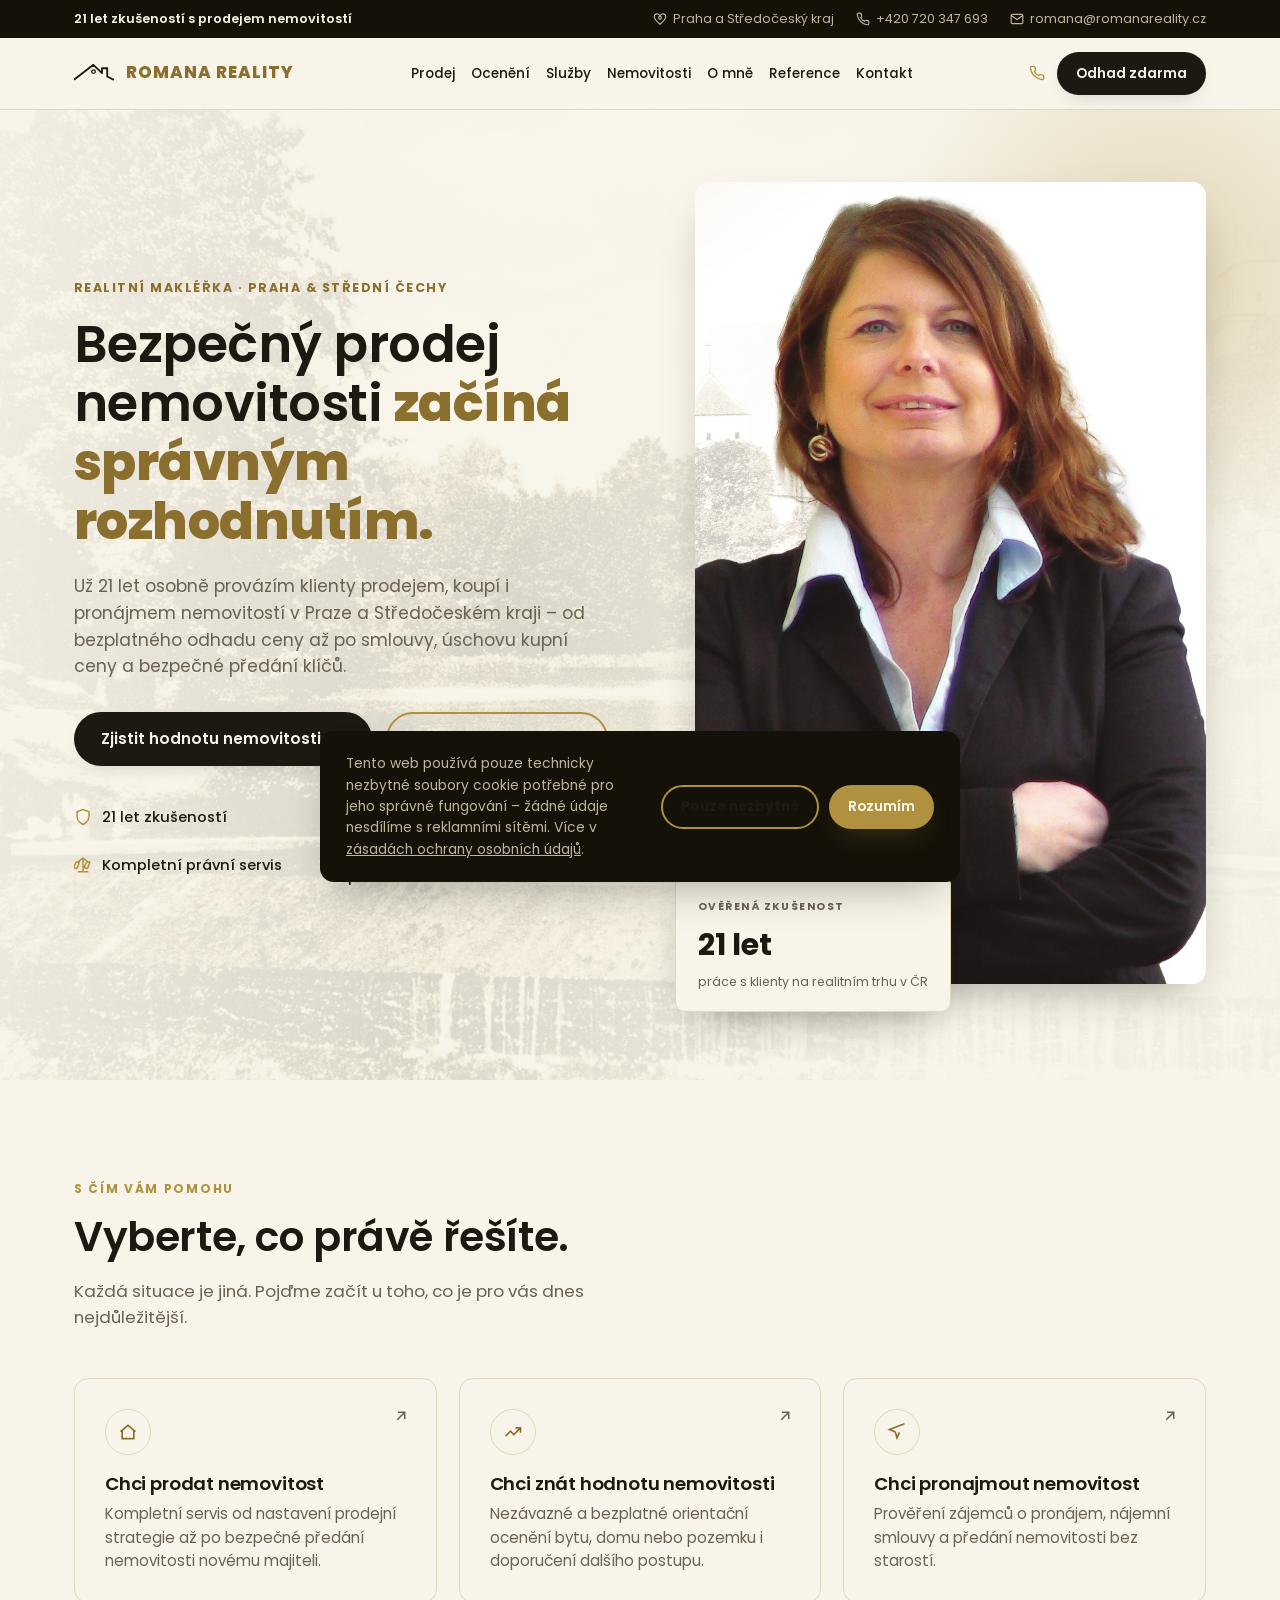
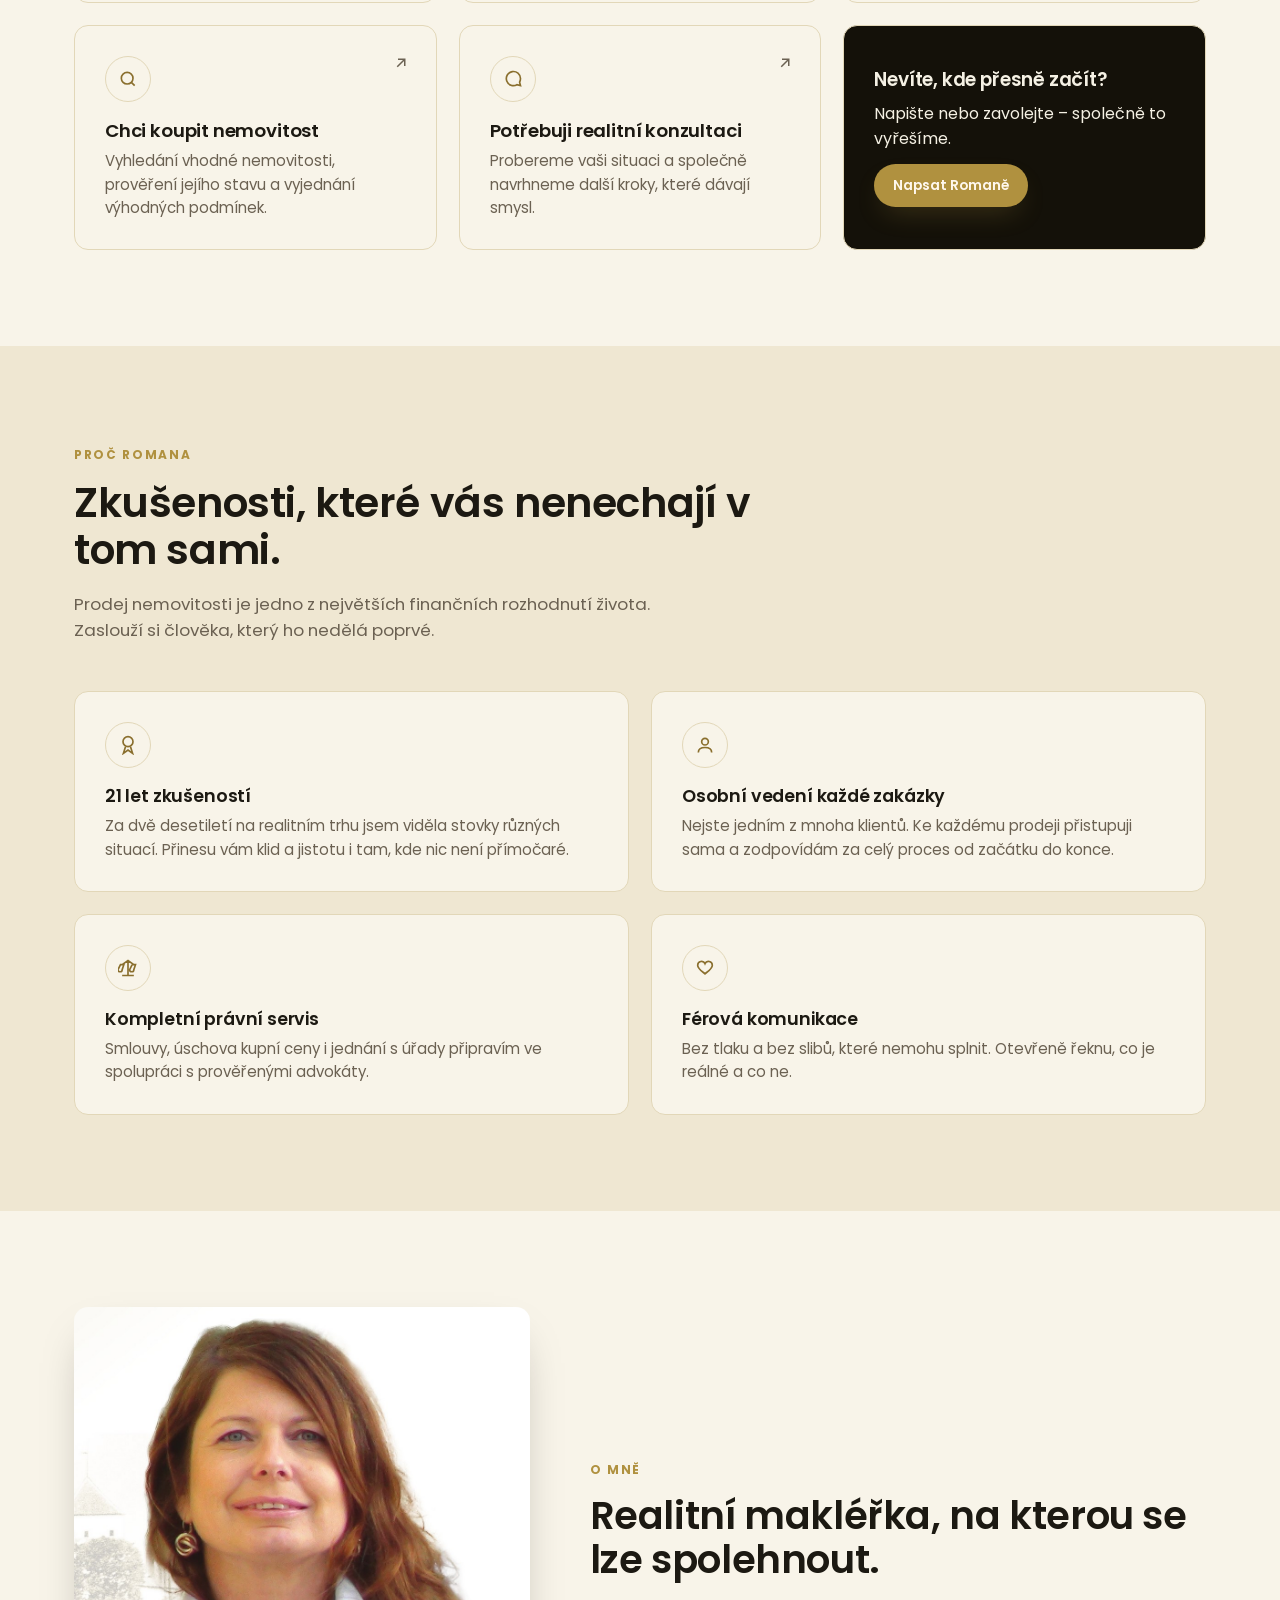
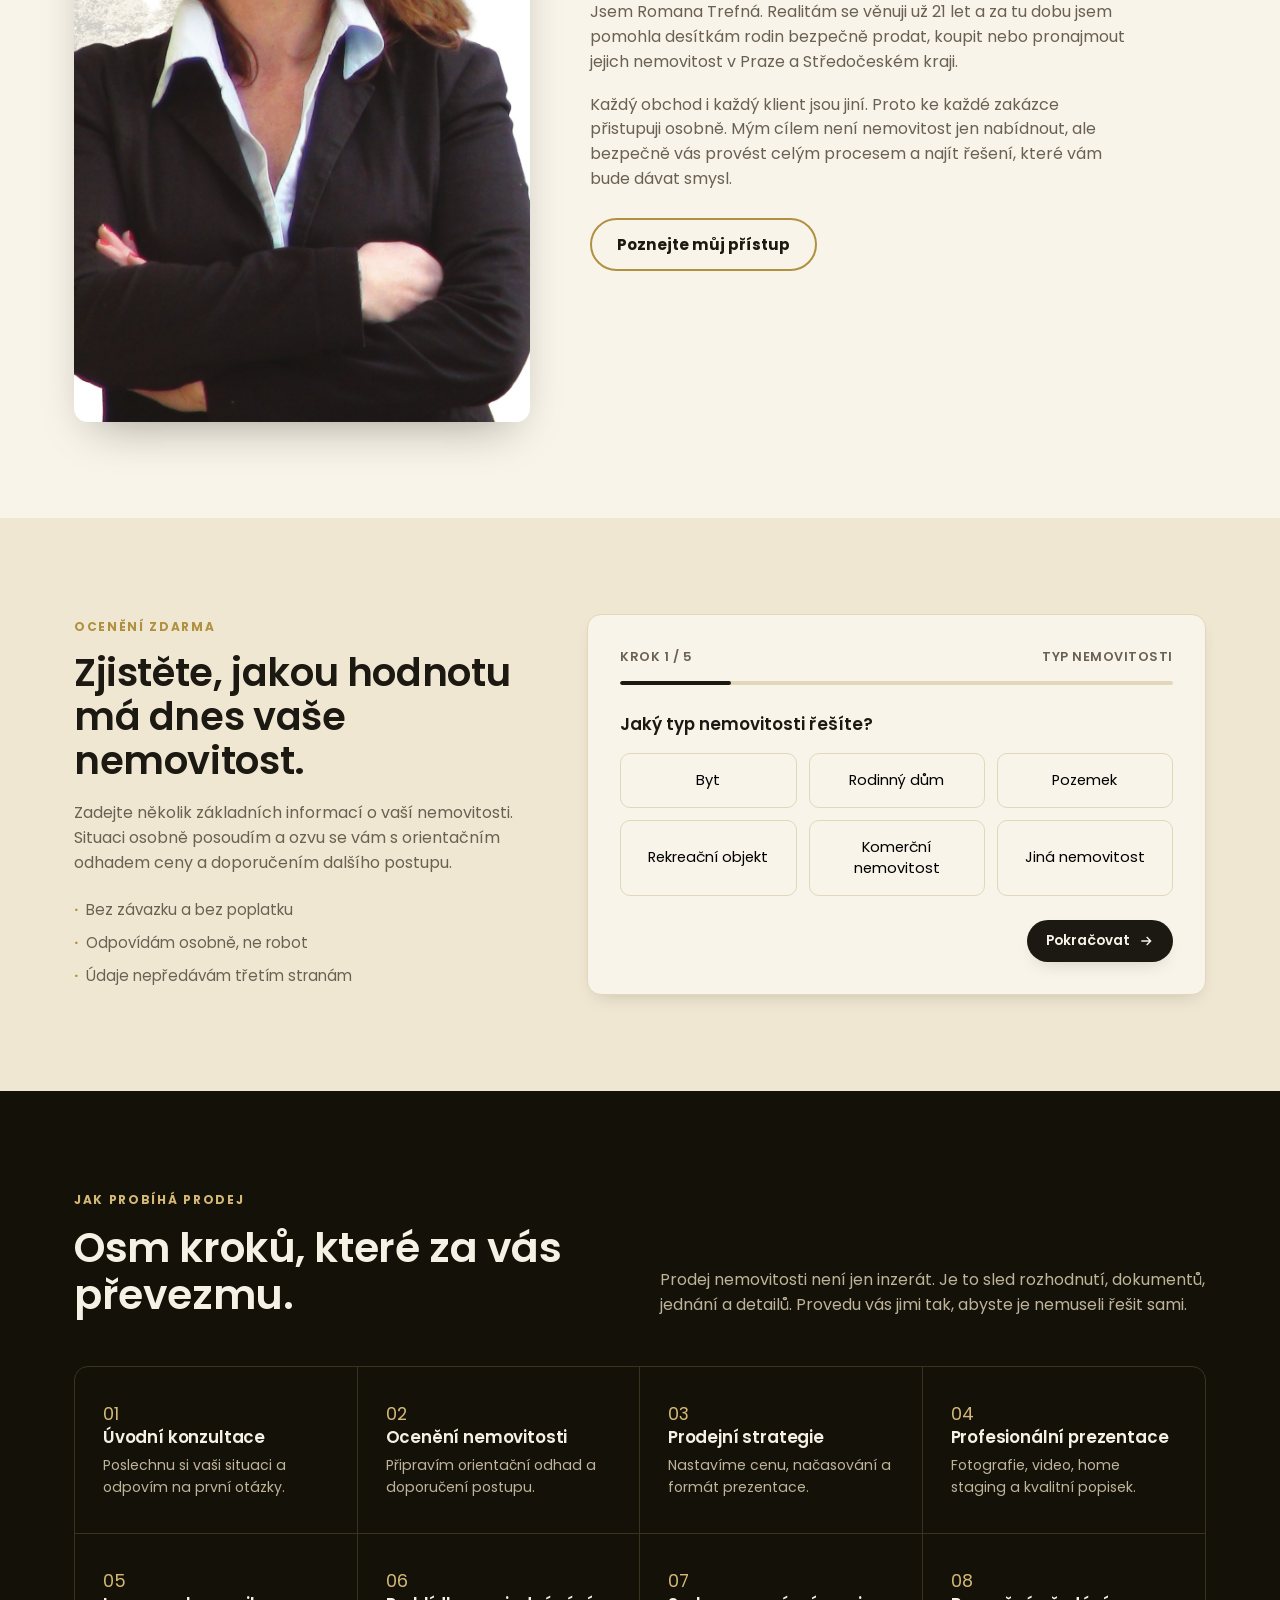
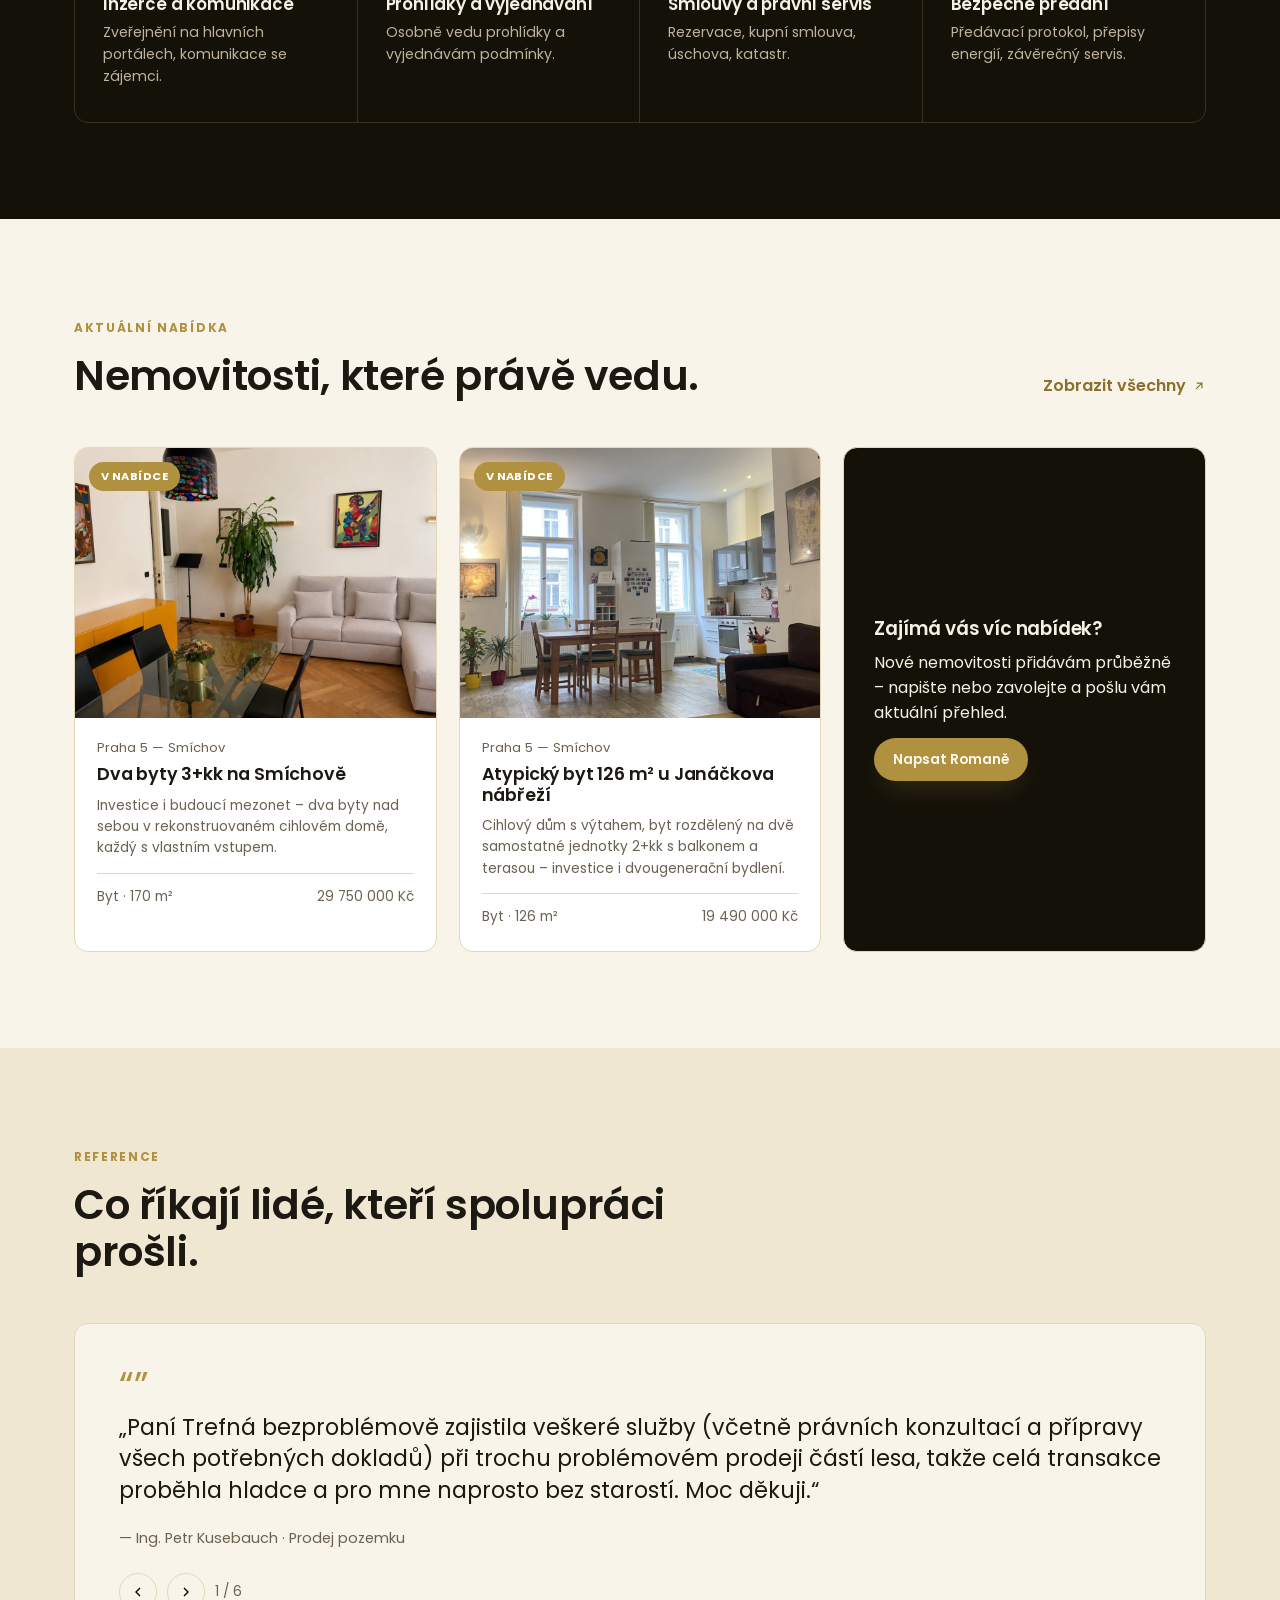
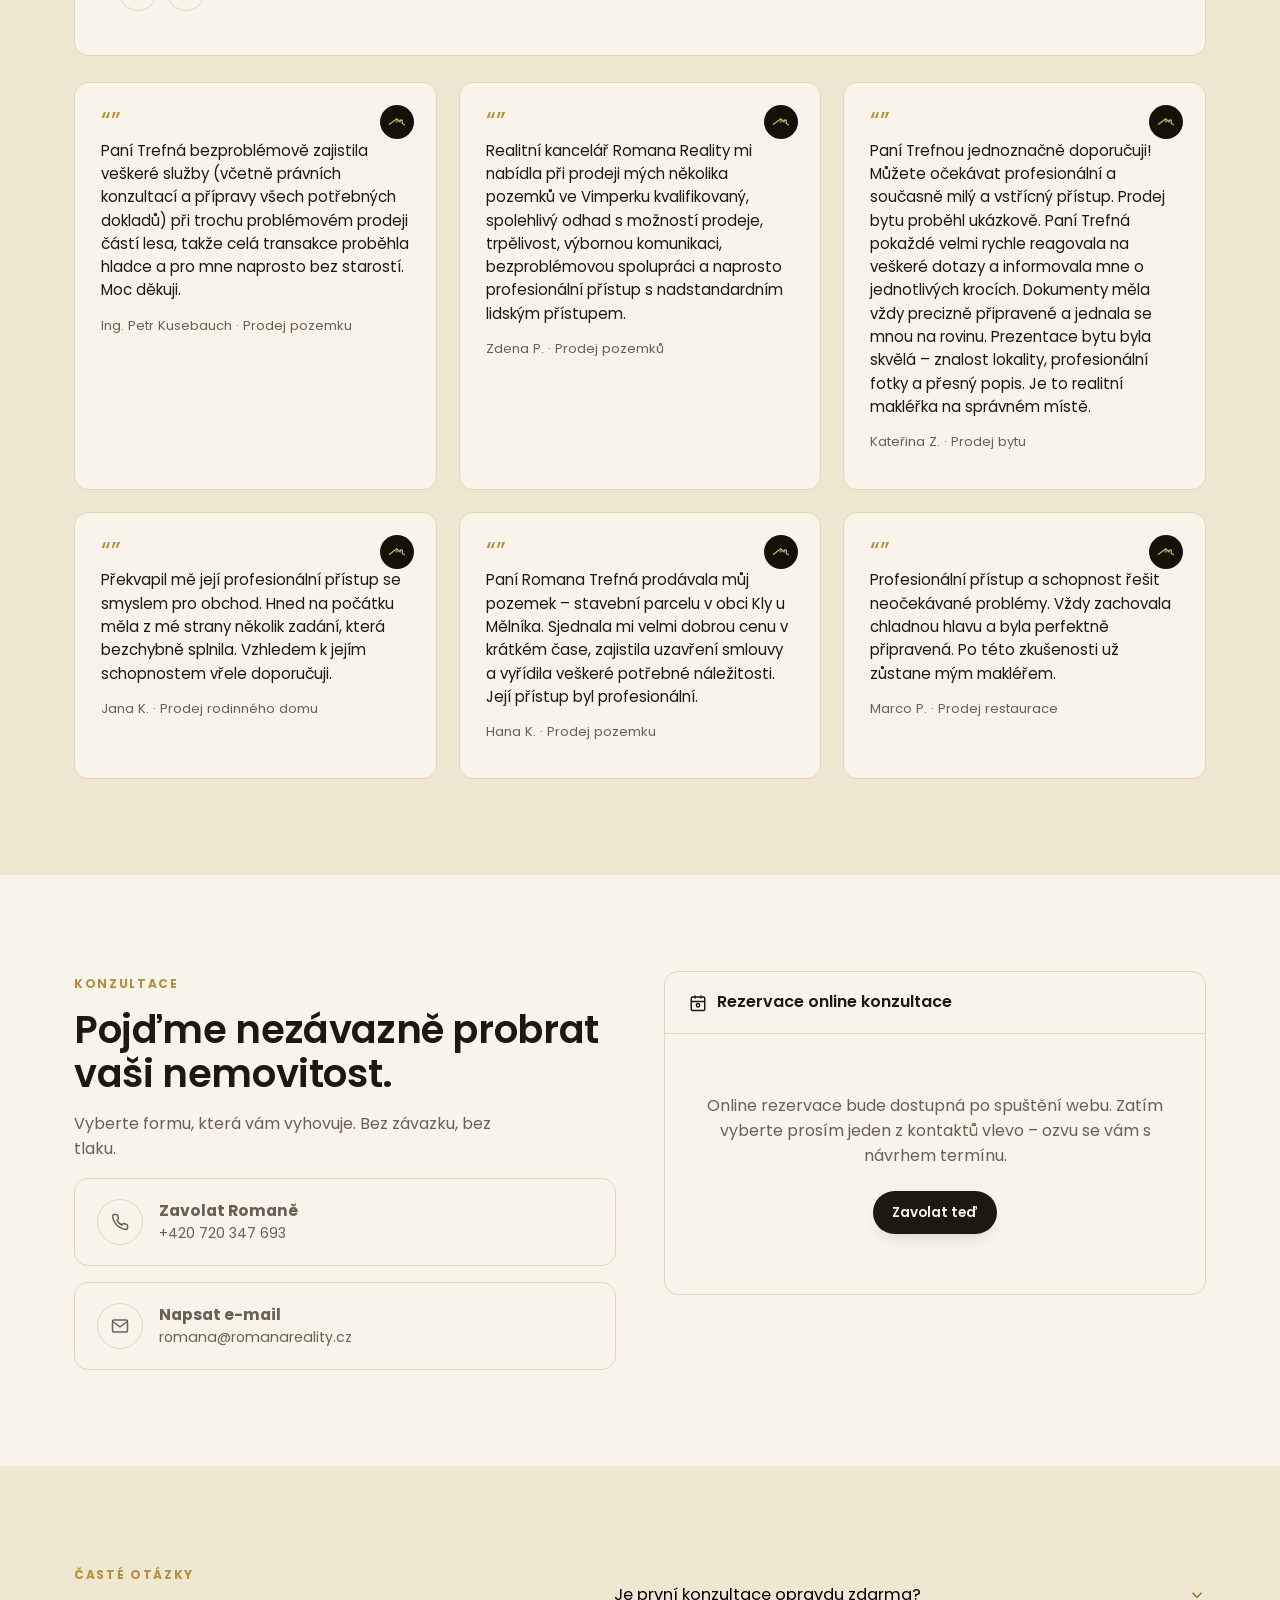
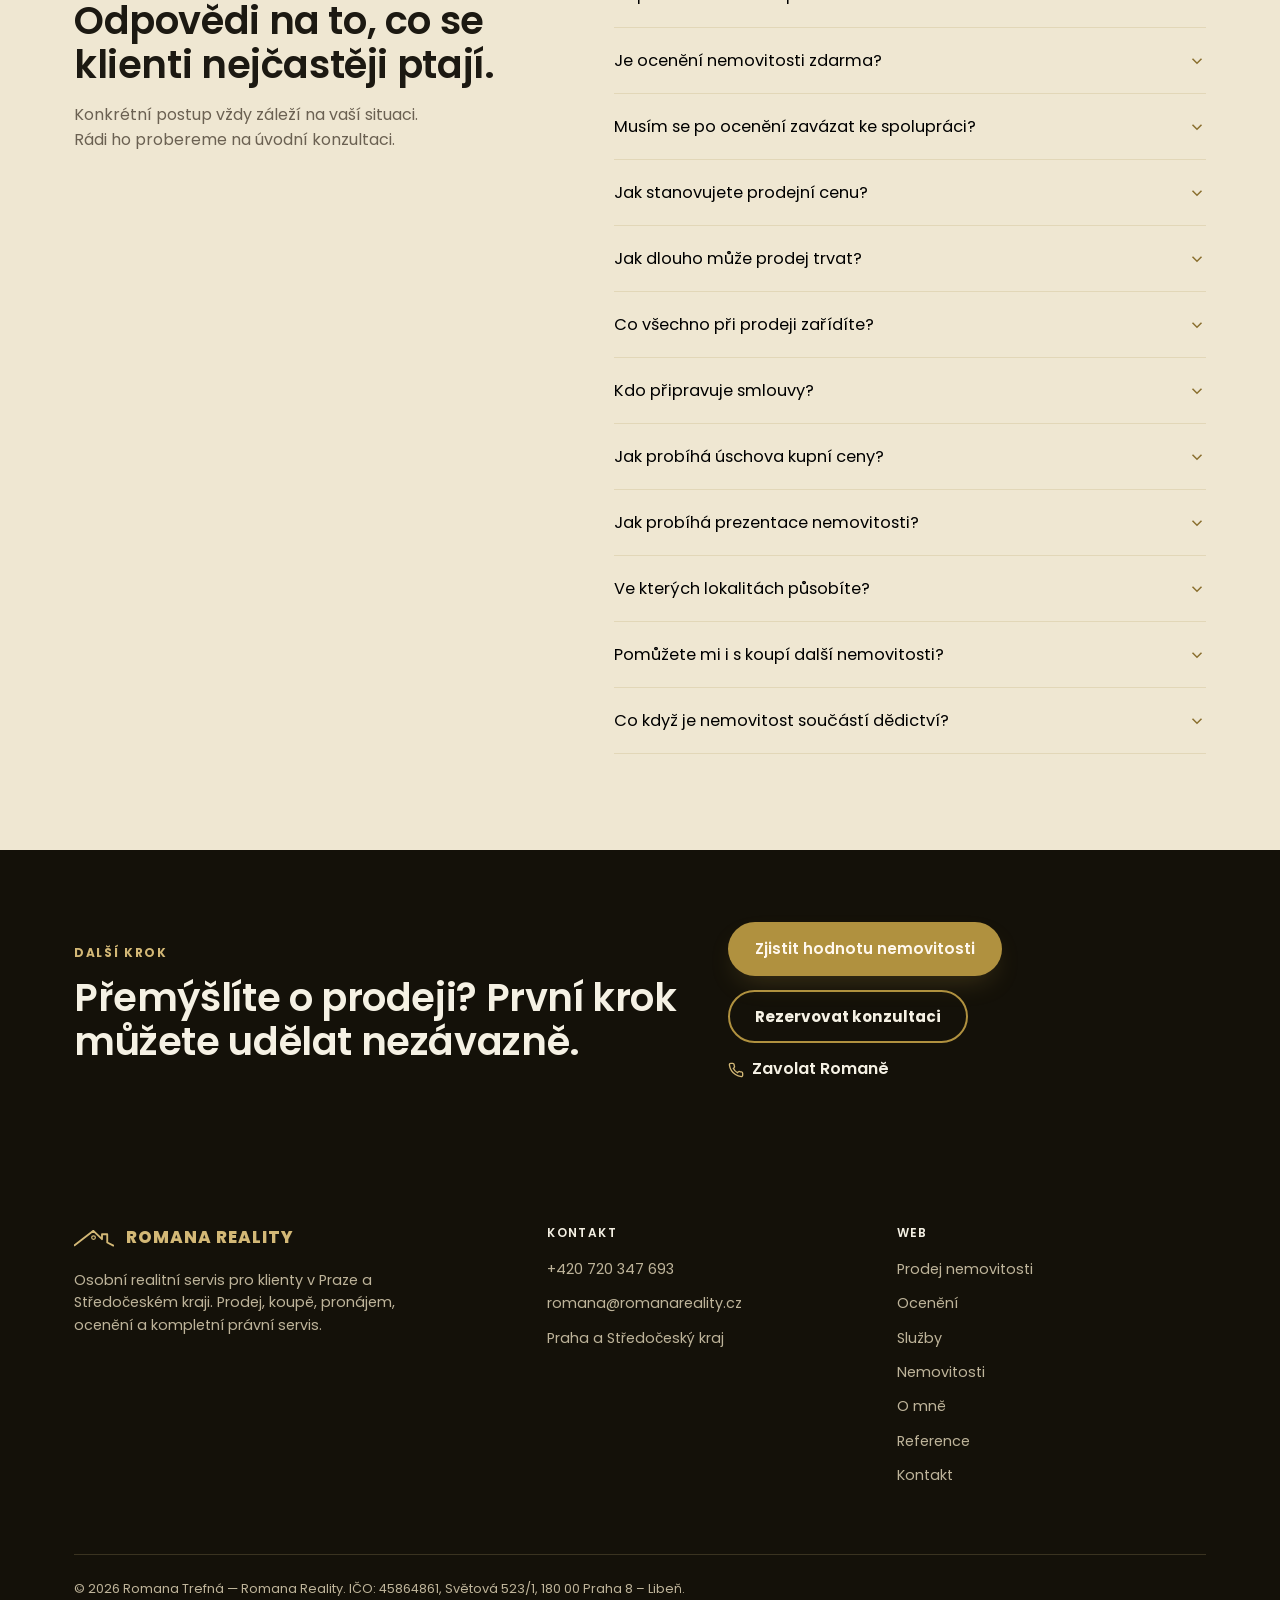
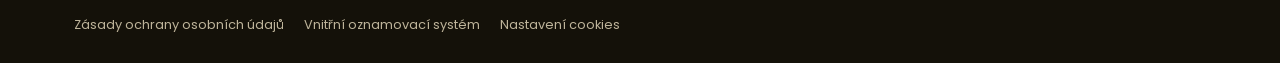
<file: index.html>
<!doctype html>
<html lang="cs">
<head>
<meta charset="UTF-8" />
<meta name="viewport" content="width=device-width, initial-scale=1" />
<title>Romana Trefná – Realitní makléřka Praha a Střední Čechy | Romana Reality</title>
<meta name="description" content="Romana Trefná, realitní makléřka s 21 lety praxe, vám bezpečně pomůže prodat, koupit nebo pronajmout nemovitost v Praze a Středočeském kraji. Odhad ceny nemovitosti zdarma, kompletní právní servis a osobní přístup ke každé zakázce." />
<link rel="canonical" href="https://www.romanareality.cz/" />
<meta name="robots" content="index, follow" />

<!-- Open Graph -->
<meta property="og:type" content="website" />
<meta property="og:locale" content="cs_CZ" />
<meta property="og:site_name" content="Romana Reality" />
<meta property="og:title" content="Romana Trefná – Realitní makléřka Praha a Střední Čechy" />
<meta property="og:description" content="21 let zkušeností s bezpečným prodejem, koupí a pronájmem nemovitostí v Praze a Středočeském kraji. Odhad ceny nemovitosti zdarma." />
<meta property="og:url" content="https://www.romanareality.cz/" />
<meta property="og:image" content="https://www.romanareality.cz/images/romana-trefna.jpg" />
<meta name="twitter:card" content="summary_large_image" />

<link rel="preconnect" href="https://fonts.googleapis.com" />
<link rel="preconnect" href="https://fonts.gstatic.com" crossorigin />
<link href="https://fonts.googleapis.com/css2?family=Poppins:ital,wght@0,300;0,400;0,500;0,600;0,700;0,800;0,900;1,500&display=swap" rel="stylesheet" />
<link rel="stylesheet" href="css/style.css" />
<link rel="icon" href="data:image/svg+xml,%3Csvg xmlns='http://www.w3.org/2000/svg' viewBox='0 0 64 64'%3E%3Crect width='64' height='64' rx='14' fill='%23f8f4e9'/%3E%3Cpath d='M8 42 L32 13 L44 27 L44 19 L52 19 L52 34 L59 41' stroke='%23b0913f' stroke-width='5' fill='none' stroke-linecap='round' stroke-linejoin='round'/%3E%3Ccircle cx='32' cy='20' r='3.5' stroke='%23b0913f' stroke-width='3' fill='none'/%3E%3C/svg%3E" />

<script type="application/ld+json">
{
  "@context": "https://schema.org",
  "@type": "RealEstateAgent",
  "name": "Romana Reality – Romana Trefná",
  "founder": { "@type": "Person", "name": "Romana Trefná" },
  "image": "https://www.romanareality.cz/images/romana-trefna.jpg",
  "url": "https://www.romanareality.cz/",
  "telephone": "+420720347693",
  "email": "romana@romanareality.cz",
  "taxID": "45864861",
  "address": {
    "@type": "PostalAddress",
    "streetAddress": "Světová 523/1",
    "postalCode": "180 00",
    "addressLocality": "Praha 8 – Libeň",
    "addressCountry": "CZ"
  },
  "areaServed": [
    { "@type": "AdministrativeArea", "name": "Praha" },
    { "@type": "AdministrativeArea", "name": "Středočeský kraj" }
  ],
  "priceRange": "Odhad nemovitosti zdarma",
  "sameAs": []
}
</script>
<script type="application/ld+json">
{
  "@context": "https://schema.org",
  "@type": "FAQPage",
  "mainEntity": [
    { "@type": "Question", "name": "Je první konzultace opravdu zdarma?", "acceptedAnswer": { "@type": "Answer", "text": "Ano. Úvodní konzultace je nezávazná a zcela bez poplatku. Probereme vaši situaci a doporučím vám další kroky." } },
    { "@type": "Question", "name": "Je ocenění nemovitosti zdarma?", "acceptedAnswer": { "@type": "Answer", "text": "Ano, orientační ocenění nemovitosti provádím zdarma a bez závazku ke spolupráci." } },
    { "@type": "Question", "name": "Musím se po ocenění zavázat ke spolupráci?", "acceptedAnswer": { "@type": "Answer", "text": "Ne. Ocenění i konzultace jsou nezávazné. Rozhodnutí, jak dál postupovat, je vždy na vás." } },
    { "@type": "Question", "name": "Jak stanovujete prodejní cenu?", "acceptedAnswer": { "@type": "Answer", "text": "Cenu stanovuji na základě porovnání s aktuálně nabízenými i skutečně prodanými nemovitostmi v okolí, stavu nemovitosti a aktuální situace na trhu." } },
    { "@type": "Question", "name": "Jak dlouho může prodej trvat?", "acceptedAnswer": { "@type": "Answer", "text": "Doba prodeje závisí na typu nemovitosti, lokalitě a nastavené ceně. Obvykle se pohybuje od několika týdnů do několika měsíců." } },
    { "@type": "Question", "name": "Co všechno při prodeji zařídíte?", "acceptedAnswer": { "@type": "Answer", "text": "Od úvodní konzultace přes ocenění, přípravu prezentace a inzerci, prohlídky až po smlouvy, úschovu kupní ceny a předání nemovitosti." } },
    { "@type": "Question", "name": "Kdo připravuje smlouvy?", "acceptedAnswer": { "@type": "Answer", "text": "Veškeré smlouvy připravuji ve spolupráci s prověřenými advokáty, kteří kontrolují právní stránku celého prodeje." } },
    { "@type": "Question", "name": "Jak probíhá úschova kupní ceny?", "acceptedAnswer": { "@type": "Answer", "text": "Kupní cena je bezpečně uschována u advokáta nebo v bance a prodávajícímu je vyplacena až po splnění dohodnutých podmínek." } },
    { "@type": "Question", "name": "Jak probíhá prezentace nemovitosti?", "acceptedAnswer": { "@type": "Answer", "text": "Nemovitost profesionálně vyfotím, případně natočím video, připravím kvalitní popisek a zveřejním ji na hlavních realitních portálech." } },
    { "@type": "Question", "name": "Ve kterých lokalitách působíte?", "acceptedAnswer": { "@type": "Answer", "text": "Působím především v Praze a Středočeském kraji, konkrétní lokalitu ale vždy raději probereme individuálně." } },
    { "@type": "Question", "name": "Pomůžete mi i s koupí další nemovitosti?", "acceptedAnswer": { "@type": "Answer", "text": "Ano, rádi vám pomohu i s vyhledáním, prověřením a koupí nové nemovitosti." } },
    { "@type": "Question", "name": "Co když je nemovitost součástí dědictví?", "acceptedAnswer": { "@type": "Answer", "text": "I s prodejem nemovitosti z dědictví mám zkušenosti. Provedu vás potřebnými kroky a v případě potřeby spolupracuji s notářem." } }
  ]
}
</script>
</head>
<body>

<div class="topbar">
  <div class="container">
    <span class="topbar__claim">21 let zkušeností s prodejem nemovitostí</span>
    <div class="topbar__meta">
      <a href="#kontakt">
        <svg width="14" height="14" viewBox="0 0 24 24" fill="none" stroke="currentColor" stroke-width="2"><path d="M12 21s-7-6.1-9-10a5 5 0 1 1 9-4 5 5 0 1 1 9 4c-2 3.9-9 10-9 10Z"/><circle cx="12" cy="10" r="2.5"/></svg>
        Praha a Středočeský kraj
      </a>
      <a href="tel:+420720347693">
        <svg width="14" height="14" viewBox="0 0 24 24" fill="none" stroke="currentColor" stroke-width="2"><path d="M22 16.9v3a2 2 0 0 1-2.2 2 19.8 19.8 0 0 1-8.6-3.1 19.5 19.5 0 0 1-6-6A19.8 19.8 0 0 1 2.1 4.2 2 2 0 0 1 4.1 2h3a2 2 0 0 1 2 1.7c.1.9.3 1.8.6 2.7a2 2 0 0 1-.5 2.1L8 9.7a16 16 0 0 0 6.3 6.3l1.2-1.2a2 2 0 0 1 2.1-.5c.9.3 1.8.5 2.7.6a2 2 0 0 1 1.7 2Z"/></svg>
        +420 720 347 693
      </a>
      <a href="mailto:romana@romanareality.cz">
        <svg width="14" height="14" viewBox="0 0 24 24" fill="none" stroke="currentColor" stroke-width="2"><rect x="2" y="4" width="20" height="16" rx="2"/><path d="m22 6-10 7L2 6"/></svg>
        romana@romanareality.cz
      </a>
    </div>
  </div>
</div>

<header class="site-header">
  <div class="container">
    <a href="#top" class="brand">
      <svg class="brand__icon" viewBox="0 0 130 55" fill="none" xmlns="http://www.w3.org/2000/svg" aria-hidden="true">
        <path d="M2 48 L63 1 L91 28 L91 12 L108 12 L108 39 L128 49" stroke="currentColor" stroke-width="6" stroke-linecap="round" stroke-linejoin="round"/>
        <circle cx="63.5" cy="23" r="6" stroke="currentColor" stroke-width="4"/>
      </svg>
      <span>
        <span class="brand__name">Romana Reality</span>
        <span class="brand__tag">20 let na realitním trhu</span>
      </span>
    </a>

    <nav class="main-nav" id="mainNav" aria-label="Hlavní navigace">
      <a href="#prodej">Prodej</a>
      <a href="#oceneni">Ocenění</a>
      <a href="#sluzby">Služby</a>
      <a href="#nemovitosti">Nemovitosti</a>
      <a href="#o-mne">O mně</a>
      <a href="#reference">Reference</a>
      <a href="#kontakt">Kontakt</a>
    </nav>

    <div class="header-actions">
      <a class="header-phone" href="tel:+420720347693">
        <svg width="16" height="16" viewBox="0 0 24 24" fill="none" stroke="currentColor" stroke-width="2"><path d="M22 16.9v3a2 2 0 0 1-2.2 2 19.8 19.8 0 0 1-8.6-3.1 19.5 19.5 0 0 1-6-6A19.8 19.8 0 0 1 2.1 4.2 2 2 0 0 1 4.1 2h3a2 2 0 0 1 2 1.7c.1.9.3 1.8.6 2.7a2 2 0 0 1-.5 2.1L8 9.7a16 16 0 0 0 6.3 6.3l1.2-1.2a2 2 0 0 1 2.1-.5c.9.3 1.8.5 2.7.6a2 2 0 0 1 1.7 2Z"/></svg>
        <span>+420 720 347 693</span>
      </a>
      <a class="btn btn--primary btn--sm" href="#oceneni">Odhad zdarma</a>
      <button class="nav-toggle" id="navToggle" aria-label="Otevřít menu" aria-expanded="false" aria-controls="mainNav">
        <span></span><span></span><span></span>
      </button>
    </div>
  </div>
</header>

<main id="top">

  <!-- HERO -->
  <section class="hero">
    <div class="container">
      <div class="hero__copy">
        <span class="hero__eyebrow">Realitní makléřka · Praha &amp; Střední Čechy</span>
        <h1>Bezpečný prodej nemovitosti <em>začíná správným rozhodnutím.</em></h1>
        <p class="hero__lede">Už 21 let osobně provázím klienty prodejem, koupí i pronájmem nemovitostí v Praze a Středočeském kraji &ndash; od bezplatného odhadu ceny až po smlouvy, úschovu kupní ceny a bezpečné předání klíčů.</p>
        <div class="hero__ctas">
          <a class="btn btn--primary" href="#oceneni">Zjistit hodnotu nemovitosti
            <svg width="16" height="16" viewBox="0 0 24 24" fill="none" stroke="currentColor" stroke-width="2"><path d="M5 12h14M13 6l6 6-6 6"/></svg>
          </a>
          <a class="btn btn--outline" href="#kontakt">Domluvit konzultaci</a>
        </div>
        <ul class="hero__facts">
          <li><svg width="18" height="18" viewBox="0 0 24 24" fill="none" stroke="currentColor" stroke-width="2"><path d="M12 22s8-4 8-11V5l-8-3-8 3v6c0 7 8 11 8 11Z"/></svg> 21 let zkušeností</li>
          <li><svg width="18" height="18" viewBox="0 0 24 24" fill="none" stroke="currentColor" stroke-width="2"><path d="M17 2.1 21 6l-4 4M3 12v-1a4 4 0 0 1 4-4h14M7 21.9 3 18l4-4M21 12v1a4 4 0 0 1-4 4H3"/></svg> Odhad ceny zdarma</li>
          <li><svg width="18" height="18" viewBox="0 0 24 24" fill="none" stroke="currentColor" stroke-width="2"><path d="M12 3v18M5 8l7-5 7 5M3 8h4l-2 6a2.5 2.5 0 0 1-5 0Zm14 0h4l-2 6a2.5 2.5 0 0 1-5 0ZM5 21h14"/></svg> Kompletní právní servis</li>
          <li><svg width="18" height="18" viewBox="0 0 24 24" fill="none" stroke="currentColor" stroke-width="2"><path d="m8.5 14.5-3-3a2 2 0 0 1 0-3l1-1a2 2 0 0 1 3 0m4 7 3 3a2 2 0 0 0 3 0l1-1a2 2 0 0 0 0-3m-11-3 5.5 5.5m-2-9L14 8m-5 5 6-6"/></svg> Osobní vedení celého procesu</li>
        </ul>
      </div>

      <div class="hero__media">
        <div class="media-placeholder">
          <img src="images/romana-trefna.jpg" alt="Romana Trefná, realitní makléřka Romana Reality" width="1000" height="1570" loading="eager" />
        </div>
        <div class="hero__badge">
          <span class="eyebrow">Ověřená zkušenost</span>
          <strong>21 let</strong>
          <span>práce s klienty na realitním trhu v ČR</span>
        </div>
      </div>
    </div>
  </section>

  <!-- SLUŽBY -->
  <section class="section" id="sluzby">
    <div class="container">
      <div class="section-head">
        <span class="eyebrow">S čím vám pomohu</span>
        <h2 class="section-title">Vyberte, co právě řešíte.</h2>
        <p class="section-lede">Každá situace je jiná. Pojďme začít u toho, co je pro vás dnes nejdůležitější.</p>
      </div>

      <div class="grid grid--3">
        <a class="card service-card" href="#prodej">
          <span class="service-card__arrow"><svg width="18" height="18" viewBox="0 0 24 24" fill="none" stroke="currentColor" stroke-width="2"><path d="M7 17 17 7M8 7h9v9"/></svg></span>
          <span class="icon-badge"><svg width="20" height="20" viewBox="0 0 24 24" fill="none" stroke="currentColor" stroke-width="2"><path d="M3 11.5 12 4l9 7.5M5 10v10h14V10"/></svg></span>
          <h3>Chci prodat nemovitost</h3>
          <p>Kompletní servis od nastavení prodejní strategie až po bezpečné předání nemovitosti novému majiteli.</p>
        </a>
        <a class="card service-card" href="#oceneni">
          <span class="service-card__arrow"><svg width="18" height="18" viewBox="0 0 24 24" fill="none" stroke="currentColor" stroke-width="2"><path d="M7 17 17 7M8 7h9v9"/></svg></span>
          <span class="icon-badge"><svg width="20" height="20" viewBox="0 0 24 24" fill="none" stroke="currentColor" stroke-width="2"><path d="M3 17 9 11l4 4 8-8M21 13V7h-6"/></svg></span>
          <h3>Chci znát hodnotu nemovitosti</h3>
          <p>Nezávazné a bezplatné orientační ocenění bytu, domu nebo pozemku i doporučení dalšího postupu.</p>
        </a>
        <a class="card service-card" href="#kontakt">
          <span class="service-card__arrow"><svg width="18" height="18" viewBox="0 0 24 24" fill="none" stroke="currentColor" stroke-width="2"><path d="M7 17 17 7M8 7h9v9"/></svg></span>
          <span class="icon-badge"><svg width="20" height="20" viewBox="0 0 24 24" fill="none" stroke="currentColor" stroke-width="2"><path d="M21 2 3 9l7 3 2 7 3-6.5"/></svg></span>
          <h3>Chci pronajmout nemovitost</h3>
          <p>Prověření zájemců o pronájem, nájemní smlouvy a předání nemovitosti bez starostí.</p>
        </a>
        <a class="card service-card" href="#kontakt">
          <span class="service-card__arrow"><svg width="18" height="18" viewBox="0 0 24 24" fill="none" stroke="currentColor" stroke-width="2"><path d="M7 17 17 7M8 7h9v9"/></svg></span>
          <span class="icon-badge"><svg width="20" height="20" viewBox="0 0 24 24" fill="none" stroke="currentColor" stroke-width="2"><circle cx="11" cy="11" r="7"/><path d="m20 20-4-4"/></svg></span>
          <h3>Chci koupit nemovitost</h3>
          <p>Vyhledání vhodné nemovitosti, prověření jejího stavu a vyjednání výhodných podmínek.</p>
        </a>
        <a class="card service-card" href="#kontakt">
          <span class="service-card__arrow"><svg width="18" height="18" viewBox="0 0 24 24" fill="none" stroke="currentColor" stroke-width="2"><path d="M7 17 17 7M8 7h9v9"/></svg></span>
          <span class="icon-badge"><svg width="20" height="20" viewBox="0 0 24 24" fill="none" stroke="currentColor" stroke-width="2"><path d="M21 11.5a8.4 8.4 0 0 1-1.1 4.2L21 20l-4.3-1.1a8.5 8.5 0 1 1 4.3-7.4Z"/></svg></span>
          <h3>Potřebuji realitní konzultaci</h3>
          <p>Probereme vaši situaci a společně navrhneme další kroky, které dávají smysl.</p>
        </a>
        <a class="card card--cta" href="#kontakt">
          <h3>Nevíte, kde přesně začít?</h3>
          <p>Napište nebo zavolejte &ndash; společně to vyřešíme.</p>
          <span class="btn btn--accent btn--sm">Napsat Romaně</span>
        </a>
      </div>
    </div>
  </section>

  <!-- PROČ ROMANA -->
  <section class="section section--alt">
    <div class="container">
      <div class="section-head">
        <span class="eyebrow">Proč Romana</span>
        <h2 class="section-title">Zkušenosti, které vás nenechají v tom sami.</h2>
        <p class="section-lede">Prodej nemovitosti je jedno z největších finančních rozhodnutí života. Zaslouží si člověka, který ho nedělá poprvé.</p>
      </div>
      <div class="grid grid--2">
        <div class="card why-card">
          <span class="icon-badge"><svg width="20" height="20" viewBox="0 0 24 24" fill="none" stroke="currentColor" stroke-width="2"><circle cx="12" cy="8" r="6"/><path d="M9 14 6.5 22 12 18l5.5 4L15 14"/></svg></span>
          <h3>21 let zkušeností</h3>
          <p>Za dvě desetiletí na realitním trhu jsem viděla stovky různých situací. Přinesu vám klid a jistotu i tam, kde nic není přímočaré.</p>
        </div>
        <div class="card why-card">
          <span class="icon-badge"><svg width="20" height="20" viewBox="0 0 24 24" fill="none" stroke="currentColor" stroke-width="2"><circle cx="12" cy="8" r="4"/><path d="M4 21c0-4 3.6-6 8-6s8 2 8 6"/></svg></span>
          <h3>Osobní vedení každé zakázky</h3>
          <p>Nejste jedním z mnoha klientů. Ke každému prodeji přistupuji sama a zodpovídám za celý proces od začátku do konce.</p>
        </div>
        <div class="card why-card">
          <span class="icon-badge"><svg width="20" height="20" viewBox="0 0 24 24" fill="none" stroke="currentColor" stroke-width="2"><path d="M12 3v18M5 8l7-5 7 5M3 8h4l-2 6a2.5 2.5 0 0 1-5 0Zm14 0h4l-2 6a2.5 2.5 0 0 1-5 0ZM5 21h14"/></svg></span>
          <h3>Kompletní právní servis</h3>
          <p>Smlouvy, úschova kupní ceny i jednání s úřady připravím ve spolupráci s prověřenými advokáty.</p>
        </div>
        <div class="card why-card">
          <span class="icon-badge"><svg width="20" height="20" viewBox="0 0 24 24" fill="none" stroke="currentColor" stroke-width="2"><path d="M20.8 8.6c0 4-4.7 7-8.8 10.4C7.9 15.6 3.2 12.6 3.2 8.6a4.6 4.6 0 0 1 8.8-1.8 4.6 4.6 0 0 1 8.8 1.8Z"/></svg></span>
          <h3>Férová komunikace</h3>
          <p>Bez tlaku a bez slibů, které nemohu splnit. Otevřeně řeknu, co je reálné a co ne.</p>
        </div>
      </div>
    </div>
  </section>

  <!-- O MNĚ -->
  <section class="section" id="o-mne">
    <div class="container about">
      <div class="about__media">
        <div class="media-placeholder">
          <img src="images/romana-trefna.jpg" alt="Romana Trefná, realitní makléřka s 21 lety praxe" width="1000" height="1570" loading="lazy" />
        </div>
      </div>
      <div>
        <span class="eyebrow">O mně</span>
        <h2>Realitní makléřka, na kterou se lze spolehnout.</h2>
        <p>Jsem Romana Trefná. Realitám se věnuji už 21 let a za tu dobu jsem pomohla desítkám rodin bezpečně prodat, koupit nebo pronajmout jejich nemovitost v Praze a Středočeském kraji.</p>
        <p>Každý obchod i každý klient jsou jiní. Proto ke každé zakázce přistupuji osobně. Mým cílem není nemovitost jen nabídnout, ale bezpečně vás provést celým procesem a najít řešení, které vám bude dávat smysl.</p>
        <a class="btn btn--outline" href="#reference">Poznejte můj přístup</a>
      </div>
    </div>
  </section>

  <!-- OCENĚNÍ -->
  <section class="section section--alt" id="oceneni">
    <div class="container valuation">
      <div>
        <span class="eyebrow">Ocenění zdarma</span>
        <h2>Zjistěte, jakou hodnotu má dnes vaše nemovitost.</h2>
        <p class="lede">Zadejte několik základních informací o vaší nemovitosti. Situaci osobně posoudím a ozvu se vám s orientačním odhadem ceny a doporučením dalšího postupu.</p>
        <ul class="valuation__points">
          <li>Bez závazku a bez poplatku</li>
          <li>Odpovídám osobně, ne robot</li>
          <li>Údaje nepředávám třetím stranám</li>
        </ul>
      </div>

      <form class="wizard" id="valuationWizard" novalidate>
        <div class="wizard__head">
          <span id="wizardStepLabel">Krok 1 / 5</span>
          <span id="wizardStepName">Typ nemovitosti</span>
        </div>
        <div class="wizard__progress"><div class="wizard__progress-bar" id="wizardProgressBar"></div></div>

        <div class="wizard__step is-active" data-step="1">
          <p class="wizard__question">Jaký typ nemovitosti řešíte?</p>
          <div class="wizard__options" data-group="typ">
            <button type="button" class="option-btn">Byt</button>
            <button type="button" class="option-btn">Rodinný dům</button>
            <button type="button" class="option-btn">Pozemek</button>
            <button type="button" class="option-btn">Rekreační objekt</button>
            <button type="button" class="option-btn">Komerční nemovitost</button>
            <button type="button" class="option-btn">Jiná nemovitost</button>
          </div>
        </div>

        <div class="wizard__step" data-step="2">
          <p class="wizard__question">Kde se nemovitost nachází?</p>
          <div class="wizard__field">
            <label for="wLocation">Město / obec a lokalita</label>
            <input type="text" id="wLocation" name="location" placeholder="např. Praha 5 – Smíchov" />
          </div>
        </div>

        <div class="wizard__step" data-step="3">
          <p class="wizard__question" id="wizardParamsQuestion">Jaké jsou parametry nemovitosti?</p>

          <div class="wizard__params" data-params="byt">
            <div class="wizard__field">
              <label for="wBytDispozice">Dispozice</label>
              <select id="wBytDispozice" name="byt_dispozice">
                <option value="">Vyberte dispozici</option>
                <option>1+kk</option>
                <option>1+1</option>
                <option>2+kk</option>
                <option>2+1</option>
                <option>3+kk</option>
                <option>3+1</option>
                <option>4+kk</option>
                <option>4+1</option>
                <option>5+kk a větší</option>
              </select>
            </div>
            <div class="wizard__field">
              <label for="wBytPlocha">Užitná plocha (m²)</label>
              <input type="number" id="wBytPlocha" name="byt_plocha" min="1" placeholder="např. 68" />
            </div>
            <div class="wizard__field">
              <label for="wBytVlastnictvi">Vlastnictví</label>
              <select id="wBytVlastnictvi" name="byt_vlastnictvi">
                <option value="">Vyberte typ vlastnictví</option>
                <option>Osobní</option>
                <option>Družstevní</option>
                <option>Jiné</option>
              </select>
            </div>
            <div class="wizard__field">
              <label for="wBytStavba">Stavba</label>
              <select id="wBytStavba" name="byt_stavba">
                <option value="">Vyberte typ stavby</option>
                <option>Panel</option>
                <option>Cihla</option>
                <option>Ostatní</option>
              </select>
            </div>
            <div class="wizard__field">
              <label for="wBytPatro">Patro</label>
              <input type="text" id="wBytPatro" name="byt_patro" placeholder="např. 3. z 8" />
            </div>
          </div>

          <div class="wizard__params" data-params="dum">
            <div class="wizard__field">
              <label for="wDumVelikost">Velikost</label>
              <input type="text" id="wDumVelikost" name="dum_velikost" placeholder="např. 3+1" />
            </div>
            <div class="wizard__field">
              <label for="wDumPlocha">Užitná plocha (m²)</label>
              <input type="number" id="wDumPlocha" name="dum_plocha" min="1" placeholder="např. 120" />
            </div>
            <div class="wizard__field">
              <label for="wDumPozemek">Plocha pozemku (m²)</label>
              <input type="number" id="wDumPozemek" name="dum_pozemek" min="1" placeholder="např. 500" />
            </div>
          </div>

          <div class="wizard__params" data-params="pozemek">
            <div class="wizard__field">
              <label for="wPozemekDruh">Druh pozemku</label>
              <select id="wPozemekDruh" name="pozemek_druh">
                <option value="">Vyberte druh pozemku</option>
                <option>Komerční</option>
                <option>Bydlení</option>
                <option>Zahrada</option>
                <option>Pole</option>
                <option>Les</option>
                <option>Rybník</option>
              </select>
            </div>
            <div class="wizard__field">
              <label for="wPozemekPlocha">Plocha pozemku (m²)</label>
              <input type="number" id="wPozemekPlocha" name="pozemek_plocha" min="1" placeholder="např. 800" />
            </div>
          </div>

          <div class="wizard__params" data-params="ostatni">
            <div class="wizard__field">
              <label for="wOstatniPlocha">Užitná plocha (m²)</label>
              <input type="number" id="wOstatniPlocha" name="ostatni_plocha" min="1" placeholder="např. 150" />
            </div>
            <div class="wizard__field">
              <label for="wOstatniPozemek">Plocha pozemku (m², nepovinné)</label>
              <input type="number" id="wOstatniPozemek" name="ostatni_pozemek" min="1" placeholder="např. 300" />
            </div>
          </div>
        </div>

        <div class="wizard__step" data-step="4">
          <p class="wizard__question">Co je vaším cílem?</p>
          <div class="wizard__options wizard__options--2" data-group="cil">
            <button type="button" class="option-btn">Prodej</button>
            <button type="button" class="option-btn">Pronájem</button>
            <button type="button" class="option-btn">Jen orientační ocenění</button>
            <button type="button" class="option-btn">Ještě nevím</button>
          </div>
        </div>

        <div class="wizard__step" data-step="5">
          <p class="wizard__question">Kam vám mám poslat odhad?</p>
          <div class="wizard__field">
            <label for="wName">Jméno a příjmení</label>
            <input type="text" id="wName" name="name" placeholder="Vaše jméno" />
          </div>
          <div class="wizard__field">
            <label for="wPhone">Telefon</label>
            <input type="tel" id="wPhone" name="phone" placeholder="+420 …" />
          </div>
          <div class="wizard__field">
            <label for="wEmail">E-mail (nepovinné)</label>
            <input type="email" id="wEmail" name="email" placeholder="vas@email.cz" />
          </div>
        </div>

        <div class="wizard__step wizard__success" data-step="success">
          <h3>Děkujeme za poptávku.</h3>
          <p>Otevřel se vám e-mailový klient s vyplněným shrnutím &ndash; jen ho odešlete a já se vám ozvu s orientačním odhadem. Pokud se e-mail neotevřel, napište mi přímo na <a href="mailto:romana@romanareality.cz">romana@romanareality.cz</a>.</p>
        </div>

        <div class="wizard__nav">
          <button type="button" class="btn--link" id="wizardBack">
            <svg width="16" height="16" viewBox="0 0 24 24" fill="none" stroke="currentColor" stroke-width="2"><path d="M19 12H5M11 18l-6-6 6-6"/></svg> Zpět
          </button>
          <button type="button" class="btn btn--primary btn--sm" id="wizardNext">
            Pokračovat
            <svg width="16" height="16" viewBox="0 0 24 24" fill="none" stroke="currentColor" stroke-width="2"><path d="M5 12h14M13 6l6 6-6 6"/></svg>
          </button>
        </div>
      </form>
    </div>
  </section>

  <!-- PRODEJ (dark) -->
  <section class="section section--navy" id="prodej">
    <div class="container">
      <div class="process-head">
        <div>
          <span class="eyebrow">Jak probíhá prodej</span>
          <h2>Osm kroků, které za vás převezmu.</h2>
        </div>
        <p>Prodej nemovitosti není jen inzerát. Je to sled rozhodnutí, dokumentů, jednání a detailů. Provedu vás jimi tak, abyste je nemuseli řešit sami.</p>
      </div>

      <div class="steps">
        <div class="step"><span class="step__num">01</span><h3>Úvodní konzultace</h3><p>Poslechnu si vaši situaci a odpovím na první otázky.</p></div>
        <div class="step"><span class="step__num">02</span><h3>Ocenění nemovitosti</h3><p>Připravím orientační odhad a doporučení postupu.</p></div>
        <div class="step"><span class="step__num">03</span><h3>Prodejní strategie</h3><p>Nastavíme cenu, načasování a formát prezentace.</p></div>
        <div class="step"><span class="step__num">04</span><h3>Profesionální prezentace</h3><p>Fotografie, video, home staging a kvalitní popisek.</p></div>
        <div class="step"><span class="step__num">05</span><h3>Inzerce a komunikace</h3><p>Zveřejnění na hlavních portálech, komunikace se zájemci.</p></div>
        <div class="step"><span class="step__num">06</span><h3>Prohlídky a vyjednávání</h3><p>Osobně vedu prohlídky a vyjednávám podmínky.</p></div>
        <div class="step"><span class="step__num">07</span><h3>Smlouvy a právní servis</h3><p>Rezervace, kupní smlouva, úschova, katastr.</p></div>
        <div class="step"><span class="step__num">08</span><h3>Bezpečné předání</h3><p>Předávací protokol, přepisy energií, závěrečný servis.</p></div>
      </div>
    </div>
  </section>

  <!-- NEMOVITOSTI -->
  <section class="section" id="nemovitosti">
    <div class="container">
      <div class="section-head section-head--split">
        <div>
          <span class="eyebrow">Aktuální nabídka</span>
          <h2 class="section-title">Nemovitosti, které právě vedu.</h2>
        </div>
        <a class="btn--link" href="#kontakt">Zobrazit všechny
          <svg width="14" height="14" viewBox="0 0 24 24" fill="none" stroke="currentColor" stroke-width="2"><path d="M7 17 17 7M8 7h9v9"/></svg>
        </a>
      </div>

      <div class="grid grid--3">
        <a class="listing-card" href="nemovitost-smichov-dva-byty.html">
          <div class="listing-card__media">
            <img src="images/nemovitost-smichov-dva-byty.jpg" alt="Obývací pokoj v bytě 3+kk na Smíchově" width="1024" height="768" loading="lazy" />
            <span class="listing-tag">V nabídce</span>
          </div>
          <div class="listing-card__body">
            <p class="listing-card__loc">Praha 5 &mdash; Smíchov</p>
            <h3 class="listing-card__title">Dva byty 3+kk na Smíchově</h3>
            <p class="listing-card__desc">Investice i budoucí mezonet &ndash; dva byty nad sebou v rekonstruovaném cihlovém domě, každý s vlastním vstupem.</p>
            <div class="listing-card__meta"><span>Byt · 170 m²</span><span>29 750 000 Kč</span></div>
          </div>
        </a>

        <a class="listing-card" href="nemovitost-smichov-atypicky-byt.html">
          <div class="listing-card__media">
            <img src="images/nemovitost-smichov-atypicky-byt.jpg" alt="Kuchyň s jídelnou v atypickém bytě u Janáčkova nábřeží" width="1024" height="768" loading="lazy" />
            <span class="listing-tag">V nabídce</span>
          </div>
          <div class="listing-card__body">
            <p class="listing-card__loc">Praha 5 &mdash; Smíchov</p>
            <h3 class="listing-card__title">Atypický byt 126&nbsp;m² u Janáčkova nábřeží</h3>
            <p class="listing-card__desc">Cihlový dům s výtahem, byt rozdělený na dvě samostatné jednotky 2+kk s balkonem a terasou &ndash; investice i dvougenerační bydlení.</p>
            <div class="listing-card__meta"><span>Byt · 126 m²</span><span>19 490 000 Kč</span></div>
          </div>
        </a>

        <a class="card card--cta" href="#kontakt">
          <h3>Zajímá vás víc nabídek?</h3>
          <p>Nové nemovitosti přidávám průběžně &ndash; napište nebo zavolejte a pošlu vám aktuální přehled.</p>
          <span class="btn btn--accent btn--sm">Napsat Romaně</span>
        </a>
      </div>
    </div>
  </section>

  <!-- REFERENCE -->
  <section class="section section--alt" id="reference">
    <div class="container">
      <div class="section-head">
        <span class="eyebrow">Reference</span>
        <h2 class="section-title">Co říkají lidé, kteří spolupráci prošli.</h2>
      </div>

      <div class="testimonial-feature" id="testimonialFeature">
        <span class="testimonial-feature__quote-mark">&ldquo;&rdquo;</span>
        <blockquote id="testimonialQuote">&bdquo;Paní Trefná bezproblémově zajistila veškeré služby (včetně právních konzultací a přípravy všech potřebných dokladů) při trochu problémovém prodeji částí lesa, takže celá transakce proběhla hladce a pro mne naprosto bez starostí. Moc děkuji.&ldquo;</blockquote>
        <cite id="testimonialCite">&mdash; Ing. Petr Kusebauch · Prodej pozemku</cite>
        <div class="testimonial-controls">
          <button class="carousel-btn" id="testimonialPrev" aria-label="Předchozí reference">
            <svg width="16" height="16" viewBox="0 0 24 24" fill="none" stroke="currentColor" stroke-width="2"><path d="M15 18l-6-6 6-6"/></svg>
          </button>
          <button class="carousel-btn" id="testimonialNext" aria-label="Další reference">
            <svg width="16" height="16" viewBox="0 0 24 24" fill="none" stroke="currentColor" stroke-width="2"><path d="M9 18l6-6-6-6"/></svg>
          </button>
          <span class="testimonial-counter" id="testimonialCounter">1 / 6</span>
        </div>
      </div>

      <div class="grid grid--3" id="testimonialGrid">
        <div class="testimonial-card">
          <span class="testimonial-card__avatar" aria-hidden="true">
            <svg width="16" height="14" viewBox="0 0 130 55" fill="none" xmlns="http://www.w3.org/2000/svg"><path d="M2 48 L63 1 L91 28 L91 12 L108 12 L108 39 L128 49" stroke="currentColor" stroke-width="9" stroke-linecap="round" stroke-linejoin="round"/><circle cx="63.5" cy="23" r="7" stroke="currentColor" stroke-width="6"/></svg>
          </span>
          <span class="testimonial-feature__quote-mark">&ldquo;&rdquo;</span>
          <p>Paní Trefná bezproblémově zajistila veškeré služby (včetně právních konzultací a přípravy všech potřebných dokladů) při trochu problémovém prodeji částí lesa, takže celá transakce proběhla hladce a pro mne naprosto bez starostí. Moc děkuji.</p>
          <cite>Ing. Petr Kusebauch · Prodej pozemku</cite>
        </div>
        <div class="testimonial-card">
          <span class="testimonial-card__avatar" aria-hidden="true">
            <svg width="16" height="14" viewBox="0 0 130 55" fill="none" xmlns="http://www.w3.org/2000/svg"><path d="M2 48 L63 1 L91 28 L91 12 L108 12 L108 39 L128 49" stroke="currentColor" stroke-width="9" stroke-linecap="round" stroke-linejoin="round"/><circle cx="63.5" cy="23" r="7" stroke="currentColor" stroke-width="6"/></svg>
          </span>
          <span class="testimonial-feature__quote-mark">&ldquo;&rdquo;</span>
          <p>Realitní kancelář Romana Reality mi nabídla při prodeji mých několika pozemků ve Vimperku kvalifikovaný, spolehlivý odhad s možností prodeje, trpělivost, výbornou komunikaci, bezproblémovou spolupráci a naprosto profesionální přístup s nadstandardním lidským přístupem.</p>
          <cite>Zdena P. · Prodej pozemků</cite>
        </div>
        <div class="testimonial-card">
          <span class="testimonial-card__avatar" aria-hidden="true">
            <svg width="16" height="14" viewBox="0 0 130 55" fill="none" xmlns="http://www.w3.org/2000/svg"><path d="M2 48 L63 1 L91 28 L91 12 L108 12 L108 39 L128 49" stroke="currentColor" stroke-width="9" stroke-linecap="round" stroke-linejoin="round"/><circle cx="63.5" cy="23" r="7" stroke="currentColor" stroke-width="6"/></svg>
          </span>
          <span class="testimonial-feature__quote-mark">&ldquo;&rdquo;</span>
          <p>Paní Trefnou jednoznačně doporučuji! Můžete očekávat profesionální a současně milý a vstřícný přístup. Prodej bytu proběhl ukázkově. Paní Trefná pokaždé velmi rychle reagovala na veškeré dotazy a informovala mne o jednotlivých krocích. Dokumenty měla vždy precizně připravené a jednala se mnou na rovinu. Prezentace bytu byla skvělá &ndash; znalost lokality, profesionální fotky a přesný popis. Je to realitní makléřka na správném místě.</p>
          <cite>Kateřina Z. · Prodej bytu</cite>
        </div>
        <div class="testimonial-card">
          <span class="testimonial-card__avatar" aria-hidden="true">
            <svg width="16" height="14" viewBox="0 0 130 55" fill="none" xmlns="http://www.w3.org/2000/svg"><path d="M2 48 L63 1 L91 28 L91 12 L108 12 L108 39 L128 49" stroke="currentColor" stroke-width="9" stroke-linecap="round" stroke-linejoin="round"/><circle cx="63.5" cy="23" r="7" stroke="currentColor" stroke-width="6"/></svg>
          </span>
          <span class="testimonial-feature__quote-mark">&ldquo;&rdquo;</span>
          <p>Překvapil mě její profesionální přístup se smyslem pro obchod. Hned na počátku měla z mé strany několik zadání, která bezchybně splnila. Vzhledem k jejím schopnostem vřele doporučuji.</p>
          <cite>Jana K. · Prodej rodinného domu</cite>
        </div>
        <div class="testimonial-card">
          <span class="testimonial-card__avatar" aria-hidden="true">
            <svg width="16" height="14" viewBox="0 0 130 55" fill="none" xmlns="http://www.w3.org/2000/svg"><path d="M2 48 L63 1 L91 28 L91 12 L108 12 L108 39 L128 49" stroke="currentColor" stroke-width="9" stroke-linecap="round" stroke-linejoin="round"/><circle cx="63.5" cy="23" r="7" stroke="currentColor" stroke-width="6"/></svg>
          </span>
          <span class="testimonial-feature__quote-mark">&ldquo;&rdquo;</span>
          <p>Paní Romana Trefná prodávala můj pozemek &ndash; stavební parcelu v obci Kly u Mělníka. Sjednala mi velmi dobrou cenu v krátkém čase, zajistila uzavření smlouvy a vyřídila veškeré potřebné náležitosti. Její přístup byl profesionální.</p>
          <cite>Hana K. · Prodej pozemku</cite>
        </div>
        <div class="testimonial-card">
          <span class="testimonial-card__avatar" aria-hidden="true">
            <svg width="16" height="14" viewBox="0 0 130 55" fill="none" xmlns="http://www.w3.org/2000/svg"><path d="M2 48 L63 1 L91 28 L91 12 L108 12 L108 39 L128 49" stroke="currentColor" stroke-width="9" stroke-linecap="round" stroke-linejoin="round"/><circle cx="63.5" cy="23" r="7" stroke="currentColor" stroke-width="6"/></svg>
          </span>
          <span class="testimonial-feature__quote-mark">&ldquo;&rdquo;</span>
          <p>Profesionální přístup a schopnost řešit neočekávané problémy. Vždy zachovala chladnou hlavu a byla perfektně připravená. Po této zkušenosti už zůstane mým makléřem.</p>
          <cite>Marco P. · Prodej restaurace</cite>
        </div>
      </div>
    </div>
  </section>

  <!-- KONTAKT / KONZULTACE -->
  <section class="section" id="kontakt">
    <div class="container consult">
      <div>
        <span class="eyebrow">Konzultace</span>
        <h2>Pojďme nezávazně probrat vaši nemovitost.</h2>
        <p class="lede">Vyberte formu, která vám vyhovuje. Bez závazku, bez tlaku.</p>

        <a class="contact-option" href="tel:+420720347693">
          <span class="icon-badge"><svg width="18" height="18" viewBox="0 0 24 24" fill="none" stroke="currentColor" stroke-width="2"><path d="M22 16.9v3a2 2 0 0 1-2.2 2 19.8 19.8 0 0 1-8.6-3.1 19.5 19.5 0 0 1-6-6A19.8 19.8 0 0 1 2.1 4.2 2 2 0 0 1 4.1 2h3a2 2 0 0 1 2 1.7c.1.9.3 1.8.6 2.7a2 2 0 0 1-.5 2.1L8 9.7a16 16 0 0 0 6.3 6.3l1.2-1.2a2 2 0 0 1 2.1-.5c.9.3 1.8.5 2.7.6a2 2 0 0 1 1.7 2Z"/></svg></span>
          <span><strong>Zavolat Romaně</strong><span>+420 720 347 693</span></span>
        </a>
        <a class="contact-option" href="mailto:romana@romanareality.cz">
          <span class="icon-badge"><svg width="18" height="18" viewBox="0 0 24 24" fill="none" stroke="currentColor" stroke-width="2"><rect x="2" y="4" width="20" height="16" rx="2"/><path d="m22 6-10 7L2 6"/></svg></span>
          <span><strong>Napsat e-mail</strong><span>romana@romanareality.cz</span></span>
        </a>
      </div>

      <div class="booking-card">
        <div class="booking-card__head">
          <svg width="18" height="18" viewBox="0 0 24 24" fill="none" stroke="currentColor" stroke-width="2"><rect x="3" y="4" width="18" height="18" rx="2"/><path d="M16 2v4M8 2v4M3 10h18"/><circle cx="12" cy="15" r="2.2"/></svg>
          Rezervace online konzultace
        </div>
        <div class="booking-card__body">
          <p>Online rezervace bude dostupná po spuštění webu. Zatím vyberte prosím jeden z kontaktů vlevo &ndash; ozvu se vám s návrhem termínu.</p>
          <a class="btn btn--primary btn--sm" href="tel:+420720347693">Zavolat teď</a>
        </div>
      </div>
    </div>
  </section>

  <!-- FAQ -->
  <section class="section section--alt">
    <div class="container faq">
      <div>
        <span class="eyebrow">Časté otázky</span>
        <h2>Odpovědi na to, co se klienti nejčastěji ptají.</h2>
        <p class="lede">Konkrétní postup vždy záleží na vaší situaci. Rádi ho probereme na úvodní konzultaci.</p>
      </div>

      <div id="faqList">
        <div class="faq-item">
          <button class="faq-item__q" aria-expanded="false">Je první konzultace opravdu zdarma?
            <svg width="18" height="18" viewBox="0 0 24 24" fill="none" stroke="currentColor" stroke-width="2"><path d="m6 9 6 6 6-6"/></svg>
          </button>
          <div class="faq-item__a"><p>Ano. Úvodní konzultace je nezávazná a zcela bez poplatku. Probereme vaši situaci a doporučím vám další kroky.</p></div>
        </div>
        <div class="faq-item">
          <button class="faq-item__q" aria-expanded="false">Je ocenění nemovitosti zdarma?
            <svg width="18" height="18" viewBox="0 0 24 24" fill="none" stroke="currentColor" stroke-width="2"><path d="m6 9 6 6 6-6"/></svg>
          </button>
          <div class="faq-item__a"><p>Ano, orientační ocenění nemovitosti provádím zdarma a bez závazku ke spolupráci.</p></div>
        </div>
        <div class="faq-item">
          <button class="faq-item__q" aria-expanded="false">Musím se po ocenění zavázat ke spolupráci?
            <svg width="18" height="18" viewBox="0 0 24 24" fill="none" stroke="currentColor" stroke-width="2"><path d="m6 9 6 6 6-6"/></svg>
          </button>
          <div class="faq-item__a"><p>Ne. Ocenění i konzultace jsou nezávazné. Rozhodnutí, jak dál postupovat, je vždy na vás.</p></div>
        </div>
        <div class="faq-item">
          <button class="faq-item__q" aria-expanded="false">Jak stanovujete prodejní cenu?
            <svg width="18" height="18" viewBox="0 0 24 24" fill="none" stroke="currentColor" stroke-width="2"><path d="m6 9 6 6 6-6"/></svg>
          </button>
          <div class="faq-item__a"><p>Cenu stanovuji na základě porovnání s aktuálně nabízenými i skutečně prodanými nemovitostmi v okolí, stavu nemovitosti a aktuální situace na trhu.</p></div>
        </div>
        <div class="faq-item">
          <button class="faq-item__q" aria-expanded="false">Jak dlouho může prodej trvat?
            <svg width="18" height="18" viewBox="0 0 24 24" fill="none" stroke="currentColor" stroke-width="2"><path d="m6 9 6 6 6-6"/></svg>
          </button>
          <div class="faq-item__a"><p>Doba prodeje závisí na typu nemovitosti, lokalitě a nastavené ceně. Obvykle se pohybuje od několika týdnů do několika měsíců.</p></div>
        </div>
        <div class="faq-item">
          <button class="faq-item__q" aria-expanded="false">Co všechno při prodeji zařídíte?
            <svg width="18" height="18" viewBox="0 0 24 24" fill="none" stroke="currentColor" stroke-width="2"><path d="m6 9 6 6 6-6"/></svg>
          </button>
          <div class="faq-item__a"><p>Od úvodní konzultace přes ocenění, přípravu prezentace a inzerci, prohlídky až po smlouvy, úschovu kupní ceny a předání nemovitosti.</p></div>
        </div>
        <div class="faq-item">
          <button class="faq-item__q" aria-expanded="false">Kdo připravuje smlouvy?
            <svg width="18" height="18" viewBox="0 0 24 24" fill="none" stroke="currentColor" stroke-width="2"><path d="m6 9 6 6 6-6"/></svg>
          </button>
          <div class="faq-item__a"><p>Veškeré smlouvy připravuji ve spolupráci s prověřenými advokáty, kteří kontrolují právní stránku celého prodeje.</p></div>
        </div>
        <div class="faq-item">
          <button class="faq-item__q" aria-expanded="false">Jak probíhá úschova kupní ceny?
            <svg width="18" height="18" viewBox="0 0 24 24" fill="none" stroke="currentColor" stroke-width="2"><path d="m6 9 6 6 6-6"/></svg>
          </button>
          <div class="faq-item__a"><p>Kupní cena je bezpečně uschována u advokáta nebo v bance a prodávajícímu je vyplacena až po splnění dohodnutých podmínek.</p></div>
        </div>
        <div class="faq-item">
          <button class="faq-item__q" aria-expanded="false">Jak probíhá prezentace nemovitosti?
            <svg width="18" height="18" viewBox="0 0 24 24" fill="none" stroke="currentColor" stroke-width="2"><path d="m6 9 6 6 6-6"/></svg>
          </button>
          <div class="faq-item__a"><p>Nemovitost profesionálně vyfotím, případně natočím video, připravím kvalitní popisek a zveřejním ji na hlavních realitních portálech.</p></div>
        </div>
        <div class="faq-item">
          <button class="faq-item__q" aria-expanded="false">Ve kterých lokalitách působíte?
            <svg width="18" height="18" viewBox="0 0 24 24" fill="none" stroke="currentColor" stroke-width="2"><path d="m6 9 6 6 6-6"/></svg>
          </button>
          <div class="faq-item__a"><p>Působím především v Praze a Středočeském kraji, konkrétní lokalitu ale vždy raději probereme individuálně.</p></div>
        </div>
        <div class="faq-item">
          <button class="faq-item__q" aria-expanded="false">Pomůžete mi i s koupí další nemovitosti?
            <svg width="18" height="18" viewBox="0 0 24 24" fill="none" stroke="currentColor" stroke-width="2"><path d="m6 9 6 6 6-6"/></svg>
          </button>
          <div class="faq-item__a"><p>Ano, rádi vám pomohu i s vyhledáním, prověřením a koupí nové nemovitosti.</p></div>
        </div>
        <div class="faq-item">
          <button class="faq-item__q" aria-expanded="false">Co když je nemovitost součástí dědictví?
            <svg width="18" height="18" viewBox="0 0 24 24" fill="none" stroke="currentColor" stroke-width="2"><path d="m6 9 6 6 6-6"/></svg>
          </button>
          <div class="faq-item__a"><p>I s prodejem nemovitosti z dědictví mám zkušenosti. Provedu vás potřebnými kroky a v případě potřeby spolupracuji s notářem.</p></div>
        </div>
      </div>
    </div>
  </section>

  <!-- FINAL CTA (dark) -->
  <section class="section section--tight section--navy final-cta">
    <div class="container">
      <div>
        <span class="eyebrow">Další krok</span>
        <h2>Přemýšlíte o prodeji? První krok můžete udělat nezávazně.</h2>
      </div>
      <div class="final-cta__actions">
        <a class="btn btn--accent" href="#oceneni">Zjistit hodnotu nemovitosti</a>
        <a class="btn btn--outline" href="#kontakt">Rezervovat konzultaci</a>
        <a class="final-cta__call" href="tel:+420720347693">
          <svg width="16" height="16" viewBox="0 0 24 24" fill="none" stroke="currentColor" stroke-width="2"><path d="M22 16.9v3a2 2 0 0 1-2.2 2 19.8 19.8 0 0 1-8.6-3.1 19.5 19.5 0 0 1-6-6A19.8 19.8 0 0 1 2.1 4.2 2 2 0 0 1 4.1 2h3a2 2 0 0 1 2 1.7c.1.9.3 1.8.6 2.7a2 2 0 0 1-.5 2.1L8 9.7a16 16 0 0 0 6.3 6.3l1.2-1.2a2 2 0 0 1 2.1-.5c.9.3 1.8.5 2.7.6a2 2 0 0 1 1.7 2Z"/></svg>
          Zavolat Romaně
        </a>
      </div>
    </div>
  </section>

</main>

<footer class="site-footer">
  <div class="container">
    <div class="footer-grid">
      <div>
        <a href="#top" class="brand">
          <svg class="brand__icon" viewBox="0 0 130 55" fill="none" xmlns="http://www.w3.org/2000/svg" aria-hidden="true">
        <path d="M2 48 L63 1 L91 28 L91 12 L108 12 L108 39 L128 49" stroke="currentColor" stroke-width="6" stroke-linecap="round" stroke-linejoin="round"/>
        <circle cx="63.5" cy="23" r="6" stroke="currentColor" stroke-width="4"/>
      </svg>
          <span>
            <span class="brand__name">Romana Reality</span>
            <span class="brand__tag">20 let na realitním trhu</span>
          </span>
        </a>
        <p class="footer-about">Osobní realitní servis pro klienty v Praze a Středočeském kraji. Prodej, koupě, pronájem, ocenění a kompletní právní servis.</p>
      </div>

      <div class="footer-col">
        <h4>Kontakt</h4>
        <ul>
          <li><a href="tel:+420720347693">+420 720 347 693</a></li>
          <li><a href="mailto:romana@romanareality.cz">romana@romanareality.cz</a></li>
          <li>Praha a Středočeský kraj</li>
        </ul>
      </div>

      <div class="footer-col">
        <h4>Web</h4>
        <ul>
          <li><a href="#prodej">Prodej nemovitosti</a></li>
          <li><a href="#oceneni">Ocenění</a></li>
          <li><a href="#sluzby">Služby</a></li>
          <li><a href="#nemovitosti">Nemovitosti</a></li>
          <li><a href="#o-mne">O mně</a></li>
          <li><a href="#reference">Reference</a></li>
          <li><a href="#kontakt">Kontakt</a></li>
        </ul>
      </div>
    </div>

    <div class="footer-bottom">
      <span class="footer-bottom__legal">© <span id="year"></span> Romana Trefná — Romana Reality. IČO: 45864861, Světová 523/1, 180 00 Praha 8 – Libeň.</span>
      <div class="footer-bottom__links">
        <a href="privacy.html">Zásady ochrany osobních údajů</a>
        <a href="whistleblowing.html">Vnitřní oznamovací systém</a>
        <button type="button" id="cookieSettingsBtn">Nastavení cookies</button>
      </div>
    </div>
  </div>
</footer>

<div class="cookie-banner" id="cookieBanner" hidden>
  <p>Tento web používá pouze technicky nezbytné soubory cookie potřebné pro jeho správné fungování &ndash; žádné údaje nesdílíme s reklamními sítěmi. Více v <a href="privacy.html" style="color:inherit;text-decoration:underline;">zásadách ochrany osobních údajů</a>.</p>
  <div class="cookie-banner__actions">
    <button type="button" class="btn btn--outline btn--sm" id="cookieDecline">Pouze nezbytné</button>
    <button type="button" class="btn btn--accent btn--sm" id="cookieAccept">Rozumím</button>
  </div>
</div>

<script src="js/main.js"></script>
</body>
</html>
</file>
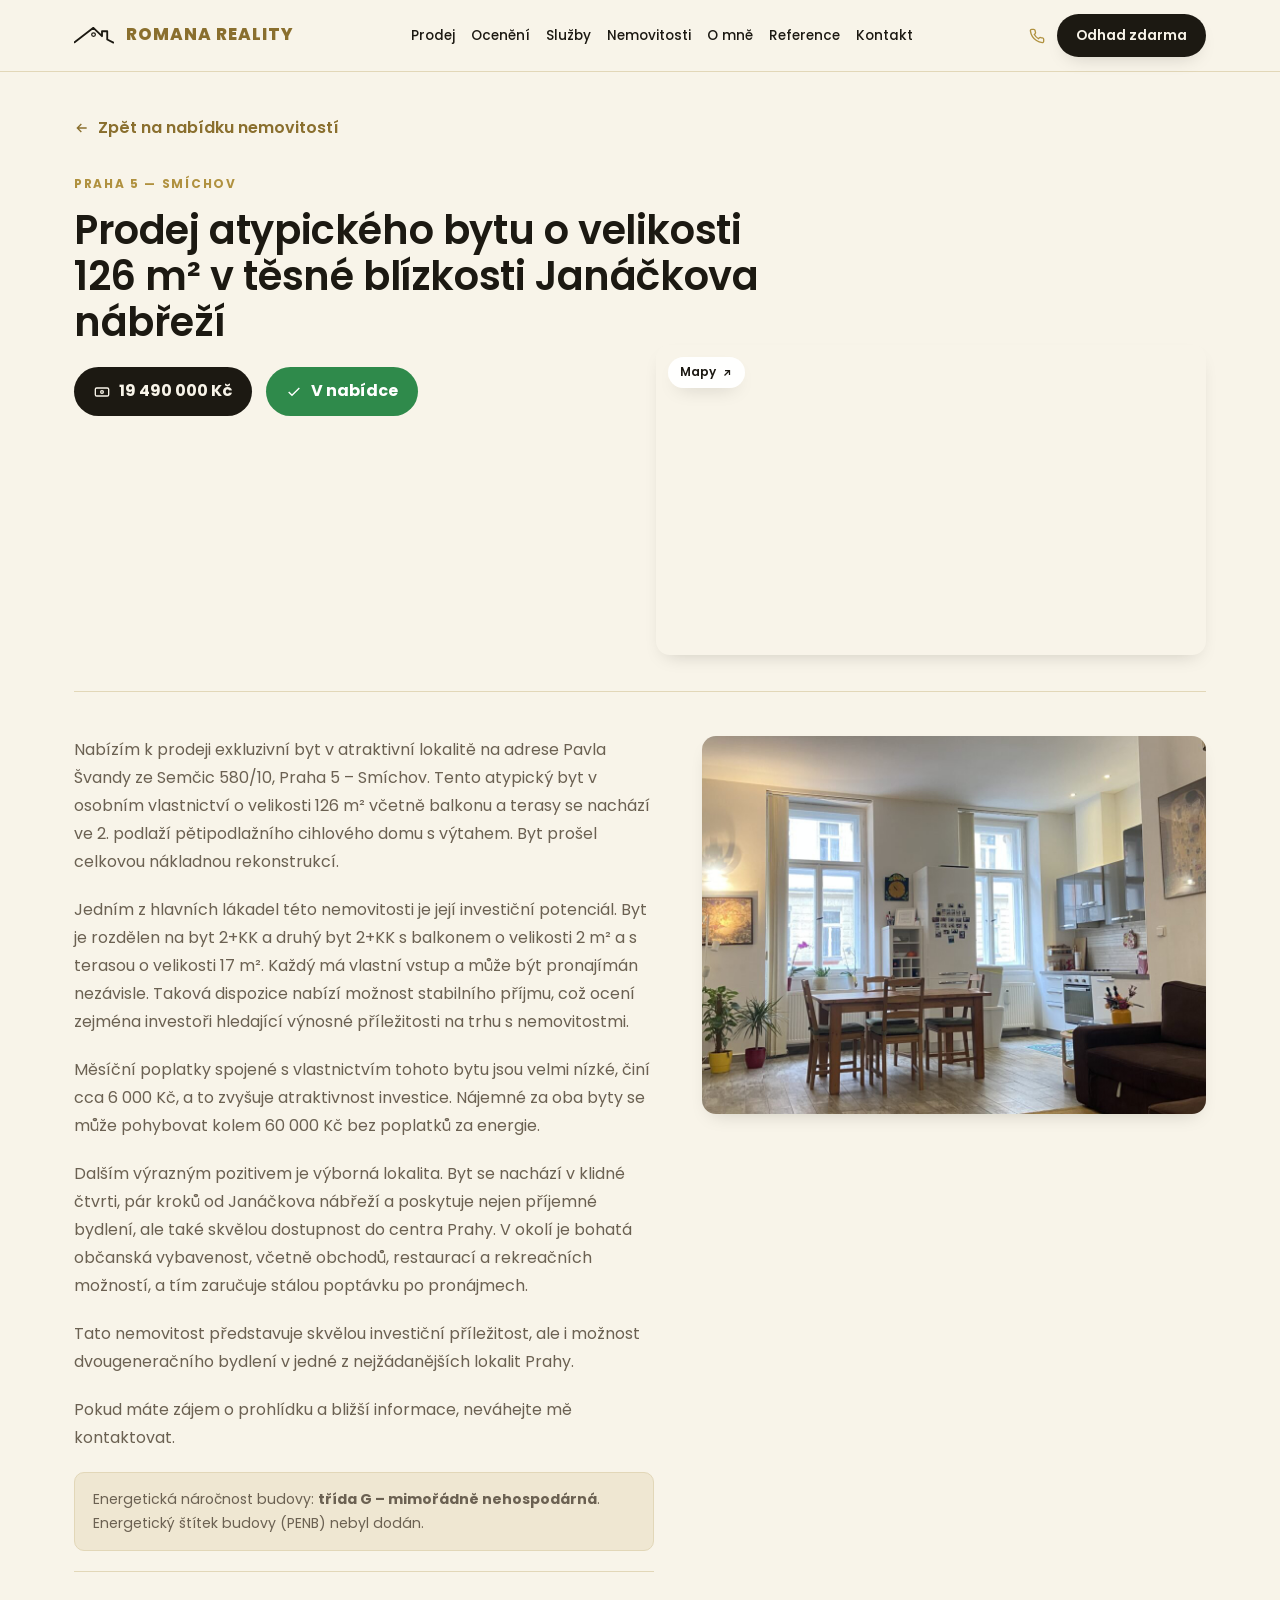
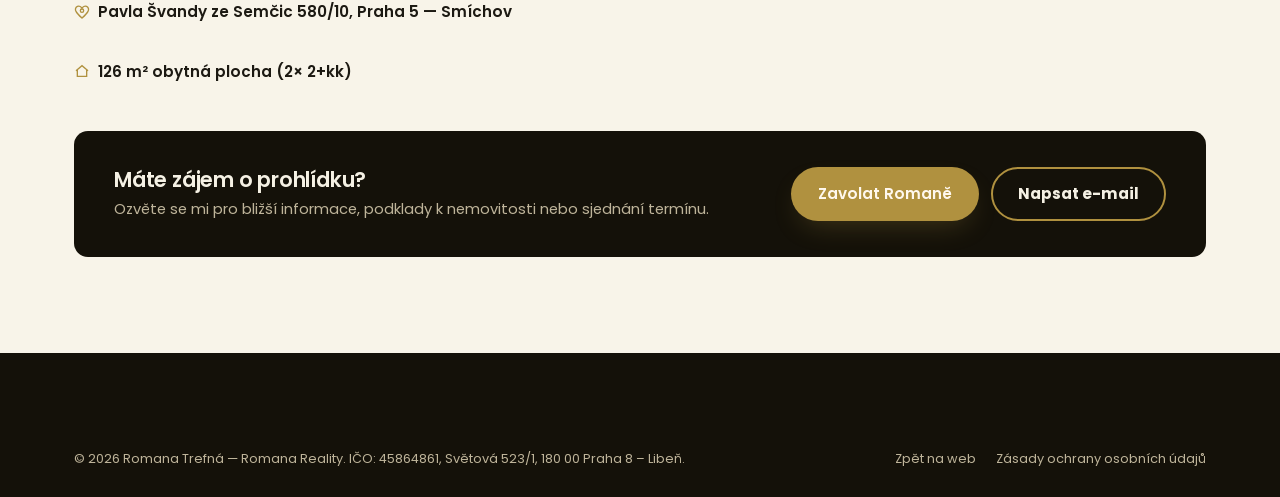
<file: nemovitost-smichov-atypicky-byt.html>
<!doctype html>
<html lang="cs">
<head>
<meta charset="UTF-8" />
<meta name="viewport" content="width=device-width, initial-scale=1" />
<title>Prodej atypického bytu 126 m² u Janáčkova nábřeží | Romana Reality</title>
<meta name="description" content="Atypický byt 126 m² v osobním vlastnictví na adrese Pavla Švandy ze Semčic 580/10, Praha 5 – Smíchov. Rozdělen na dvě jednotky 2+kk s balkonem a terasou, pár kroků od Janáčkova nábřeží. Cena 19 490 000 Kč." />
<meta name="robots" content="index, follow" />
<link rel="canonical" href="https://www.romanareality.cz/nemovitost-smichov-atypicky-byt.html" />
<meta property="og:type" content="website" />
<meta property="og:title" content="Prodej atypického bytu 126 m² u Janáčkova nábřeží" />
<meta property="og:description" content="Atypický byt 126 m² v cihlovém domě s výtahem, Pavla Švandy ze Semčic 580/10, Praha 5 – Smíchov. Rozdělen na dvě jednotky 2+kk s balkonem a terasou." />
<meta property="og:url" content="https://www.romanareality.cz/nemovitost-smichov-atypicky-byt.html" />
<meta property="og:image" content="https://www.romanareality.cz/images/nemovitost-smichov-atypicky-byt.jpg" />
<link rel="preconnect" href="https://fonts.googleapis.com" />
<link rel="preconnect" href="https://fonts.gstatic.com" crossorigin />
<link href="https://fonts.googleapis.com/css2?family=Poppins:ital,wght@0,300;0,400;0,500;0,600;0,700;0,800;0,900;1,500&display=swap" rel="stylesheet" />
<link rel="stylesheet" href="css/style.css" />
<link rel="stylesheet" href="css/property.css" />
<link rel="icon" href="data:image/svg+xml,%3Csvg xmlns='http://www.w3.org/2000/svg' viewBox='0 0 64 64'%3E%3Crect width='64' height='64' rx='14' fill='%23f8f4e9'/%3E%3Cpath d='M8 42 L32 13 L44 27 L44 19 L52 19 L52 34 L59 41' stroke='%23b0913f' stroke-width='5' fill='none' stroke-linecap='round' stroke-linejoin='round'/%3E%3Ccircle cx='32' cy='20' r='3.5' stroke='%23b0913f' stroke-width='3' fill='none'/%3E%3C/svg%3E" />

<script type="application/ld+json">
{
  "@context": "https://schema.org",
  "@type": "Apartment",
  "name": "Atypický byt 126 m² u Janáčkova nábřeží",
  "image": "https://www.romanareality.cz/images/nemovitost-smichov-atypicky-byt.jpg",
  "description": "Atypický byt 126 m² v osobním vlastnictví, rozdělen na dvě jednotky 2+kk s balkonem a terasou. Cihlový dům s výtahem, Pavla Švandy ze Semčic 580/10, Praha 5 – Smíchov.",
  "floorSize": { "@type": "QuantitativeValue", "value": "126", "unitCode": "MTK" },
  "address": {
    "@type": "PostalAddress",
    "streetAddress": "Pavla Švandy ze Semčic 580/10",
    "addressLocality": "Praha 5 – Smíchov",
    "addressCountry": "CZ"
  },
  "offers": {
    "@type": "Offer",
    "price": "19490000",
    "priceCurrency": "CZK",
    "availability": "https://schema.org/InStock",
    "url": "https://www.romanareality.cz/nemovitost-smichov-atypicky-byt.html"
  }
}
</script>
</head>
<body>

<header class="site-header">
  <div class="container">
    <a href="index.html" class="brand">
      <svg class="brand__icon" viewBox="0 0 130 55" fill="none" xmlns="http://www.w3.org/2000/svg" aria-hidden="true">
        <path d="M2 48 L63 1 L91 28 L91 12 L108 12 L108 39 L128 49" stroke="currentColor" stroke-width="6" stroke-linecap="round" stroke-linejoin="round"/>
        <circle cx="63.5" cy="23" r="6" stroke="currentColor" stroke-width="4"/>
      </svg>
      <span>
        <span class="brand__name">Romana Reality</span>
        <span class="brand__tag">20 let na realitním trhu</span>
      </span>
    </a>
    <nav class="main-nav" id="mainNav" aria-label="Hlavní navigace">
      <a href="index.html#prodej">Prodej</a>
      <a href="index.html#oceneni">Ocenění</a>
      <a href="index.html#sluzby">Služby</a>
      <a href="index.html#nemovitosti">Nemovitosti</a>
      <a href="index.html#o-mne">O mně</a>
      <a href="index.html#reference">Reference</a>
      <a href="index.html#kontakt">Kontakt</a>
    </nav>
    <div class="header-actions">
      <a class="header-phone" href="tel:+420720347693">
        <svg width="16" height="16" viewBox="0 0 24 24" fill="none" stroke="currentColor" stroke-width="2"><path d="M22 16.9v3a2 2 0 0 1-2.2 2 19.8 19.8 0 0 1-8.6-3.1 19.5 19.5 0 0 1-6-6A19.8 19.8 0 0 1 2.1 4.2 2 2 0 0 1 4.1 2h3a2 2 0 0 1 2 1.7c.1.9.3 1.8.6 2.7a2 2 0 0 1-.5 2.1L8 9.7a16 16 0 0 0 6.3 6.3l1.2-1.2a2 2 0 0 1 2.1-.5c.9.3 1.8.5 2.7.6a2 2 0 0 1 1.7 2Z"/></svg>
        <span>+420 720 347 693</span>
      </a>
      <a class="btn btn--primary btn--sm" href="index.html#oceneni">Odhad zdarma</a>
      <button class="nav-toggle" id="navToggle" aria-label="Otevřít menu" aria-expanded="false" aria-controls="mainNav">
        <span></span><span></span><span></span>
      </button>
    </div>
  </div>
</header>

<main class="property-main">
  <div class="container">
    <a class="back-link" href="index.html#nemovitosti">
      <svg width="16" height="16" viewBox="0 0 24 24" fill="none" stroke="currentColor" stroke-width="2"><path d="M19 12H5M11 18l-6-6 6-6"/></svg>
      Zpět na nabídku nemovitostí
    </a>

    <span class="eyebrow">Praha 5 &mdash; Smíchov</span>
    <h1 class="property-title">Prodej atypického bytu o velikosti 126&nbsp;m² v těsné blízkosti Janáčkova nábřeží</h1>

    <div class="property-top">
      <div>
        <div class="property-badges">
          <span class="property-badge property-badge--price">
            <svg width="16" height="16" viewBox="0 0 24 24" fill="none" stroke="currentColor" stroke-width="2"><rect x="2" y="6" width="20" height="12" rx="2"/><circle cx="12" cy="12" r="2"/></svg>
            19 490 000 Kč
          </span>
          <span class="property-badge property-badge--status">
            <svg width="16" height="16" viewBox="0 0 24 24" fill="none" stroke="currentColor" stroke-width="2"><path d="M20 6 9 17l-5-5"/></svg>
            V nabídce
          </span>
        </div>
      </div>
      <div class="property-map">
        <iframe src="https://www.google.com/maps?q=Pavla%20%C5%A0vandy%20ze%20Sem%C4%8Dic%20580/10%2C%20Praha%205%20-%20Sm%C3%ADchov&output=embed" title="Mapa: Pavla Švandy ze Semčic 580/10, Praha 5 – Smíchov" loading="lazy" referrerpolicy="no-referrer-when-downgrade"></iframe>
        <a class="listing-card__maplink" href="https://www.google.com/maps/search/?api=1&query=Pavla%20%C5%A0vandy%20ze%20Sem%C4%8Dic%20580/10%2C%20Praha%205%20-%20Sm%C3%ADchov" target="_blank" rel="noopener">
          Mapy
          <svg width="12" height="12" viewBox="0 0 24 24" fill="none" stroke="currentColor" stroke-width="2.5"><path d="M7 17 17 7M8 7h9v9"/></svg>
        </a>
      </div>
    </div>

    <hr class="property-divider" />

    <div class="property-content">
      <div class="property-text">
        <p>Nabízím k prodeji exkluzivní byt v atraktivní lokalitě na adrese Pavla Švandy ze Semčic 580/10, Praha 5 &ndash; Smíchov. Tento atypický byt v osobním vlastnictví o velikosti 126 m² včetně balkonu a terasy se nachází ve 2. podlaží pětipodlažního cihlového domu s výtahem. Byt prošel celkovou nákladnou rekonstrukcí.</p>

        <p>Jedním z hlavních lákadel této nemovitosti je její investiční potenciál. Byt je rozdělen na byt 2+KK a druhý byt 2+KK s balkonem o velikosti 2 m² a s terasou o velikosti 17 m². Každý má vlastní vstup a může být pronajímán nezávisle. Taková dispozice nabízí možnost stabilního příjmu, což ocení zejména investoři hledající výnosné příležitosti na trhu s nemovitostmi.</p>

        <p>Měsíční poplatky spojené s vlastnictvím tohoto bytu jsou velmi nízké, činí cca 6 000 Kč, a to zvyšuje atraktivnost investice. Nájemné za oba byty se může pohybovat kolem 60 000 Kč bez poplatků za energie.</p>

        <p>Dalším výrazným pozitivem je výborná lokalita. Byt se nachází v klidné čtvrti, pár kroků od Janáčkova nábřeží a poskytuje nejen příjemné bydlení, ale také skvělou dostupnost do centra Prahy. V okolí je bohatá občanská vybavenost, včetně obchodů, restaurací a rekreačních možností, a tím zaručuje stálou poptávku po pronájmech.</p>

        <p>Tato nemovitost představuje skvělou investiční příležitost, ale i možnost dvougeneračního bydlení v jedné z nejžádanějších lokalit Prahy.</p>

        <p>Pokud máte zájem o prohlídku a bližší informace, neváhejte mě kontaktovat.</p>

        <p class="property-energy">Energetická náročnost budovy: <strong>třída G &ndash; mimořádně nehospodárná</strong>. Energetický štítek budovy (PENB) nebyl dodán.</p>

        <div class="property-meta">
          <span>
            <svg width="16" height="16" viewBox="0 0 24 24" fill="none" stroke="currentColor" stroke-width="2"><path d="M12 21s-7-6.1-9-10a5 5 0 1 1 9-4 5 5 0 1 1 9 4c-2 3.9-9 10-9 10Z"/><circle cx="12" cy="10" r="2.5"/></svg>
            Pavla Švandy ze Semčic 580/10, Praha 5 &mdash; Smíchov
          </span>
          <span>
            <svg width="16" height="16" viewBox="0 0 24 24" fill="none" stroke="currentColor" stroke-width="2"><path d="M3 11.5 12 4l9 7.5M5 10v10h14V10"/></svg>
            126 m² obytná plocha (2× 2+kk)
          </span>
        </div>
      </div>

      <div class="property-photo">
        <img src="images/nemovitost-smichov-atypicky-byt.jpg" alt="Kuchyň s jídelnou v atypickém bytě u Janáčkova nábřeží" width="1024" height="768" loading="lazy" />
      </div>
    </div>

    <div class="property-cta">
      <div>
        <h3>Máte zájem o prohlídku?</h3>
        <p>Ozvěte se mi pro bližší informace, podklady k nemovitosti nebo sjednání termínu.</p>
      </div>
      <div class="property-cta__actions">
        <a class="btn btn--accent" href="tel:+420720347693">Zavolat Romaně</a>
        <a class="btn btn--outline" href="mailto:romana@romanareality.cz?subject=Atypick%C3%BD%20byt%20126%20m%C2%B2%20u%20Jan%C3%A1%C4%8Dkova%20n%C3%A1b%C5%99e%C5%BE%C3%AD">Napsat e-mail</a>
      </div>
    </div>
  </div>
</main>

<footer class="site-footer">
  <div class="container">
    <div class="footer-bottom" style="border-top:none;margin-top:0;">
      <span class="footer-bottom__legal">© <span id="year"></span> Romana Trefná — Romana Reality. IČO: 45864861, Světová 523/1, 180 00 Praha 8 – Libeň.</span>
      <div class="footer-bottom__links">
        <a href="index.html">Zpět na web</a>
        <a href="privacy.html">Zásady ochrany osobních údajů</a>
      </div>
    </div>
  </div>
</footer>

<script>document.getElementById("year").textContent = new Date().getFullYear();
document.getElementById("navToggle")?.addEventListener("click", function () {
  var nav = document.getElementById("mainNav");
  var open = nav.classList.toggle("is-open");
  this.setAttribute("aria-expanded", open ? "true" : "false");
});</script>
</body>
</html>
</file>
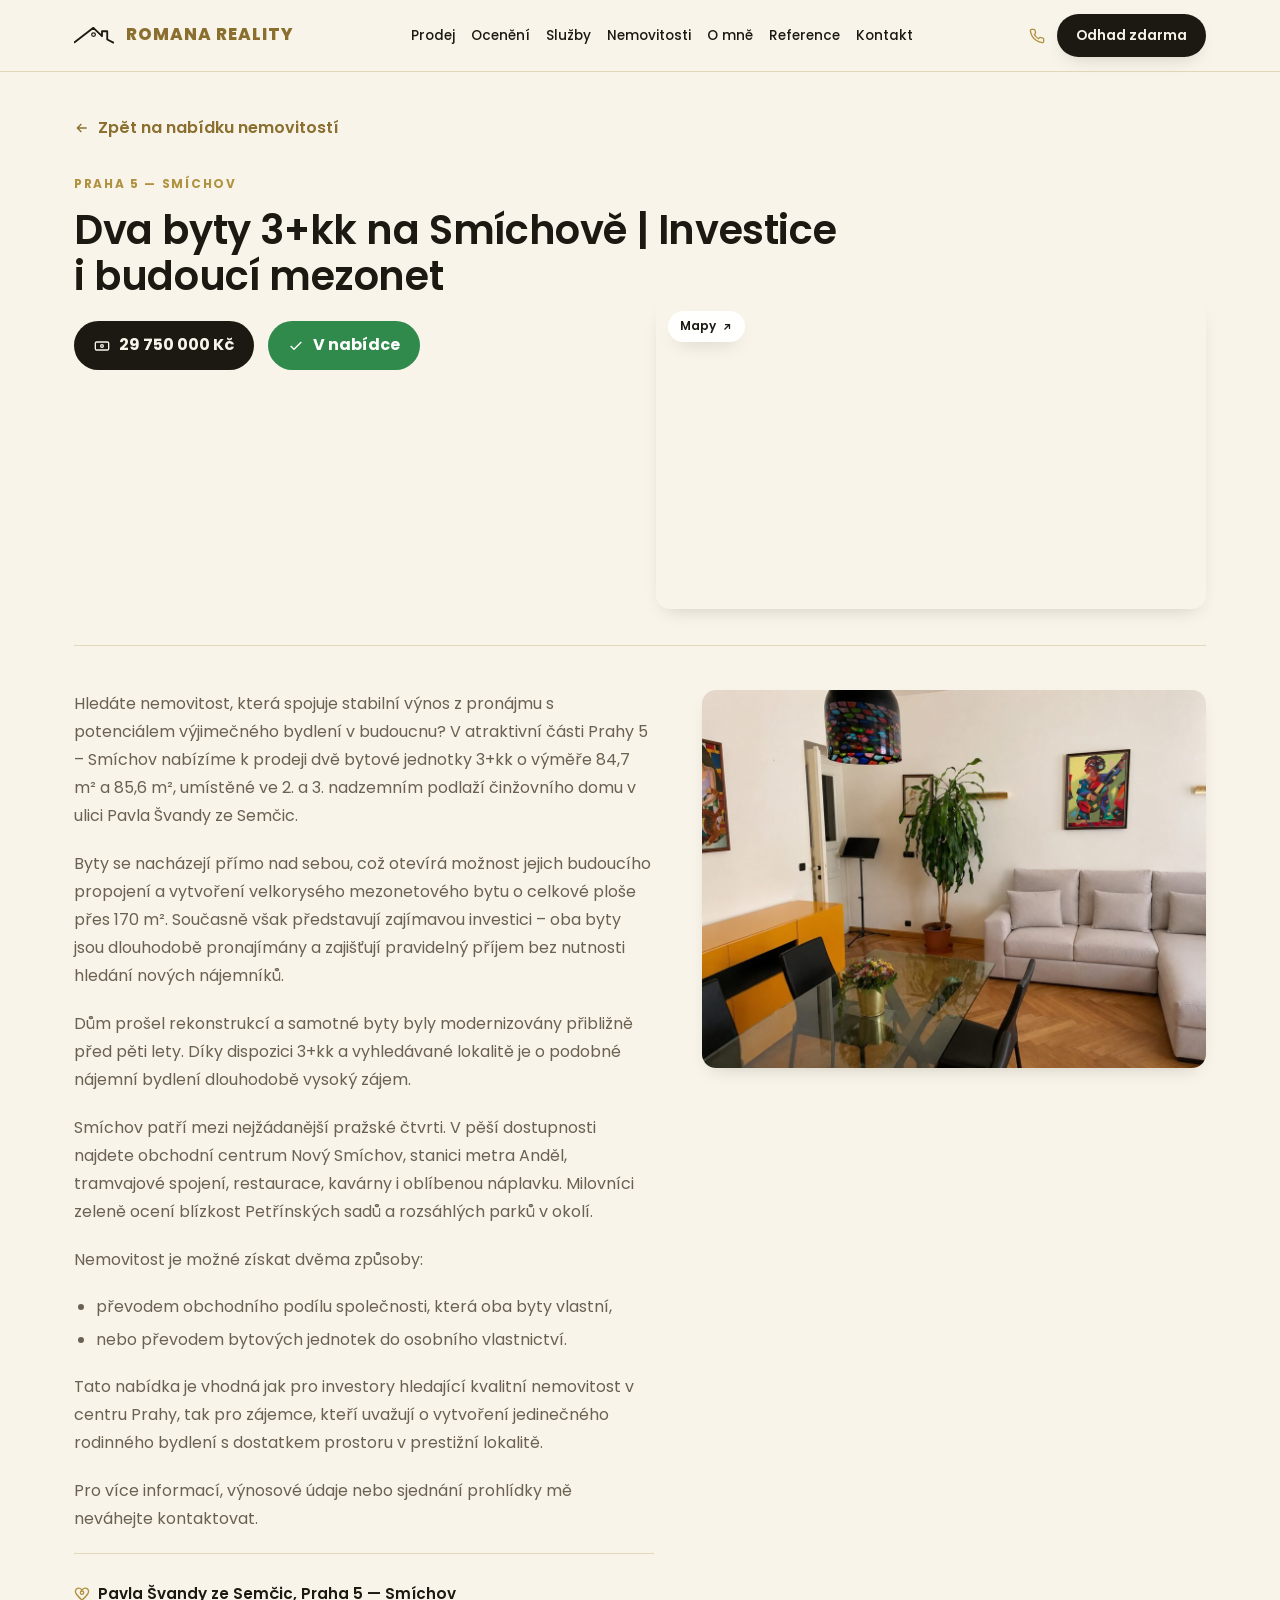
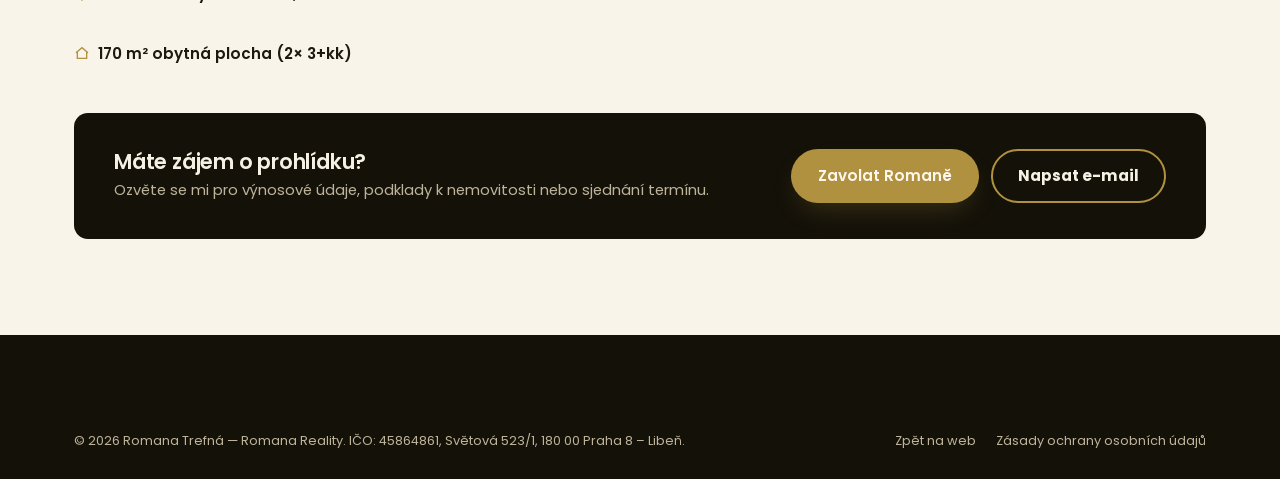
<file: nemovitost-smichov-dva-byty.html>
<!doctype html>
<html lang="cs">
<head>
<meta charset="UTF-8" />
<meta name="viewport" content="width=device-width, initial-scale=1" />
<title>Dva byty 3+kk na Smíchově – investice i budoucí mezonet | Romana Reality</title>
<meta name="description" content="Prodej dvou bytových jednotek 3+kk (84,7 m² a 85,6 m²) nad sebou v ulici Pavla Švandy ze Semčic na Praze 5 – Smíchově. Dlouhodobě pronajato, možnost budoucího mezonetu. Cena 29 750 000 Kč." />
<meta name="robots" content="index, follow" />
<link rel="canonical" href="https://www.romanareality.cz/nemovitost-smichov-dva-byty.html" />
<meta property="og:type" content="website" />
<meta property="og:title" content="Dva byty 3+kk na Smíchově – investice i budoucí mezonet" />
<meta property="og:description" content="Dvě bytové jednotky 3+kk nad sebou v ulici Pavla Švandy ze Semčic, Praha 5 – Smíchov. Dlouhodobě pronajato, možnost budoucího mezonetu přes 170 m²." />
<meta property="og:url" content="https://www.romanareality.cz/nemovitost-smichov-dva-byty.html" />
<meta property="og:image" content="https://www.romanareality.cz/images/nemovitost-smichov-dva-byty.jpg" />
<link rel="preconnect" href="https://fonts.googleapis.com" />
<link rel="preconnect" href="https://fonts.gstatic.com" crossorigin />
<link href="https://fonts.googleapis.com/css2?family=Poppins:ital,wght@0,300;0,400;0,500;0,600;0,700;0,800;0,900;1,500&display=swap" rel="stylesheet" />
<link rel="stylesheet" href="css/style.css" />
<link rel="stylesheet" href="css/property.css" />
<link rel="icon" href="data:image/svg+xml,%3Csvg xmlns='http://www.w3.org/2000/svg' viewBox='0 0 64 64'%3E%3Crect width='64' height='64' rx='14' fill='%23f8f4e9'/%3E%3Cpath d='M8 42 L32 13 L44 27 L44 19 L52 19 L52 34 L59 41' stroke='%23b0913f' stroke-width='5' fill='none' stroke-linecap='round' stroke-linejoin='round'/%3E%3Ccircle cx='32' cy='20' r='3.5' stroke='%23b0913f' stroke-width='3' fill='none'/%3E%3C/svg%3E" />

<script type="application/ld+json">
{
  "@context": "https://schema.org",
  "@type": "Apartment",
  "name": "Dva byty 3+kk na Smíchově",
  "image": "https://www.romanareality.cz/images/nemovitost-smichov-dva-byty.jpg",
  "description": "Dvě bytové jednotky 3+kk (84,7 m² a 85,6 m²) nad sebou v ulici Pavla Švandy ze Semčic, Praha 5 – Smíchov. Dlouhodobě pronajato, možnost budoucího mezonetu.",
  "numberOfRooms": "3+kk",
  "floorSize": { "@type": "QuantitativeValue", "value": "170", "unitCode": "MTK" },
  "address": {
    "@type": "PostalAddress",
    "streetAddress": "Pavla Švandy ze Semčic",
    "addressLocality": "Praha 5 – Smíchov",
    "addressCountry": "CZ"
  },
  "offers": {
    "@type": "Offer",
    "price": "29750000",
    "priceCurrency": "CZK",
    "availability": "https://schema.org/InStock",
    "url": "https://www.romanareality.cz/nemovitost-smichov-dva-byty.html"
  }
}
</script>
</head>
<body>

<header class="site-header">
  <div class="container">
    <a href="index.html" class="brand">
      <svg class="brand__icon" viewBox="0 0 130 55" fill="none" xmlns="http://www.w3.org/2000/svg" aria-hidden="true">
        <path d="M2 48 L63 1 L91 28 L91 12 L108 12 L108 39 L128 49" stroke="currentColor" stroke-width="6" stroke-linecap="round" stroke-linejoin="round"/>
        <circle cx="63.5" cy="23" r="6" stroke="currentColor" stroke-width="4"/>
      </svg>
      <span>
        <span class="brand__name">Romana Reality</span>
        <span class="brand__tag">20 let na realitním trhu</span>
      </span>
    </a>
    <nav class="main-nav" id="mainNav" aria-label="Hlavní navigace">
      <a href="index.html#prodej">Prodej</a>
      <a href="index.html#oceneni">Ocenění</a>
      <a href="index.html#sluzby">Služby</a>
      <a href="index.html#nemovitosti">Nemovitosti</a>
      <a href="index.html#o-mne">O mně</a>
      <a href="index.html#reference">Reference</a>
      <a href="index.html#kontakt">Kontakt</a>
    </nav>
    <div class="header-actions">
      <a class="header-phone" href="tel:+420720347693">
        <svg width="16" height="16" viewBox="0 0 24 24" fill="none" stroke="currentColor" stroke-width="2"><path d="M22 16.9v3a2 2 0 0 1-2.2 2 19.8 19.8 0 0 1-8.6-3.1 19.5 19.5 0 0 1-6-6A19.8 19.8 0 0 1 2.1 4.2 2 2 0 0 1 4.1 2h3a2 2 0 0 1 2 1.7c.1.9.3 1.8.6 2.7a2 2 0 0 1-.5 2.1L8 9.7a16 16 0 0 0 6.3 6.3l1.2-1.2a2 2 0 0 1 2.1-.5c.9.3 1.8.5 2.7.6a2 2 0 0 1 1.7 2Z"/></svg>
        <span>+420 720 347 693</span>
      </a>
      <a class="btn btn--primary btn--sm" href="index.html#oceneni">Odhad zdarma</a>
      <button class="nav-toggle" id="navToggle" aria-label="Otevřít menu" aria-expanded="false" aria-controls="mainNav">
        <span></span><span></span><span></span>
      </button>
    </div>
  </div>
</header>

<main class="property-main">
  <div class="container">
    <a class="back-link" href="index.html#nemovitosti">
      <svg width="16" height="16" viewBox="0 0 24 24" fill="none" stroke="currentColor" stroke-width="2"><path d="M19 12H5M11 18l-6-6 6-6"/></svg>
      Zpět na nabídku nemovitostí
    </a>

    <span class="eyebrow">Praha 5 &mdash; Smíchov</span>
    <h1 class="property-title">Dva byty 3+kk na Smíchově | Investice i budoucí mezonet</h1>

    <div class="property-top">
      <div>
        <div class="property-badges">
          <span class="property-badge property-badge--price">
            <svg width="16" height="16" viewBox="0 0 24 24" fill="none" stroke="currentColor" stroke-width="2"><rect x="2" y="6" width="20" height="12" rx="2"/><circle cx="12" cy="12" r="2"/></svg>
            29 750 000 Kč
          </span>
          <span class="property-badge property-badge--status">
            <svg width="16" height="16" viewBox="0 0 24 24" fill="none" stroke="currentColor" stroke-width="2"><path d="M20 6 9 17l-5-5"/></svg>
            V nabídce
          </span>
        </div>
      </div>
      <div class="property-map">
        <iframe src="https://www.google.com/maps?q=Pavla%20%C5%A0vandy%20ze%20Sem%C4%8Dic%2C%20Praha%205%20-%20Sm%C3%ADchov&output=embed" title="Mapa: Pavla Švandy ze Semčic, Praha 5 – Smíchov" loading="lazy" referrerpolicy="no-referrer-when-downgrade"></iframe>
        <a class="listing-card__maplink" href="https://www.google.com/maps/search/?api=1&query=Pavla%20%C5%A0vandy%20ze%20Sem%C4%8Dic%2C%20Praha%205%20-%20Sm%C3%ADchov" target="_blank" rel="noopener">
          Mapy
          <svg width="12" height="12" viewBox="0 0 24 24" fill="none" stroke="currentColor" stroke-width="2.5"><path d="M7 17 17 7M8 7h9v9"/></svg>
        </a>
      </div>
    </div>

    <hr class="property-divider" />

    <div class="property-content">
      <div class="property-text">
        <p>Hledáte nemovitost, která spojuje stabilní výnos z pronájmu s potenciálem výjimečného bydlení v budoucnu? V atraktivní části Prahy 5 &ndash; Smíchov nabízíme k prodeji dvě bytové jednotky 3+kk o výměře 84,7 m² a 85,6 m², umístěné ve 2. a 3. nadzemním podlaží činžovního domu v ulici Pavla Švandy ze Semčic.</p>

        <p>Byty se nacházejí přímo nad sebou, což otevírá možnost jejich budoucího propojení a vytvoření velkorysého mezonetového bytu o celkové ploše přes 170 m². Současně však představují zajímavou investici &ndash; oba byty jsou dlouhodobě pronajímány a zajišťují pravidelný příjem bez nutnosti hledání nových nájemníků.</p>

        <p>Dům prošel rekonstrukcí a samotné byty byly modernizovány přibližně před pěti lety. Díky dispozici 3+kk a vyhledávané lokalitě je o podobné nájemní bydlení dlouhodobě vysoký zájem.</p>

        <p>Smíchov patří mezi nejžádanější pražské čtvrti. V pěší dostupnosti najdete obchodní centrum Nový Smíchov, stanici metra Anděl, tramvajové spojení, restaurace, kavárny i oblíbenou náplavku. Milovníci zeleně ocení blízkost Petřínských sadů a rozsáhlých parků v okolí.</p>

        <p>Nemovitost je možné získat dvěma způsoby:</p>
        <ul>
          <li>převodem obchodního podílu společnosti, která oba byty vlastní,</li>
          <li>nebo převodem bytových jednotek do osobního vlastnictví.</li>
        </ul>

        <p>Tato nabídka je vhodná jak pro investory hledající kvalitní nemovitost v centru Prahy, tak pro zájemce, kteří uvažují o vytvoření jedinečného rodinného bydlení s dostatkem prostoru v prestižní lokalitě.</p>

        <p>Pro více informací, výnosové údaje nebo sjednání prohlídky mě neváhejte kontaktovat.</p>

        <div class="property-meta">
          <span>
            <svg width="16" height="16" viewBox="0 0 24 24" fill="none" stroke="currentColor" stroke-width="2"><path d="M12 21s-7-6.1-9-10a5 5 0 1 1 9-4 5 5 0 1 1 9 4c-2 3.9-9 10-9 10Z"/><circle cx="12" cy="10" r="2.5"/></svg>
            Pavla Švandy ze Semčic, Praha 5 &mdash; Smíchov
          </span>
          <span>
            <svg width="16" height="16" viewBox="0 0 24 24" fill="none" stroke="currentColor" stroke-width="2"><path d="M3 11.5 12 4l9 7.5M5 10v10h14V10"/></svg>
            170 m² obytná plocha (2× 3+kk)
          </span>
        </div>
      </div>

      <div class="property-photo">
        <img src="images/nemovitost-smichov-dva-byty.jpg" alt="Obývací pokoj v bytě 3+kk na Smíchově" width="1024" height="768" loading="lazy" />
      </div>
    </div>

    <div class="property-cta">
      <div>
        <h3>Máte zájem o prohlídku?</h3>
        <p>Ozvěte se mi pro výnosové údaje, podklady k nemovitosti nebo sjednání termínu.</p>
      </div>
      <div class="property-cta__actions">
        <a class="btn btn--accent" href="tel:+420720347693">Zavolat Romaně</a>
        <a class="btn btn--outline" href="mailto:romana@romanareality.cz?subject=Dva%20byty%203%2Bkk%20na%20Sm%C3%ADchov%C4%9B">Napsat e-mail</a>
      </div>
    </div>
  </div>
</main>

<footer class="site-footer">
  <div class="container">
    <div class="footer-bottom" style="border-top:none;margin-top:0;">
      <span class="footer-bottom__legal">© <span id="year"></span> Romana Trefná — Romana Reality. IČO: 45864861, Světová 523/1, 180 00 Praha 8 – Libeň.</span>
      <div class="footer-bottom__links">
        <a href="index.html">Zpět na web</a>
        <a href="privacy.html">Zásady ochrany osobních údajů</a>
      </div>
    </div>
  </div>
</footer>

<script>document.getElementById("year").textContent = new Date().getFullYear();
document.getElementById("navToggle")?.addEventListener("click", function () {
  var nav = document.getElementById("mainNav");
  var open = nav.classList.toggle("is-open");
  this.setAttribute("aria-expanded", open ? "true" : "false");
});</script>
</body>
</html>
</file>
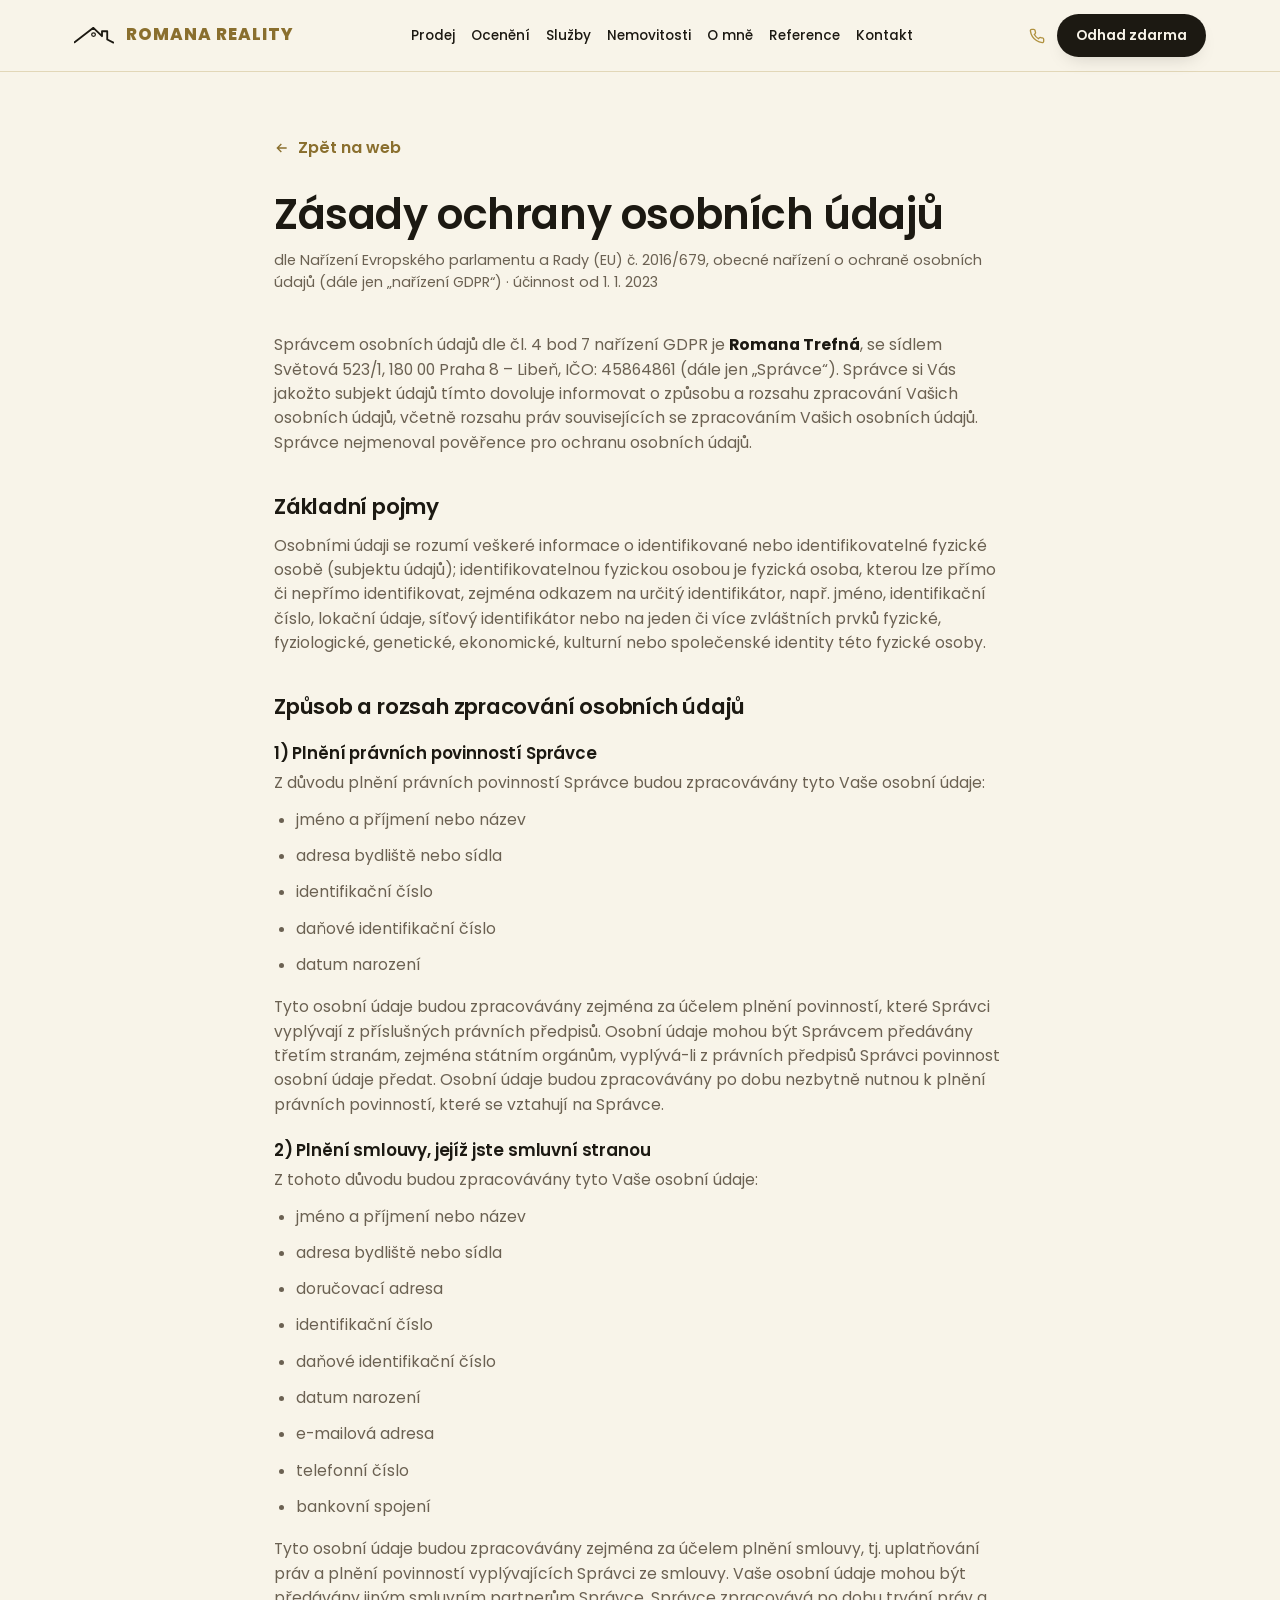
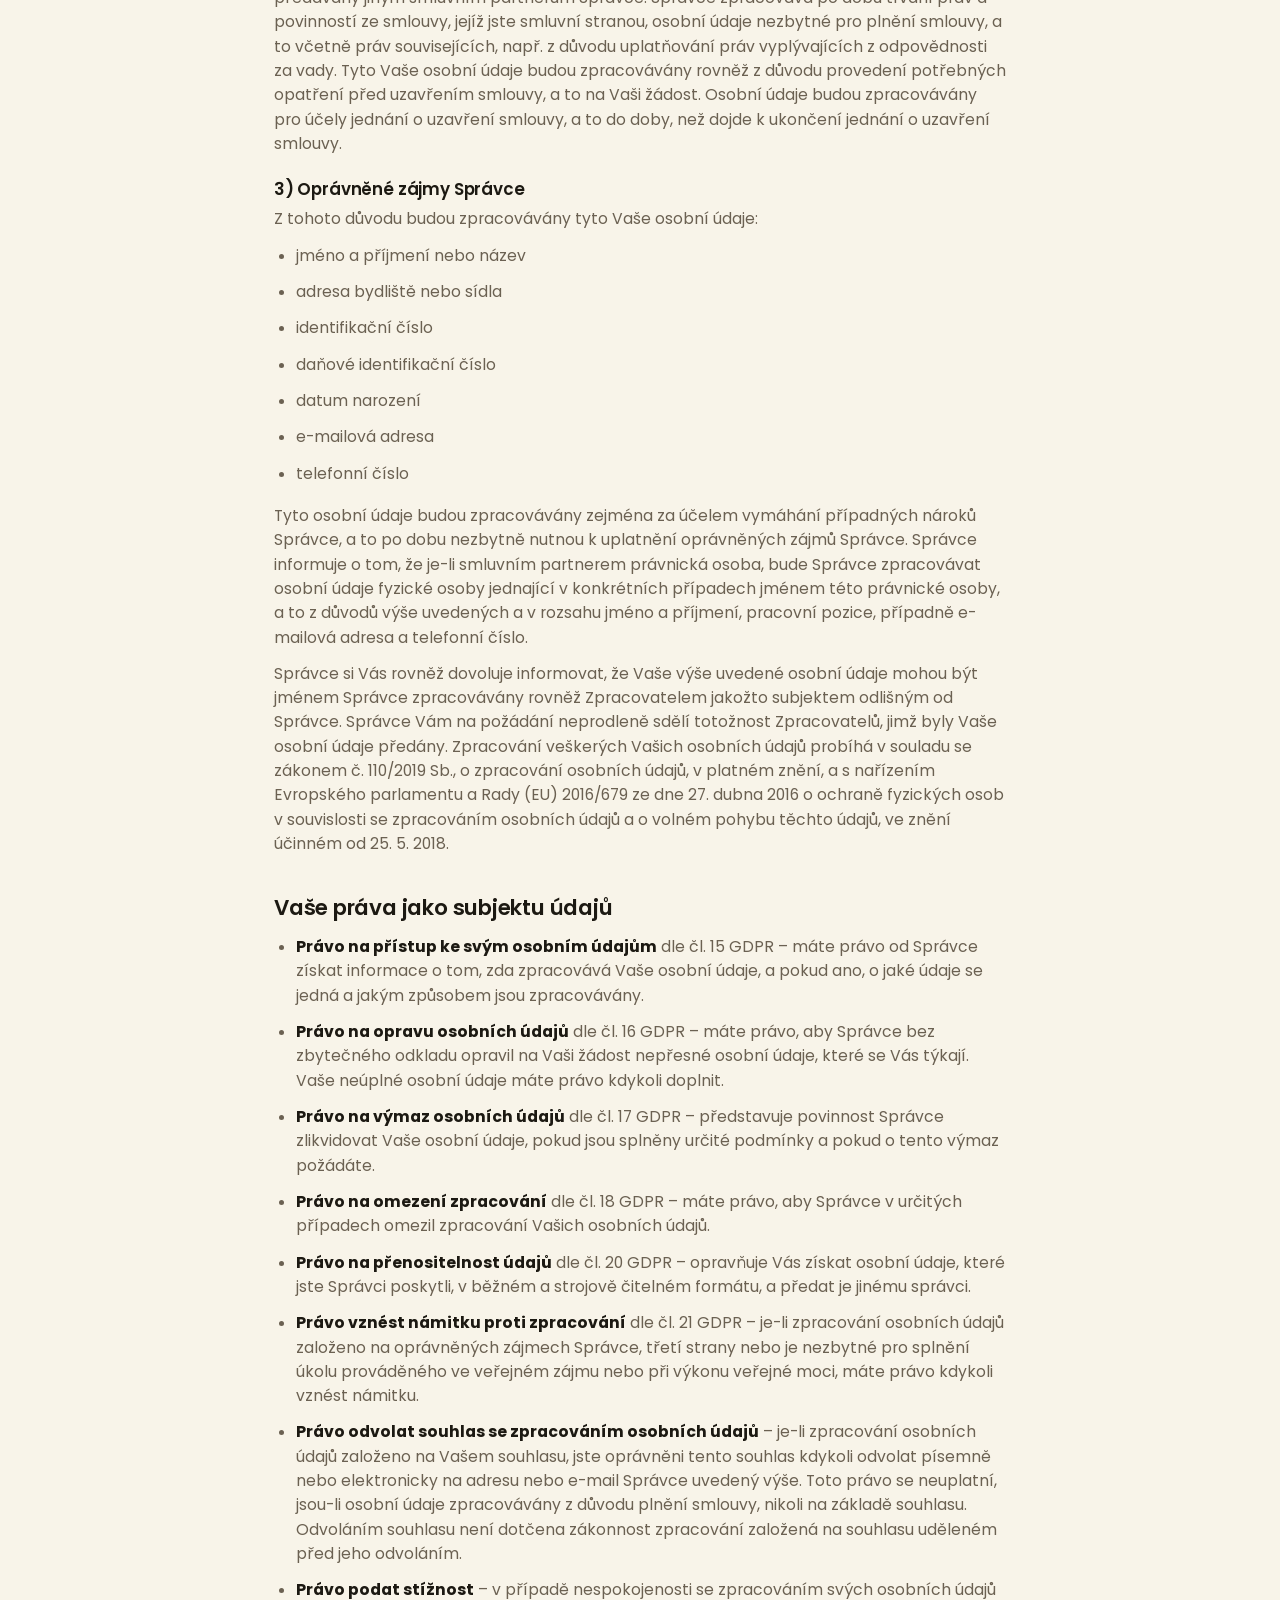
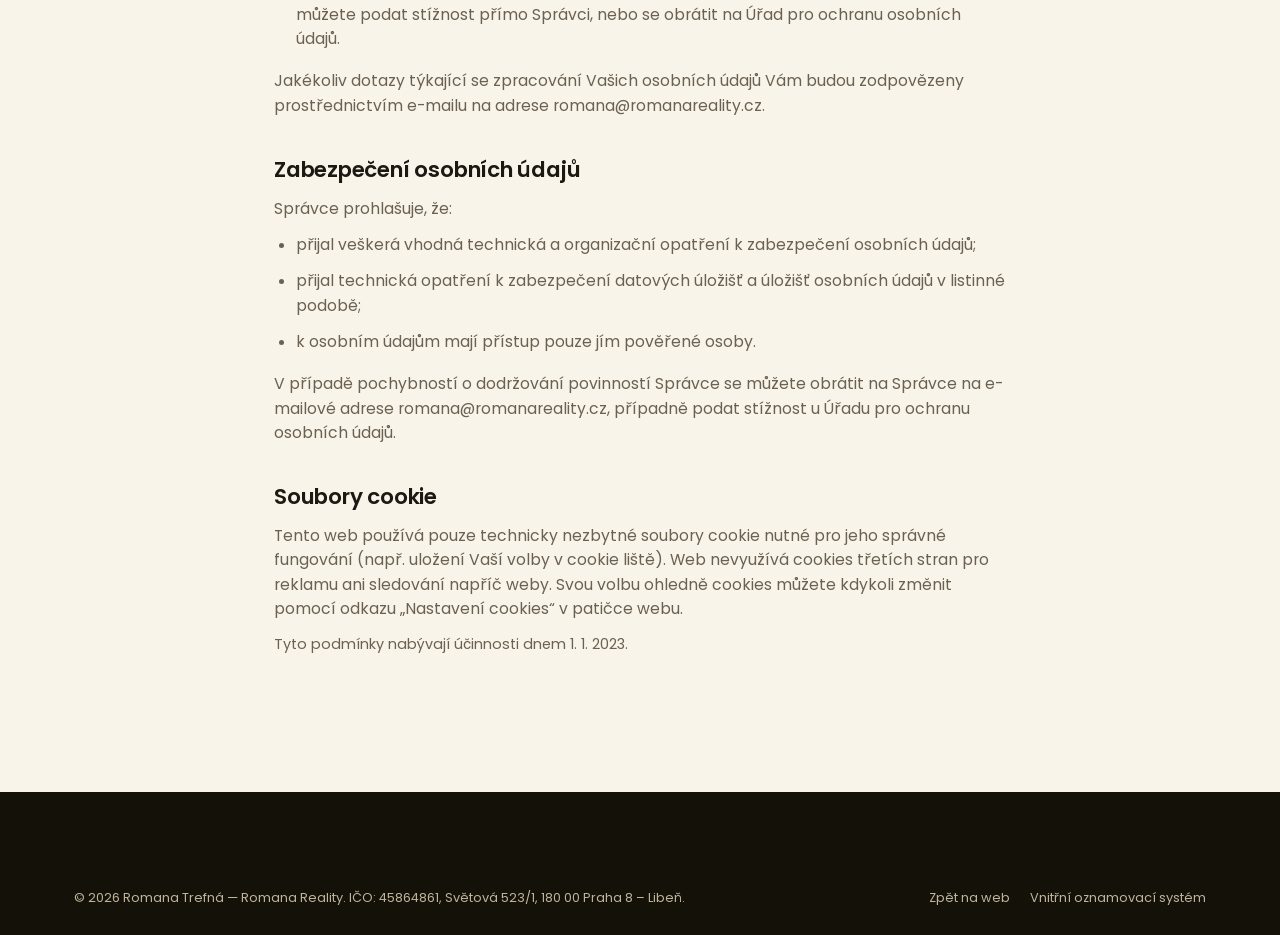
<file: privacy.html>
<!doctype html>
<html lang="cs">
<head>
<meta charset="UTF-8" />
<meta name="viewport" content="width=device-width, initial-scale=1" />
<title>Zásady ochrany osobních údajů | Romana Reality</title>
<meta name="description" content="Zásady ochrany osobních údajů (GDPR) společnosti Romana Trefná – Romana Reality: jaké osobní údaje zpracováváme, za jakým účelem a jaká máte jako subjekt údajů práva." />
<meta name="robots" content="index, follow" />
<link rel="canonical" href="https://www.romanareality.cz/privacy.html" />
<link rel="preconnect" href="https://fonts.googleapis.com" />
<link rel="preconnect" href="https://fonts.gstatic.com" crossorigin />
<link href="https://fonts.googleapis.com/css2?family=Poppins:ital,wght@0,300;0,400;0,500;0,600;0,700;0,800;0,900;1,500&display=swap" rel="stylesheet" />
<link rel="stylesheet" href="css/style.css" />
<link rel="icon" href="data:image/svg+xml,%3Csvg xmlns='http://www.w3.org/2000/svg' viewBox='0 0 64 64'%3E%3Crect width='64' height='64' rx='14' fill='%23f8f4e9'/%3E%3Cpath d='M8 42 L32 13 L44 27 L44 19 L52 19 L52 34 L59 41' stroke='%23b0913f' stroke-width='5' fill='none' stroke-linecap='round' stroke-linejoin='round'/%3E%3Ccircle cx='32' cy='20' r='3.5' stroke='%23b0913f' stroke-width='3' fill='none'/%3E%3C/svg%3E" />
</head>
<body>

<header class="site-header">
  <div class="container">
    <a href="index.html" class="brand">
      <svg class="brand__icon" viewBox="0 0 130 55" fill="none" xmlns="http://www.w3.org/2000/svg" aria-hidden="true">
        <path d="M2 48 L63 1 L91 28 L91 12 L108 12 L108 39 L128 49" stroke="currentColor" stroke-width="6" stroke-linecap="round" stroke-linejoin="round"/>
        <circle cx="63.5" cy="23" r="6" stroke="currentColor" stroke-width="4"/>
      </svg>
      <span>
        <span class="brand__name">Romana Reality</span>
        <span class="brand__tag">20 let na realitním trhu</span>
      </span>
    </a>
    <nav class="main-nav" id="mainNav" aria-label="Hlavní navigace">
      <a href="index.html#prodej">Prodej</a>
      <a href="index.html#oceneni">Ocenění</a>
      <a href="index.html#sluzby">Služby</a>
      <a href="index.html#nemovitosti">Nemovitosti</a>
      <a href="index.html#o-mne">O mně</a>
      <a href="index.html#reference">Reference</a>
      <a href="index.html#kontakt">Kontakt</a>
    </nav>
    <div class="header-actions">
      <a class="header-phone" href="tel:+420720347693">
        <svg width="16" height="16" viewBox="0 0 24 24" fill="none" stroke="currentColor" stroke-width="2"><path d="M22 16.9v3a2 2 0 0 1-2.2 2 19.8 19.8 0 0 1-8.6-3.1 19.5 19.5 0 0 1-6-6A19.8 19.8 0 0 1 2.1 4.2 2 2 0 0 1 4.1 2h3a2 2 0 0 1 2 1.7c.1.9.3 1.8.6 2.7a2 2 0 0 1-.5 2.1L8 9.7a16 16 0 0 0 6.3 6.3l1.2-1.2a2 2 0 0 1 2.1-.5c.9.3 1.8.5 2.7.6a2 2 0 0 1 1.7 2Z"/></svg>
        <span>+420 720 347 693</span>
      </a>
      <a class="btn btn--primary btn--sm" href="index.html#oceneni">Odhad zdarma</a>
      <button class="nav-toggle" id="navToggle" aria-label="Otevřít menu" aria-expanded="false" aria-controls="mainNav">
        <span></span><span></span><span></span>
      </button>
    </div>
  </div>
</header>

<main class="legal-page">
  <div class="container">
    <a class="back-link" href="index.html">
      <svg width="16" height="16" viewBox="0 0 24 24" fill="none" stroke="currentColor" stroke-width="2"><path d="M19 12H5M11 18l-6-6 6-6"/></svg>
      Zpět na web
    </a>

    <h1>Zásady ochrany osobních údajů</h1>
    <span class="updated">dle Nařízení Evropského parlamentu a Rady (EU) č. 2016/679, obecné nařízení o ochraně osobních údajů (dále jen „nařízení GDPR“) &middot; účinnost od 1.&nbsp;1.&nbsp;2023</span>

    <p>Správcem osobních údajů dle čl. 4 bod 7 nařízení GDPR je <strong>Romana Trefná</strong>, se sídlem Světová 523/1, 180 00 Praha 8 &ndash; Libeň, IČO: 45864861 (dále jen &bdquo;Správce&ldquo;). Správce si Vás jakožto subjekt údajů tímto dovoluje informovat o způsobu a rozsahu zpracování Vašich osobních údajů, včetně rozsahu práv souvisejících se zpracováním Vašich osobních údajů. Správce nejmenoval pověřence pro ochranu osobních údajů.</p>

    <h2>Základní pojmy</h2>
    <p>Osobními údaji se rozumí veškeré informace o identifikované nebo identifikovatelné fyzické osobě (subjektu údajů); identifikovatelnou fyzickou osobou je fyzická osoba, kterou lze přímo či nepřímo identifikovat, zejména odkazem na určitý identifikátor, např. jméno, identifikační číslo, lokační údaje, síťový identifikátor nebo na jeden či více zvláštních prvků fyzické, fyziologické, genetické, ekonomické, kulturní nebo společenské identity této fyzické osoby.</p>

    <h2>Způsob a rozsah zpracování osobních údajů</h2>

    <h3>1) Plnění právních povinností Správce</h3>
    <p>Z důvodu plnění právních povinností Správce budou zpracovávány tyto Vaše osobní údaje:</p>
    <ul>
      <li>jméno a příjmení nebo název</li>
      <li>adresa bydliště nebo sídla</li>
      <li>identifikační číslo</li>
      <li>daňové identifikační číslo</li>
      <li>datum narození</li>
    </ul>
    <p>Tyto osobní údaje budou zpracovávány zejména za účelem plnění povinností, které Správci vyplývají z příslušných právních předpisů. Osobní údaje mohou být Správcem předávány třetím stranám, zejména státním orgánům, vyplývá-li z právních předpisů Správci povinnost osobní údaje předat. Osobní údaje budou zpracovávány po dobu nezbytně nutnou k plnění právních povinností, které se vztahují na Správce.</p>

    <h3>2) Plnění smlouvy, jejíž jste smluvní stranou</h3>
    <p>Z tohoto důvodu budou zpracovávány tyto Vaše osobní údaje:</p>
    <ul>
      <li>jméno a příjmení nebo název</li>
      <li>adresa bydliště nebo sídla</li>
      <li>doručovací adresa</li>
      <li>identifikační číslo</li>
      <li>daňové identifikační číslo</li>
      <li>datum narození</li>
      <li>e-mailová adresa</li>
      <li>telefonní číslo</li>
      <li>bankovní spojení</li>
    </ul>
    <p>Tyto osobní údaje budou zpracovávány zejména za účelem plnění smlouvy, tj. uplatňování práv a plnění povinností vyplývajících Správci ze smlouvy. Vaše osobní údaje mohou být předávány jiným smluvním partnerům Správce. Správce zpracovává po dobu trvání práv a povinností ze smlouvy, jejíž jste smluvní stranou, osobní údaje nezbytné pro plnění smlouvy, a to včetně práv souvisejících, např. z důvodu uplatňování práv vyplývajících z odpovědnosti za vady. Tyto Vaše osobní údaje budou zpracovávány rovněž z důvodu provedení potřebných opatření před uzavřením smlouvy, a to na Vaši žádost. Osobní údaje budou zpracovávány pro účely jednání o uzavření smlouvy, a to do doby, než dojde k ukončení jednání o uzavření smlouvy.</p>

    <h3>3) Oprávněné zájmy Správce</h3>
    <p>Z tohoto důvodu budou zpracovávány tyto Vaše osobní údaje:</p>
    <ul>
      <li>jméno a příjmení nebo název</li>
      <li>adresa bydliště nebo sídla</li>
      <li>identifikační číslo</li>
      <li>daňové identifikační číslo</li>
      <li>datum narození</li>
      <li>e-mailová adresa</li>
      <li>telefonní číslo</li>
    </ul>
    <p>Tyto osobní údaje budou zpracovávány zejména za účelem vymáhání případných nároků Správce, a to po dobu nezbytně nutnou k uplatnění oprávněných zájmů Správce. Správce informuje o tom, že je-li smluvním partnerem právnická osoba, bude Správce zpracovávat osobní údaje fyzické osoby jednající v konkrétních případech jménem této právnické osoby, a to z důvodů výše uvedených a v rozsahu jméno a příjmení, pracovní pozice, případně e-mailová adresa a telefonní číslo.</p>

    <p>Správce si Vás rovněž dovoluje informovat, že Vaše výše uvedené osobní údaje mohou být jménem Správce zpracovávány rovněž Zpracovatelem jakožto subjektem odlišným od Správce. Správce Vám na požádání neprodleně sdělí totožnost Zpracovatelů, jimž byly Vaše osobní údaje předány. Zpracování veškerých Vašich osobních údajů probíhá v souladu se zákonem č. 110/2019 Sb., o zpracování osobních údajů, v platném znění, a s nařízením Evropského parlamentu a Rady (EU) 2016/679 ze dne 27. dubna 2016 o ochraně fyzických osob v souvislosti se zpracováním osobních údajů a o volném pohybu těchto údajů, ve znění účinném od 25. 5. 2018.</p>

    <h2>Vaše práva jako subjektu údajů</h2>
    <ul>
      <li><strong>Právo na přístup ke svým osobním údajům</strong> dle čl. 15 GDPR &ndash; máte právo od Správce získat informace o tom, zda zpracovává Vaše osobní údaje, a pokud ano, o jaké údaje se jedná a jakým způsobem jsou zpracovávány.</li>
      <li><strong>Právo na opravu osobních údajů</strong> dle čl. 16 GDPR &ndash; máte právo, aby Správce bez zbytečného odkladu opravil na Vaši žádost nepřesné osobní údaje, které se Vás týkají. Vaše neúplné osobní údaje máte právo kdykoli doplnit.</li>
      <li><strong>Právo na výmaz osobních údajů</strong> dle čl. 17 GDPR &ndash; představuje povinnost Správce zlikvidovat Vaše osobní údaje, pokud jsou splněny určité podmínky a pokud o tento výmaz požádáte.</li>
      <li><strong>Právo na omezení zpracování</strong> dle čl. 18 GDPR &ndash; máte právo, aby Správce v určitých případech omezil zpracování Vašich osobních údajů.</li>
      <li><strong>Právo na přenositelnost údajů</strong> dle čl. 20 GDPR &ndash; opravňuje Vás získat osobní údaje, které jste Správci poskytli, v běžném a strojově čitelném formátu, a předat je jinému správci.</li>
      <li><strong>Právo vznést námitku proti zpracování</strong> dle čl. 21 GDPR &ndash; je-li zpracování osobních údajů založeno na oprávněných zájmech Správce, třetí strany nebo je nezbytné pro splnění úkolu prováděného ve veřejném zájmu nebo při výkonu veřejné moci, máte právo kdykoli vznést námitku.</li>
      <li><strong>Právo odvolat souhlas se zpracováním osobních údajů</strong> &ndash; je-li zpracování osobních údajů založeno na Vašem souhlasu, jste oprávněni tento souhlas kdykoli odvolat písemně nebo elektronicky na adresu nebo e-mail Správce uvedený výše. Toto právo se neuplatní, jsou-li osobní údaje zpracovávány z důvodu plnění smlouvy, nikoli na základě souhlasu. Odvoláním souhlasu není dotčena zákonnost zpracování založená na souhlasu uděleném před jeho odvoláním.</li>
      <li><strong>Právo podat stížnost</strong> &ndash; v případě nespokojenosti se zpracováním svých osobních údajů můžete podat stížnost přímo Správci, nebo se obrátit na Úřad pro ochranu osobních údajů.</li>
    </ul>

    <p>Jakékoliv dotazy týkající se zpracování Vašich osobních údajů Vám budou zodpovězeny prostřednictvím e-mailu na adrese <a href="mailto:romana@romanareality.cz">romana@romanareality.cz</a>.</p>

    <h2>Zabezpečení osobních údajů</h2>
    <p>Správce prohlašuje, že:</p>
    <ul>
      <li>přijal veškerá vhodná technická a organizační opatření k zabezpečení osobních údajů;</li>
      <li>přijal technická opatření k zabezpečení datových úložišť a úložišť osobních údajů v listinné podobě;</li>
      <li>k osobním údajům mají přístup pouze jím pověřené osoby.</li>
    </ul>

    <p>V případě pochybností o dodržování povinností Správce se můžete obrátit na Správce na e-mailové adrese <a href="mailto:romana@romanareality.cz">romana@romanareality.cz</a>, případně podat stížnost u Úřadu pro ochranu osobních údajů.</p>

    <h2>Soubory cookie</h2>
    <p>Tento web používá pouze technicky nezbytné soubory cookie nutné pro jeho správné fungování (např. uložení Vaší volby v cookie liště). Web nevyužívá cookies třetích stran pro reklamu ani sledování napříč weby. Svou volbu ohledně cookies můžete kdykoli změnit pomocí odkazu &bdquo;Nastavení cookies&ldquo; v patičce webu.</p>

    <p class="updated">Tyto podmínky nabývají účinnosti dnem 1. 1. 2023.</p>
  </div>
</main>

<footer class="site-footer">
  <div class="container">
    <div class="footer-bottom" style="border-top:none;margin-top:0;">
      <span class="footer-bottom__legal">© <span id="year"></span> Romana Trefná — Romana Reality. IČO: 45864861, Světová 523/1, 180 00 Praha 8 – Libeň.</span>
      <div class="footer-bottom__links">
        <a href="index.html">Zpět na web</a>
        <a href="whistleblowing.html">Vnitřní oznamovací systém</a>
      </div>
    </div>
  </div>
</footer>

<script>document.getElementById("year").textContent = new Date().getFullYear();
document.getElementById("navToggle")?.addEventListener("click", function () {
  var nav = document.getElementById("mainNav");
  var open = nav.classList.toggle("is-open");
  this.setAttribute("aria-expanded", open ? "true" : "false");
});</script>
</body>
</html>
</file>
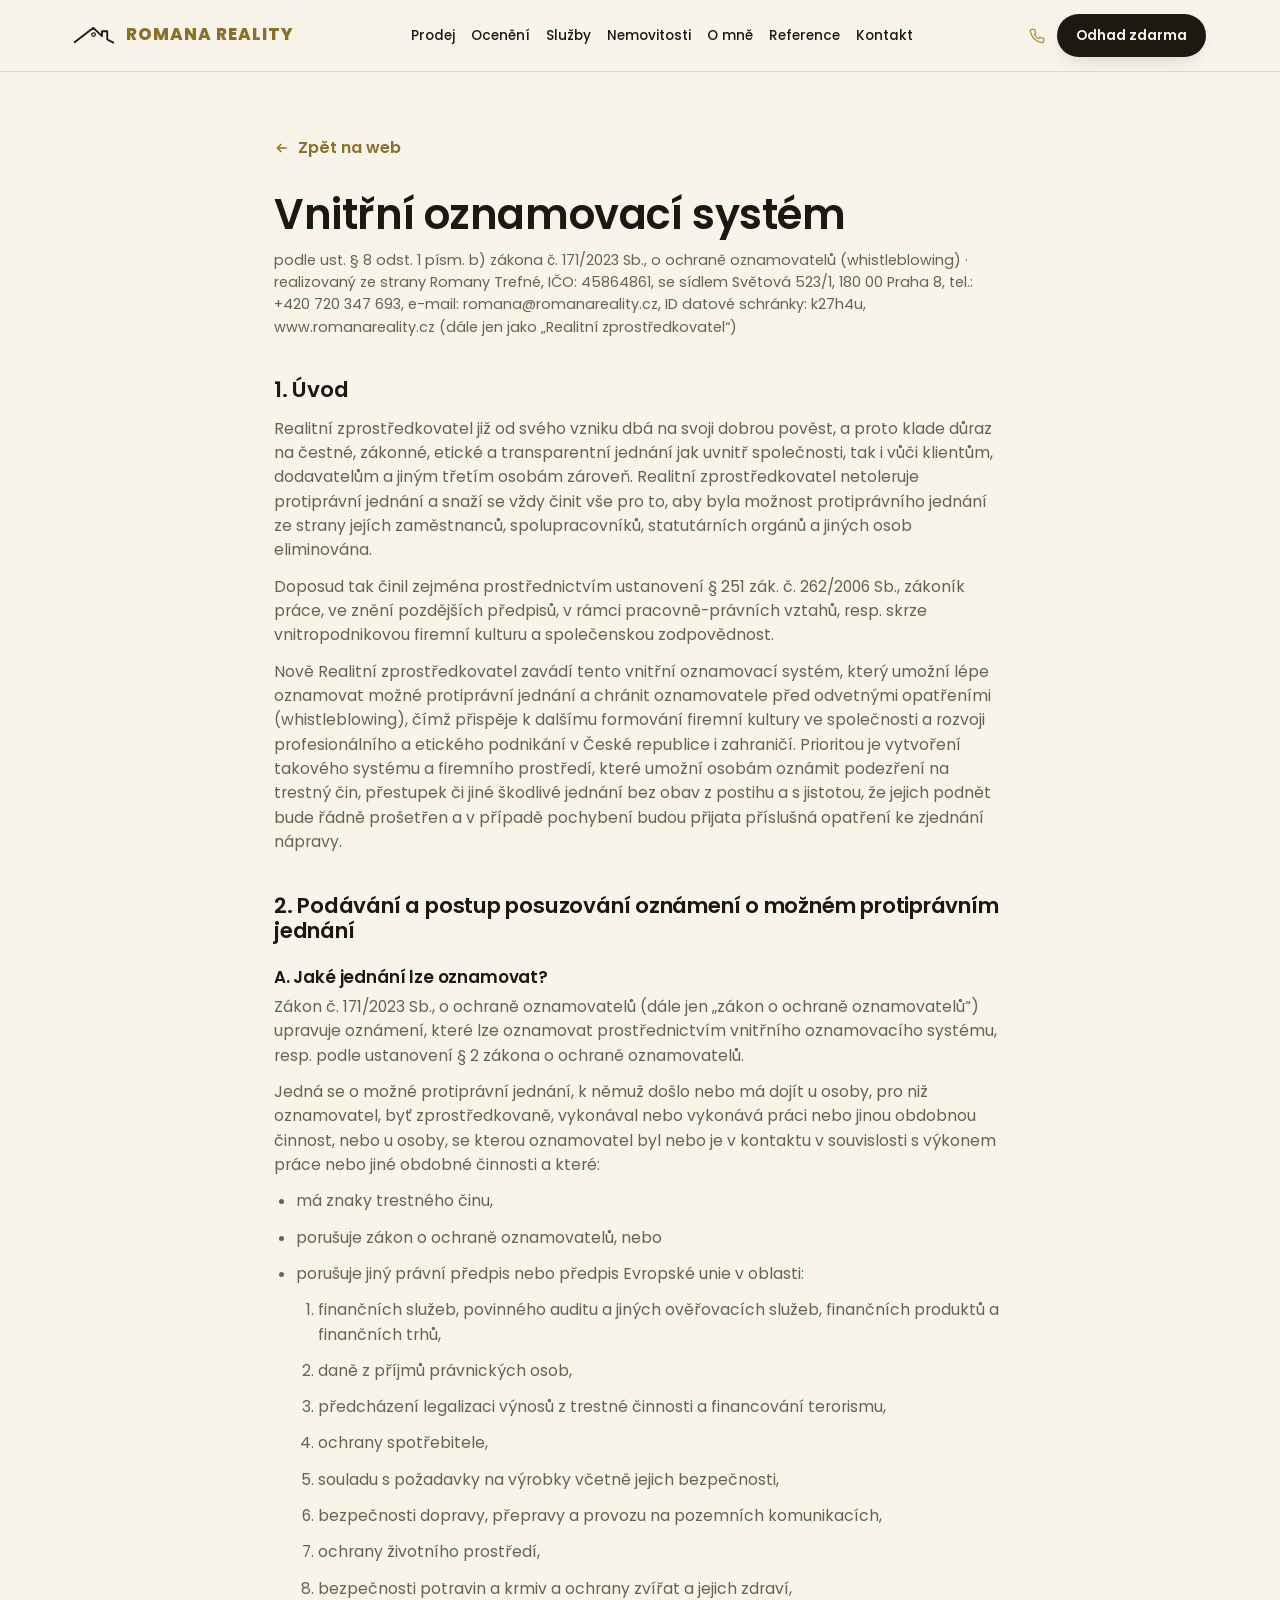
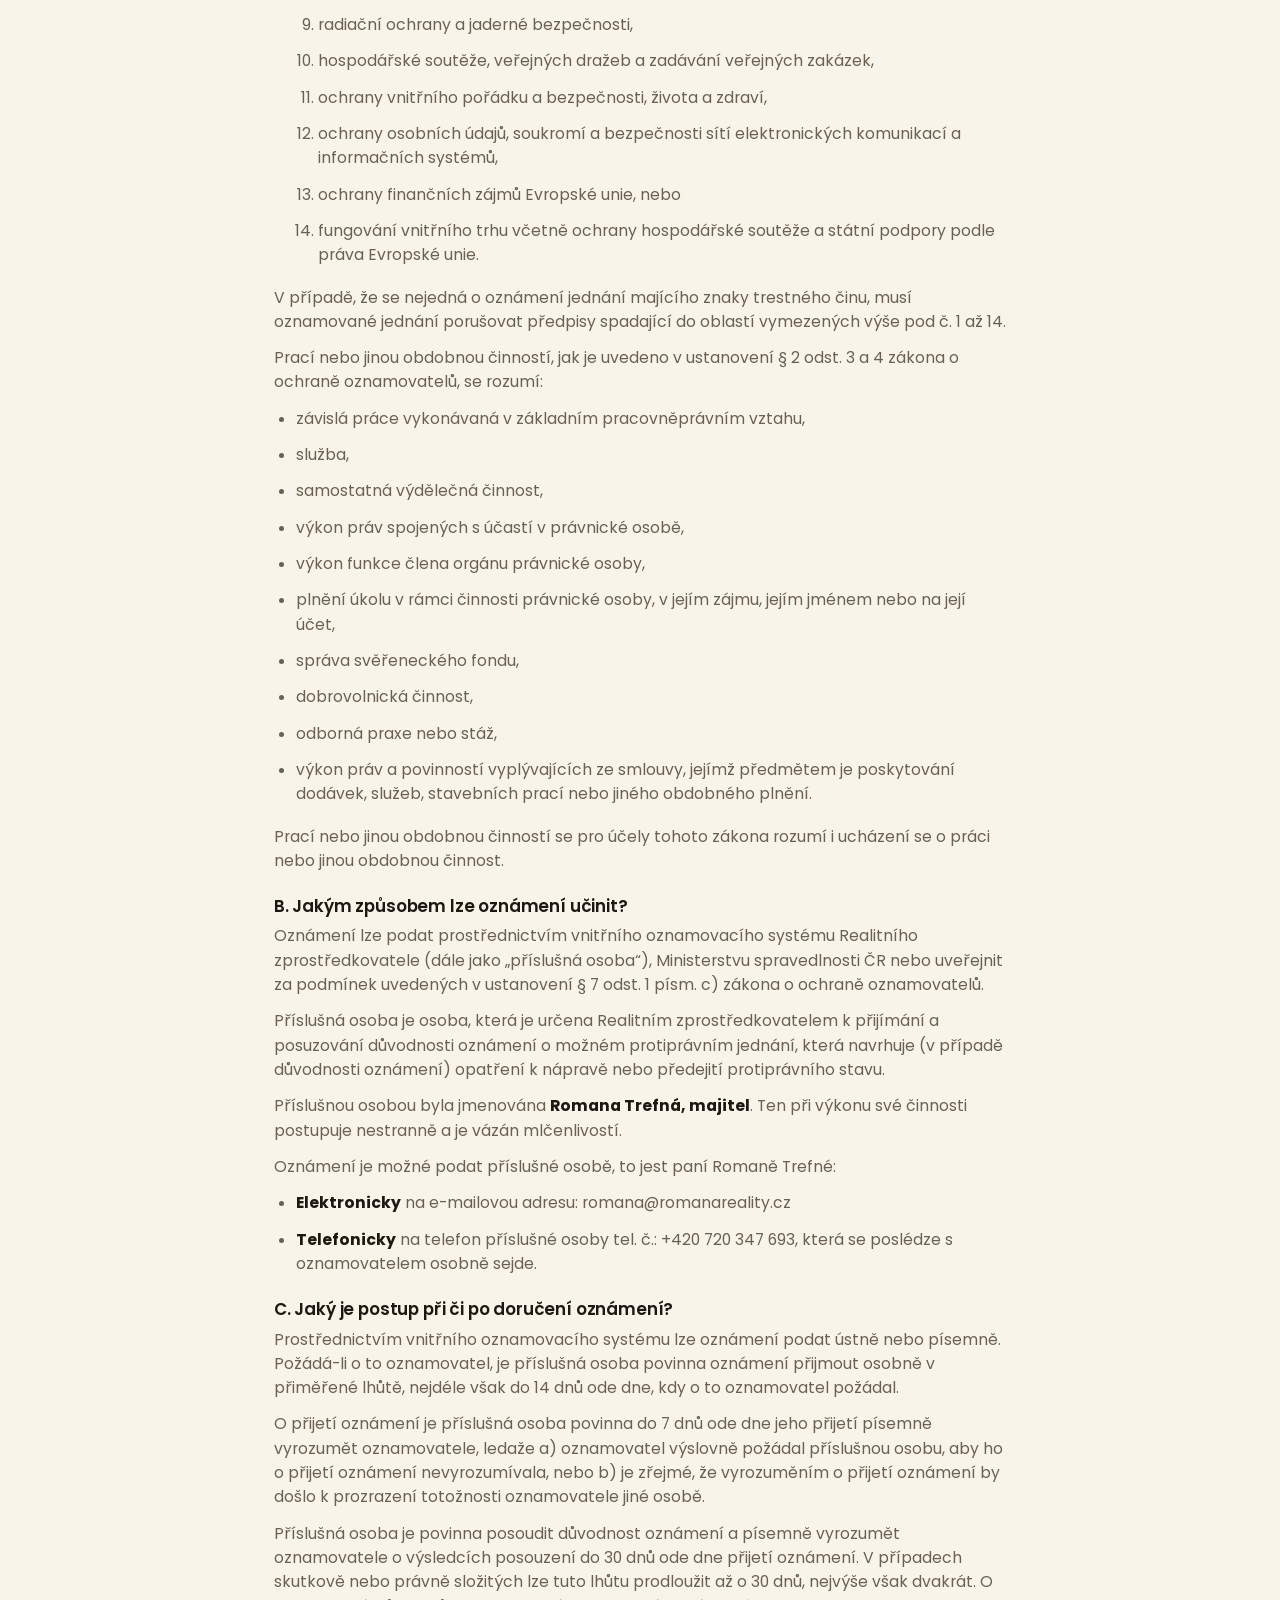
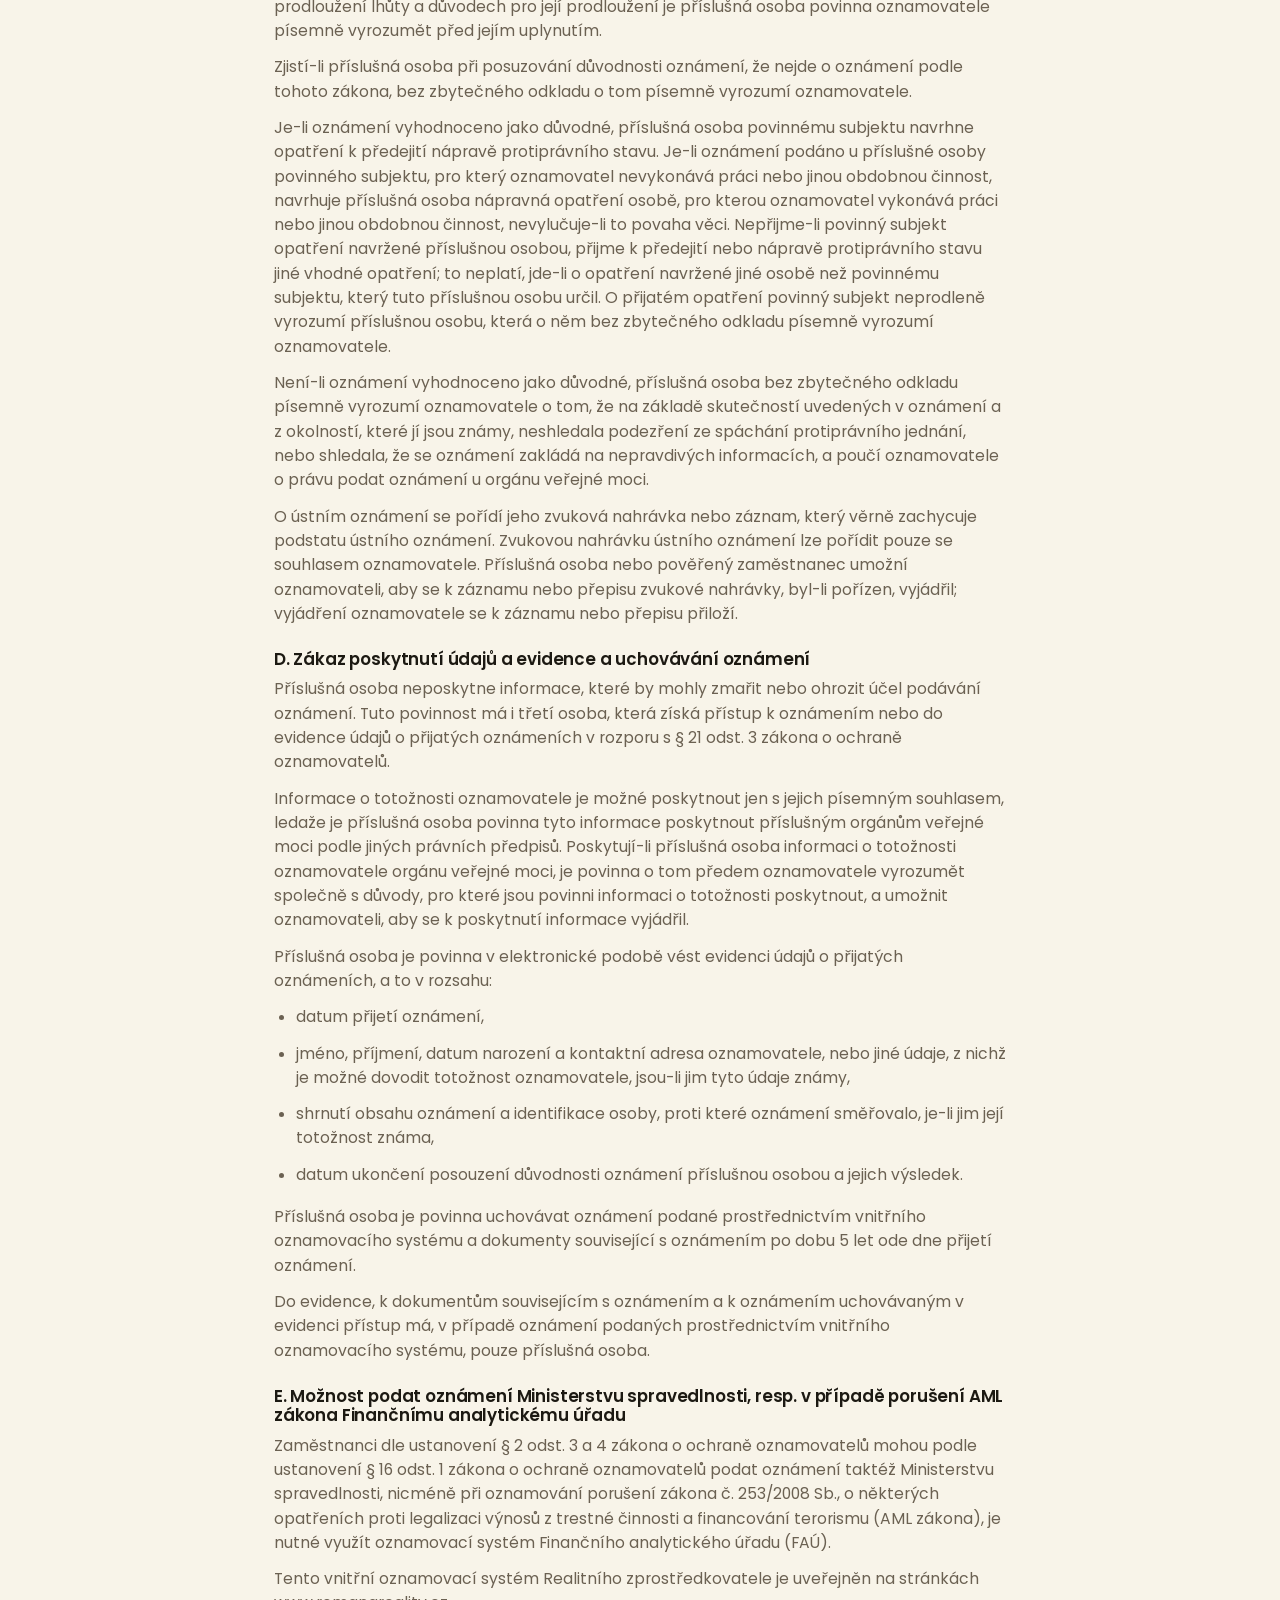
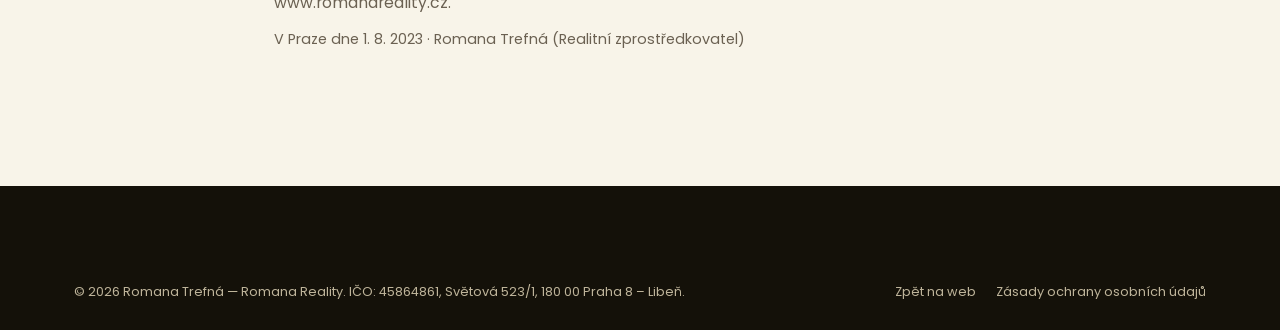
<file: whistleblowing.html>
<!doctype html>
<html lang="cs">
<head>
<meta charset="UTF-8" />
<meta name="viewport" content="width=device-width, initial-scale=1" />
<title>Vnitřní oznamovací systém (whistleblowing) | Romana Reality</title>
<meta name="description" content="Vnitřní oznamovací systém Romany Trefné dle § 8 odst. 1 písm. b) zákona č. 171/2023 Sb., o ochraně oznamovatelů – jak a kde podat oznámení o možném protiprávním jednání." />
<meta name="robots" content="index, follow" />
<link rel="canonical" href="https://www.romanareality.cz/whistleblowing.html" />
<link rel="preconnect" href="https://fonts.googleapis.com" />
<link rel="preconnect" href="https://fonts.gstatic.com" crossorigin />
<link href="https://fonts.googleapis.com/css2?family=Poppins:ital,wght@0,300;0,400;0,500;0,600;0,700;0,800;0,900;1,500&display=swap" rel="stylesheet" />
<link rel="stylesheet" href="css/style.css" />
<link rel="icon" href="data:image/svg+xml,%3Csvg xmlns='http://www.w3.org/2000/svg' viewBox='0 0 64 64'%3E%3Crect width='64' height='64' rx='14' fill='%23f8f4e9'/%3E%3Cpath d='M8 42 L32 13 L44 27 L44 19 L52 19 L52 34 L59 41' stroke='%23b0913f' stroke-width='5' fill='none' stroke-linecap='round' stroke-linejoin='round'/%3E%3Ccircle cx='32' cy='20' r='3.5' stroke='%23b0913f' stroke-width='3' fill='none'/%3E%3C/svg%3E" />
</head>
<body>

<header class="site-header">
  <div class="container">
    <a href="index.html" class="brand">
      <svg class="brand__icon" viewBox="0 0 130 55" fill="none" xmlns="http://www.w3.org/2000/svg" aria-hidden="true">
        <path d="M2 48 L63 1 L91 28 L91 12 L108 12 L108 39 L128 49" stroke="currentColor" stroke-width="6" stroke-linecap="round" stroke-linejoin="round"/>
        <circle cx="63.5" cy="23" r="6" stroke="currentColor" stroke-width="4"/>
      </svg>
      <span>
        <span class="brand__name">Romana Reality</span>
        <span class="brand__tag">20 let na realitním trhu</span>
      </span>
    </a>
    <nav class="main-nav" id="mainNav" aria-label="Hlavní navigace">
      <a href="index.html#prodej">Prodej</a>
      <a href="index.html#oceneni">Ocenění</a>
      <a href="index.html#sluzby">Služby</a>
      <a href="index.html#nemovitosti">Nemovitosti</a>
      <a href="index.html#o-mne">O mně</a>
      <a href="index.html#reference">Reference</a>
      <a href="index.html#kontakt">Kontakt</a>
    </nav>
    <div class="header-actions">
      <a class="header-phone" href="tel:+420720347693">
        <svg width="16" height="16" viewBox="0 0 24 24" fill="none" stroke="currentColor" stroke-width="2"><path d="M22 16.9v3a2 2 0 0 1-2.2 2 19.8 19.8 0 0 1-8.6-3.1 19.5 19.5 0 0 1-6-6A19.8 19.8 0 0 1 2.1 4.2 2 2 0 0 1 4.1 2h3a2 2 0 0 1 2 1.7c.1.9.3 1.8.6 2.7a2 2 0 0 1-.5 2.1L8 9.7a16 16 0 0 0 6.3 6.3l1.2-1.2a2 2 0 0 1 2.1-.5c.9.3 1.8.5 2.7.6a2 2 0 0 1 1.7 2Z"/></svg>
        <span>+420 720 347 693</span>
      </a>
      <a class="btn btn--primary btn--sm" href="index.html#oceneni">Odhad zdarma</a>
      <button class="nav-toggle" id="navToggle" aria-label="Otevřít menu" aria-expanded="false" aria-controls="mainNav">
        <span></span><span></span><span></span>
      </button>
    </div>
  </div>
</header>

<main class="legal-page">
  <div class="container">
    <a class="back-link" href="index.html">
      <svg width="16" height="16" viewBox="0 0 24 24" fill="none" stroke="currentColor" stroke-width="2"><path d="M19 12H5M11 18l-6-6 6-6"/></svg>
      Zpět na web
    </a>

    <h1>Vnitřní oznamovací systém</h1>
    <span class="updated">podle ust. § 8 odst. 1 písm. b) zákona č. 171/2023 Sb., o ochraně oznamovatelů (whistleblowing) &middot; realizovaný ze strany Romany Trefné, IČO: 45864861, se sídlem Světová 523/1, 180 00 Praha 8, tel.: +420 720 347 693, e-mail: <a href="mailto:romana@romanareality.cz">romana@romanareality.cz</a>, ID datové schránky: k27h4u, www.romanareality.cz (dále jen jako &bdquo;Realitní zprostředkovatel&ldquo;)</span>

    <h2>1. Úvod</h2>
    <p>Realitní zprostředkovatel již od svého vzniku dbá na svoji dobrou pověst, a proto klade důraz na čestné, zákonné, etické a transparentní jednání jak uvnitř společnosti, tak i vůči klientům, dodavatelům a jiným třetím osobám zároveň. Realitní zprostředkovatel netoleruje protiprávní jednání a snaží se vždy činit vše pro to, aby byla možnost protiprávního jednání ze strany jejích zaměstnanců, spolupracovníků, statutárních orgánů a jiných osob eliminována.</p>
    <p>Doposud tak činil zejména prostřednictvím ustanovení § 251 zák. č. 262/2006 Sb., zákoník práce, ve znění pozdějších předpisů, v rámci pracovně-právních vztahů, resp. skrze vnitropodnikovou firemní kulturu a společenskou zodpovědnost.</p>
    <p>Nově Realitní zprostředkovatel zavádí tento vnitřní oznamovací systém, který umožní lépe oznamovat možné protiprávní jednání a chránit oznamovatele před odvetnými opatřeními (whistleblowing), čímž přispěje k dalšímu formování firemní kultury ve společnosti a rozvoji profesionálního a etického podnikání v České republice i zahraničí. Prioritou je vytvoření takového systému a firemního prostředí, které umožní osobám oznámit podezření na trestný čin, přestupek či jiné škodlivé jednání bez obav z postihu a s jistotou, že jejich podnět bude řádně prošetřen a v případě pochybení budou přijata příslušná opatření ke zjednání nápravy.</p>

    <h2>2. Podávání a postup posuzování oznámení o možném protiprávním jednání</h2>

    <h3>A. Jaké jednání lze oznamovat?</h3>
    <p>Zákon č. 171/2023 Sb., o ochraně oznamovatelů (dále jen &bdquo;zákon o ochraně oznamovatelů&ldquo;) upravuje oznámení, které lze oznamovat prostřednictvím vnitřního oznamovacího systému, resp. podle ustanovení § 2 zákona o ochraně oznamovatelů.</p>
    <p>Jedná se o možné protiprávní jednání, k němuž došlo nebo má dojít u osoby, pro niž oznamovatel, byť zprostředkovaně, vykonával nebo vykonává práci nebo jinou obdobnou činnost, nebo u osoby, se kterou oznamovatel byl nebo je v kontaktu v souvislosti s výkonem práce nebo jiné obdobné činnosti a které:</p>
    <ul>
      <li>má znaky trestného činu,</li>
      <li>porušuje zákon o ochraně oznamovatelů, nebo</li>
      <li>porušuje jiný právní předpis nebo předpis Evropské unie v oblasti:
        <ol>
          <li>finančních služeb, povinného auditu a jiných ověřovacích služeb, finančních produktů a finančních trhů,</li>
          <li>daně z příjmů právnických osob,</li>
          <li>předcházení legalizaci výnosů z trestné činnosti a financování terorismu,</li>
          <li>ochrany spotřebitele,</li>
          <li>souladu s požadavky na výrobky včetně jejich bezpečnosti,</li>
          <li>bezpečnosti dopravy, přepravy a provozu na pozemních komunikacích,</li>
          <li>ochrany životního prostředí,</li>
          <li>bezpečnosti potravin a krmiv a ochrany zvířat a jejich zdraví,</li>
          <li>radiační ochrany a jaderné bezpečnosti,</li>
          <li>hospodářské soutěže, veřejných dražeb a zadávání veřejných zakázek,</li>
          <li>ochrany vnitřního pořádku a bezpečnosti, života a zdraví,</li>
          <li>ochrany osobních údajů, soukromí a bezpečnosti sítí elektronických komunikací a informačních systémů,</li>
          <li>ochrany finančních zájmů Evropské unie, nebo</li>
          <li>fungování vnitřního trhu včetně ochrany hospodářské soutěže a státní podpory podle práva Evropské unie.</li>
        </ol>
      </li>
    </ul>
    <p>V případě, že se nejedná o oznámení jednání majícího znaky trestného činu, musí oznamované jednání porušovat předpisy spadající do oblastí vymezených výše pod č. 1 až 14.</p>
    <p>Prací nebo jinou obdobnou činností, jak je uvedeno v ustanovení § 2 odst. 3 a 4 zákona o ochraně oznamovatelů, se rozumí:</p>
    <ul>
      <li>závislá práce vykonávaná v základním pracovněprávním vztahu,</li>
      <li>služba,</li>
      <li>samostatná výdělečná činnost,</li>
      <li>výkon práv spojených s účastí v právnické osobě,</li>
      <li>výkon funkce člena orgánu právnické osoby,</li>
      <li>plnění úkolu v rámci činnosti právnické osoby, v jejím zájmu, jejím jménem nebo na její účet,</li>
      <li>správa svěřeneckého fondu,</li>
      <li>dobrovolnická činnost,</li>
      <li>odborná praxe nebo stáž,</li>
      <li>výkon práv a povinností vyplývajících ze smlouvy, jejímž předmětem je poskytování dodávek, služeb, stavebních prací nebo jiného obdobného plnění.</li>
    </ul>
    <p>Prací nebo jinou obdobnou činností se pro účely tohoto zákona rozumí i ucházení se o práci nebo jinou obdobnou činnost.</p>

    <h3>B. Jakým způsobem lze oznámení učinit?</h3>
    <p>Oznámení lze podat prostřednictvím vnitřního oznamovacího systému Realitního zprostředkovatele (dále jako &bdquo;příslušná osoba&ldquo;), Ministerstvu spravedlnosti ČR nebo uveřejnit za podmínek uvedených v ustanovení § 7 odst. 1 písm. c) zákona o ochraně oznamovatelů.</p>
    <p>Příslušná osoba je osoba, která je určena Realitním zprostředkovatelem k přijímání a posuzování důvodnosti oznámení o možném protiprávním jednání, která navrhuje (v případě důvodnosti oznámení) opatření k nápravě nebo předejití protiprávního stavu.</p>
    <p>Příslušnou osobou byla jmenována <strong>Romana Trefná, majitel</strong>. Ten při výkonu své činnosti postupuje nestranně a je vázán mlčenlivostí.</p>
    <p>Oznámení je možné podat příslušné osobě, to jest paní Romaně Trefné:</p>
    <ul>
      <li><strong>Elektronicky</strong> na e-mailovou adresu: <a href="mailto:romana@romanareality.cz">romana@romanareality.cz</a></li>
      <li><strong>Telefonicky</strong> na telefon příslušné osoby tel. č.: <a href="tel:+420720347693">+420 720 347 693</a>, která se poslédze s oznamovatelem osobně sejde.</li>
    </ul>

    <h3>C. Jaký je postup při či po doručení oznámení?</h3>
    <p>Prostřednictvím vnitřního oznamovacího systému lze oznámení podat ústně nebo písemně. Požádá-li o to oznamovatel, je příslušná osoba povinna oznámení přijmout osobně v přiměřené lhůtě, nejdéle však do 14 dnů ode dne, kdy o to oznamovatel požádal.</p>
    <p>O přijetí oznámení je příslušná osoba povinna do 7 dnů ode dne jeho přijetí písemně vyrozumět oznamovatele, ledaže a) oznamovatel výslovně požádal příslušnou osobu, aby ho o přijetí oznámení nevyrozumívala, nebo b) je zřejmé, že vyrozuměním o přijetí oznámení by došlo k prozrazení totožnosti oznamovatele jiné osobě.</p>
    <p>Příslušná osoba je povinna posoudit důvodnost oznámení a písemně vyrozumět oznamovatele o výsledcích posouzení do 30 dnů ode dne přijetí oznámení. V případech skutkově nebo právně složitých lze tuto lhůtu prodloužit až o 30 dnů, nejvýše však dvakrát. O prodloužení lhůty a důvodech pro její prodloužení je příslušná osoba povinna oznamovatele písemně vyrozumět před jejím uplynutím.</p>
    <p>Zjistí-li příslušná osoba při posuzování důvodnosti oznámení, že nejde o oznámení podle tohoto zákona, bez zbytečného odkladu o tom písemně vyrozumí oznamovatele.</p>
    <p>Je-li oznámení vyhodnoceno jako důvodné, příslušná osoba povinnému subjektu navrhne opatření k předejití nápravě protiprávního stavu. Je-li oznámení podáno u příslušné osoby povinného subjektu, pro který oznamovatel nevykonává práci nebo jinou obdobnou činnost, navrhuje příslušná osoba nápravná opatření osobě, pro kterou oznamovatel vykonává práci nebo jinou obdobnou činnost, nevylučuje-li to povaha věci. Nepřijme-li povinný subjekt opatření navržené příslušnou osobou, přijme k předejití nebo nápravě protiprávního stavu jiné vhodné opatření; to neplatí, jde-li o opatření navržené jiné osobě než povinnému subjektu, který tuto příslušnou osobu určil. O přijatém opatření povinný subjekt neprodleně vyrozumí příslušnou osobu, která o něm bez zbytečného odkladu písemně vyrozumí oznamovatele.</p>
    <p>Není-li oznámení vyhodnoceno jako důvodné, příslušná osoba bez zbytečného odkladu písemně vyrozumí oznamovatele o tom, že na základě skutečností uvedených v oznámení a z okolností, které jí jsou známy, neshledala podezření ze spáchání protiprávního jednání, nebo shledala, že se oznámení zakládá na nepravdivých informacích, a poučí oznamovatele o právu podat oznámení u orgánu veřejné moci.</p>
    <p>O ústním oznámení se pořídí jeho zvuková nahrávka nebo záznam, který věrně zachycuje podstatu ústního oznámení. Zvukovou nahrávku ústního oznámení lze pořídit pouze se souhlasem oznamovatele. Příslušná osoba nebo pověřený zaměstnanec umožní oznamovateli, aby se k záznamu nebo přepisu zvukové nahrávky, byl-li pořízen, vyjádřil; vyjádření oznamovatele se k záznamu nebo přepisu přiloží.</p>

    <h3>D. Zákaz poskytnutí údajů a evidence a uchovávání oznámení</h3>
    <p>Příslušná osoba neposkytne informace, které by mohly zmařit nebo ohrozit účel podávání oznámení. Tuto povinnost má i třetí osoba, která získá přístup k oznámením nebo do evidence údajů o přijatých oznámeních v rozporu s § 21 odst. 3 zákona o ochraně oznamovatelů.</p>
    <p>Informace o totožnosti oznamovatele je možné poskytnout jen s jejich písemným souhlasem, ledaže je příslušná osoba povinna tyto informace poskytnout příslušným orgánům veřejné moci podle jiných právních předpisů. Poskytují-li příslušná osoba informaci o totožnosti oznamovatele orgánu veřejné moci, je povinna o tom předem oznamovatele vyrozumět společně s důvody, pro které jsou povinni informaci o totožnosti poskytnout, a umožnit oznamovateli, aby se k poskytnutí informace vyjádřil.</p>
    <p>Příslušná osoba je povinna v elektronické podobě vést evidenci údajů o přijatých oznámeních, a to v rozsahu:</p>
    <ul>
      <li>datum přijetí oznámení,</li>
      <li>jméno, příjmení, datum narození a kontaktní adresa oznamovatele, nebo jiné údaje, z nichž je možné dovodit totožnost oznamovatele, jsou-li jim tyto údaje známy,</li>
      <li>shrnutí obsahu oznámení a identifikace osoby, proti které oznámení směřovalo, je-li jim její totožnost známa,</li>
      <li>datum ukončení posouzení důvodnosti oznámení příslušnou osobou a jejich výsledek.</li>
    </ul>
    <p>Příslušná osoba je povinna uchovávat oznámení podané prostřednictvím vnitřního oznamovacího systému a dokumenty související s oznámením po dobu 5 let ode dne přijetí oznámení.</p>
    <p>Do evidence, k dokumentům souvisejícím s oznámením a k oznámením uchovávaným v evidenci přístup má, v případě oznámení podaných prostřednictvím vnitřního oznamovacího systému, pouze příslušná osoba.</p>

    <h3>E. Možnost podat oznámení Ministerstvu spravedlnosti, resp. v případě porušení AML zákona Finančnímu analytickému úřadu</h3>
    <p>Zaměstnanci dle ustanovení § 2 odst. 3 a 4 zákona o ochraně oznamovatelů mohou podle ustanovení § 16 odst. 1 zákona o ochraně oznamovatelů podat oznámení taktéž Ministerstvu spravedlnosti, nicméně při oznamování porušení zákona č. 253/2008 Sb., o některých opatřeních proti legalizaci výnosů z trestné činnosti a financování terorismu (AML zákona), je nutné využít oznamovací systém Finančního analytického úřadu (FAÚ).</p>

    <p>Tento vnitřní oznamovací systém Realitního zprostředkovatele je uveřejněn na stránkách www.romanareality.cz.</p>
    <p class="updated">V Praze dne 1. 8. 2023 &middot; Romana Trefná (Realitní zprostředkovatel)</p>
  </div>
</main>

<footer class="site-footer">
  <div class="container">
    <div class="footer-bottom" style="border-top:none;margin-top:0;">
      <span class="footer-bottom__legal">© <span id="year"></span> Romana Trefná — Romana Reality. IČO: 45864861, Světová 523/1, 180 00 Praha 8 – Libeň.</span>
      <div class="footer-bottom__links">
        <a href="index.html">Zpět na web</a>
        <a href="privacy.html">Zásady ochrany osobních údajů</a>
      </div>
    </div>
  </div>
</footer>

<script>document.getElementById("year").textContent = new Date().getFullYear();
document.getElementById("navToggle")?.addEventListener("click", function () {
  var nav = document.getElementById("mainNav");
  var open = nav.classList.toggle("is-open");
  this.setAttribute("aria-expanded", open ? "true" : "false");
});</script>
</body>
</html>
</file>
<file: css/style.css>
/* ==========================================================================
   Romana Reality — design tokens & base styles
   Brand: cream + deep navy + bold terracotta accent (bolder version of the
   original muted palette, same hue family)
   ========================================================================== */

:root {
  /* Backgrounds — matches the client's printed materials (cedule/banner) */
  --cream: #f8f4e9;
  --cream-2: #efe7d2;
  --navy: #141109;
  --navy-2: #1e1a10;
  --navy-3: #2b2416;

  /* Text */
  --ink: #1c1912;
  --ink-soft: #6b6152;
  --on-navy: #f5f1e4;
  --on-navy-soft: #beb49a;

  /* Accent — the client's brand gold, sampled from her print logo */
  --accent: #b0913f;
  --accent-dark: #8a6f2e;
  --accent-light: #d3b876;
  --accent-glow: rgba(176, 145, 63, 0.3);

  /* Structure */
  --border: #e2d7b8;
  --border-dark: #3a3320;
  --radius: 14px;
  --radius-sm: 10px;
  --shadow: 0 20px 45px -20px rgba(20, 17, 9, 0.4);
  --shadow-sm: 0 8px 20px -10px rgba(20, 17, 9, 0.22);

  --font-serif: "Poppins", "Montserrat", -apple-system, BlinkMacSystemFont, "Segoe UI", sans-serif;
  --font-sans: "Poppins", -apple-system, BlinkMacSystemFont, "Segoe UI", sans-serif;

  --container: 1180px;
}

* {
  box-sizing: border-box;
}

html {
  scroll-behavior: smooth;
}

body {
  margin: 0;
  font-family: var(--font-sans);
  color: var(--ink);
  background: var(--cream);
  line-height: 1.55;
  -webkit-font-smoothing: antialiased;
}

img {
  max-width: 100%;
  display: block;
}

a {
  color: inherit;
  text-decoration: none;
}

h1, h2, h3, h4 {
  font-family: var(--font-serif);
  line-height: 1.15;
  margin: 0;
  font-weight: 600;
  letter-spacing: -0.01em;
}

p {
  margin: 0;
}

ul {
  margin: 0;
  padding: 0;
  list-style: none;
}

button {
  font-family: inherit;
  cursor: pointer;
}

.container {
  max-width: var(--container);
  margin: 0 auto;
  padding: 0 24px;
}

.section {
  padding: 96px 0;
}

.section--tight {
  padding: 72px 0;
}

.section--navy {
  background: var(--navy);
  color: var(--on-navy);
}

.section--alt {
  background: var(--cream-2);
}

.eyebrow {
  display: inline-block;
  font-family: var(--font-sans);
  font-size: 0.75rem;
  font-weight: 700;
  letter-spacing: 0.14em;
  text-transform: uppercase;
  color: var(--accent);
  margin-bottom: 14px;
}

.section--navy .eyebrow {
  color: var(--accent-light);
}

h2.section-title {
  font-size: clamp(2rem, 3.2vw, 2.75rem);
  max-width: 720px;
}

.section-lede {
  margin-top: 18px;
  max-width: 620px;
  color: var(--ink-soft);
  font-size: 1.05rem;
}

.section--navy .section-lede {
  color: var(--on-navy-soft);
}

.section-head {
  margin-bottom: 48px;
}

.section-head--split {
  display: flex;
  justify-content: space-between;
  align-items: flex-end;
  gap: 24px;
  flex-wrap: wrap;
}

/* ---------- Buttons ---------- */
.btn {
  display: inline-flex;
  align-items: center;
  gap: 8px;
  padding: 14px 26px;
  border-radius: 999px;
  font-size: 0.95rem;
  font-weight: 600;
  border: 1px solid transparent;
  transition: transform 0.15s ease, box-shadow 0.2s ease, background 0.2s ease, color 0.2s ease;
  white-space: nowrap;
}

.btn:hover {
  transform: translateY(-1px);
}

.btn--primary {
  background: var(--ink);
  color: var(--cream);
  box-shadow: var(--shadow-sm);
}

.btn--primary:hover {
  background: #100c08;
  box-shadow: 0 10px 24px -8px var(--accent-glow);
}

.btn--outline {
  background: transparent;
  border-width: 2px;
  border-color: var(--accent);
  color: var(--ink);
  font-weight: 700;
  padding: 13px 25px;
}

.section--navy .btn--outline {
  color: var(--on-navy);
}

.btn--outline:hover {
  background: var(--accent);
  border-color: var(--accent);
  color: #fff8ee;
}

.section--navy .btn--outline:hover {
  background: var(--accent);
  color: var(--navy);
}

.btn--accent {
  background: var(--accent);
  color: #fff8ee;
  box-shadow: 0 12px 28px -10px var(--accent-glow);
}

.btn--accent:hover {
  background: var(--accent-dark);
}

.btn--sm {
  padding: 10px 18px;
  font-size: 0.85rem;
}

.btn--link {
  background: none;
  border: none;
  padding: 0;
  font-weight: 600;
  color: var(--accent-dark);
  display: inline-flex;
  align-items: center;
  gap: 6px;
}

.btn--link:hover {
  color: var(--accent);
}

/* ---------- Top utility bar ---------- */
.topbar {
  background: var(--navy);
  color: var(--on-navy-soft);
  font-size: 0.8rem;
}

.topbar .container {
  display: flex;
  justify-content: space-between;
  align-items: center;
  padding-top: 9px;
  padding-bottom: 9px;
  gap: 16px;
  flex-wrap: wrap;
}

.topbar__claim {
  font-weight: 600;
  color: var(--on-navy);
}

.topbar__meta {
  display: flex;
  gap: 22px;
  flex-wrap: wrap;
}

.topbar__meta a {
  display: inline-flex;
  align-items: center;
  gap: 6px;
}

.topbar__meta a:hover {
  color: var(--accent-light);
}

/* ---------- Header ---------- */
.site-header {
  background: var(--cream);
  border-bottom: 1px solid var(--border);
  position: sticky;
  top: 0;
  z-index: 50;
}

.site-header .container {
  display: flex;
  align-items: center;
  justify-content: space-between;
  padding-top: 14px;
  padding-bottom: 14px;
  gap: 24px;
}

.brand {
  display: flex;
  align-items: center;
  gap: 12px;
}

.brand__icon {
  width: 40px;
  height: 18px;
  color: var(--ink);
  flex-shrink: 0;
}

.brand__name {
  font-family: var(--font-serif);
  font-weight: 800;
  font-size: 1.05rem;
  line-height: 1.1;
  letter-spacing: 0.06em;
  text-transform: uppercase;
  color: var(--accent-dark);
  white-space: nowrap;
}

.brand__tag {
  display: block;
  font-family: var(--font-sans);
  font-size: 0.63rem;
  letter-spacing: 0.1em;
  color: var(--ink-soft);
  text-transform: uppercase;
  margin-top: 3px;
  white-space: nowrap;
}

.main-nav {
  display: flex;
  gap: 30px;
  flex-shrink: 0;
}

.main-nav a {
  font-size: 0.92rem;
  font-weight: 500;
  color: var(--ink);
  position: relative;
  padding: 4px 0;
  white-space: nowrap;
}

.main-nav a:hover {
  color: var(--accent-dark);
}

.header-actions {
  display: flex;
  align-items: center;
  gap: 20px;
  flex-shrink: 0;
}

.header-phone {
  display: flex;
  align-items: center;
  gap: 8px;
  font-weight: 600;
  font-size: 0.92rem;
  white-space: nowrap;
}

.header-phone svg {
  color: var(--accent);
}

.nav-toggle {
  display: none;
  background: none;
  border: none;
  padding: 6px;
}

@media (max-width: 1320px) {
  .site-header .container {
    gap: 16px;
  }

  .main-nav {
    gap: 16px;
  }

  .main-nav a {
    font-size: 0.85rem;
  }

  .header-actions {
    gap: 12px;
  }

  .brand__tag {
    display: none;
  }

  .header-phone span {
    display: none;
  }
}

.nav-toggle span {
  display: block;
  width: 22px;
  height: 2px;
  background: var(--ink);
  margin: 5px 0;
  transition: 0.2s;
}

/* ---------- Hero ---------- */
.hero {
  position: relative;
  overflow: hidden;
  padding: 72px 0 96px;
  background-image: linear-gradient(100deg, rgba(248, 244, 233, 0.97) 0%, rgba(248, 244, 233, 0.86) 40%, rgba(248, 244, 233, 0.97) 75%), url("../images/hero-texture.jpg");
  background-size: auto 100%, cover;
  background-position: left center, left 30%;
  background-repeat: no-repeat;
}

.hero::before {
  content: "";
  position: absolute;
  top: -120px;
  right: -160px;
  width: 560px;
  height: 560px;
  background: radial-gradient(circle, var(--accent-glow), transparent 70%);
  pointer-events: none;
}

.hero .container {
  display: grid;
  grid-template-columns: 1.05fr 0.95fr;
  gap: 56px;
  align-items: center;
  position: relative;
}

.hero__eyebrow {
  color: var(--accent-dark);
  font-weight: 700;
  letter-spacing: 0.12em;
  text-transform: uppercase;
  font-size: 0.78rem;
  margin-bottom: 18px;
  display: block;
}

.hero h1 {
  font-size: clamp(2.4rem, 4vw, 3.4rem);
}

.hero h1 em {
  font-style: normal;
  color: var(--accent-dark);
  font-weight: 800;
}

.hero__lede {
  margin-top: 22px;
  font-size: 1.08rem;
  color: var(--ink-soft);
  max-width: 520px;
}

.hero__ctas {
  display: flex;
  gap: 14px;
  margin-top: 32px;
  flex-wrap: wrap;
}

.hero__facts {
  margin-top: 40px;
  display: grid;
  grid-template-columns: 1fr 1fr;
  gap: 14px 32px;
  max-width: 460px;
}

.hero__facts li {
  display: flex;
  align-items: center;
  gap: 10px;
  font-size: 0.92rem;
  font-weight: 500;
}

.hero__facts svg {
  color: var(--accent);
  flex-shrink: 0;
}

.hero__media {
  position: relative;
}

.media-placeholder {
  border-radius: var(--radius);
  overflow: hidden;
  box-shadow: var(--shadow);
  position: relative;
}

.media-placeholder img {
  width: 100%;
  height: auto;
  display: block;
  object-fit: cover;
}

.media-placeholder__fallback {
  aspect-ratio: 4/5;
  background: linear-gradient(150deg, #f1c896 0%, var(--accent) 45%, var(--navy-3) 100%);
  display: flex;
  align-items: center;
  justify-content: center;
  color: rgba(255, 255, 255, 0.85);
}

.media-placeholder__caption {
  position: absolute;
  bottom: 12px;
  left: 12px;
  background: rgba(15, 20, 40, 0.72);
  color: #fff;
  font-size: 0.7rem;
  letter-spacing: 0.04em;
  padding: 6px 12px;
  border-radius: 999px;
}

.hero__badge {
  position: absolute;
  left: -20px;
  bottom: -28px;
  background: var(--cream);
  border: 1px solid var(--border);
  border-radius: var(--radius-sm);
  padding: 18px 22px;
  box-shadow: var(--shadow);
  min-width: 200px;
}

.hero__badge .eyebrow {
  font-size: 0.65rem;
  margin-bottom: 6px;
}

.hero__badge strong {
  font-family: var(--font-serif);
  font-size: 1.9rem;
  display: block;
  color: var(--ink);
}

.hero__badge span {
  font-size: 0.78rem;
  color: var(--ink-soft);
}

/* ---------- Card grids ---------- */
.grid {
  display: grid;
  gap: 22px;
}

.grid--3 {
  grid-template-columns: repeat(3, 1fr);
}

.grid--2 {
  grid-template-columns: repeat(2, 1fr);
}

.grid--4 {
  grid-template-columns: repeat(4, 1fr);
}

.card {
  background: var(--cream);
  border: 1px solid var(--border);
  border-radius: var(--radius);
  padding: 30px;
  transition: box-shadow 0.2s ease, transform 0.2s ease, border-color 0.2s ease;
}

.card:hover {
  box-shadow: var(--shadow-sm);
  border-color: var(--accent-light);
  transform: translateY(-2px);
}

.card--cta {
  background: var(--navy);
  color: var(--on-navy);
  display: flex;
  flex-direction: column;
  justify-content: center;
  align-items: flex-start;
  gap: 12px;
}

.card--cta h3 {
  color: var(--on-navy);
}

.icon-badge {
  width: 46px;
  height: 46px;
  border-radius: 50%;
  border: 1px solid var(--border);
  display: flex;
  align-items: center;
  justify-content: center;
  color: var(--accent-dark);
  margin-bottom: 18px;
}

.service-card {
  position: relative;
}

.service-card__arrow {
  position: absolute;
  top: 28px;
  right: 26px;
  color: var(--ink-soft);
}

.service-card h3 {
  font-size: 1.15rem;
  margin-bottom: 8px;
}

.service-card p {
  color: var(--ink-soft);
  font-size: 0.94rem;
}

.why-card h3 {
  font-size: 1.1rem;
  margin: 4px 0 8px;
}

.why-card p {
  color: var(--ink-soft);
  font-size: 0.94rem;
}

/* ---------- About ---------- */
.about {
  display: grid;
  grid-template-columns: 0.85fr 1.15fr;
  gap: 60px;
  align-items: center;
}

.about h2 {
  font-size: clamp(1.9rem, 3vw, 2.5rem);
}

.about p {
  color: var(--ink-soft);
  margin-top: 18px;
  max-width: 540px;
}

.about .btn {
  margin-top: 26px;
}

/* ---------- Valuation / oceneni ---------- */
.valuation {
  display: grid;
  grid-template-columns: 0.85fr 1.15fr;
  gap: 56px;
  align-items: flex-start;
}

.valuation h2 {
  font-size: clamp(1.9rem, 3vw, 2.5rem);
}

.valuation p.lede {
  color: var(--ink-soft);
  margin-top: 18px;
  max-width: 460px;
}

.valuation__points {
  margin-top: 22px;
  display: grid;
  gap: 10px;
  color: var(--ink-soft);
  font-size: 0.94rem;
}

.valuation__points li::before {
  content: "·";
  color: var(--accent);
  margin-right: 8px;
  font-weight: 700;
}

.wizard {
  background: var(--cream);
  border: 1px solid var(--border);
  border-radius: var(--radius);
  padding: 32px;
  box-shadow: var(--shadow-sm);
}

.wizard__head {
  display: flex;
  justify-content: space-between;
  align-items: baseline;
  font-size: 0.8rem;
  color: var(--ink-soft);
  font-weight: 600;
  letter-spacing: 0.04em;
  text-transform: uppercase;
}

.wizard__progress {
  height: 4px;
  background: var(--border);
  border-radius: 999px;
  margin: 14px 0 26px;
  overflow: hidden;
}

.wizard__progress-bar {
  height: 100%;
  width: 20%;
  background: var(--ink);
  border-radius: 999px;
  transition: width 0.25s ease;
}

.wizard__question {
  font-size: 1.05rem;
  font-weight: 600;
  margin-bottom: 16px;
}

.wizard__options {
  display: grid;
  grid-template-columns: repeat(3, 1fr);
  gap: 12px;
}

.wizard__options.wizard__options--2 {
  grid-template-columns: repeat(2, 1fr);
}

.option-btn {
  border: 1px solid var(--border);
  background: transparent;
  border-radius: var(--radius-sm);
  padding: 16px 12px;
  text-align: center;
  font-size: 0.92rem;
  font-family: var(--font-serif);
  transition: border-color 0.15s, background 0.15s;
}

.option-btn:hover {
  border-color: var(--accent);
}

.option-btn.is-selected {
  border-color: var(--accent);
  background: rgba(224, 101, 31, 0.08);
  color: var(--accent-dark);
}

.wizard__params {
  display: none;
}

.wizard__params.is-active {
  display: grid;
  grid-template-columns: 1fr 1fr;
  gap: 0 16px;
}

.wizard__field {
  margin-bottom: 16px;
}

.wizard__field label {
  display: block;
  font-size: 0.85rem;
  color: var(--ink-soft);
  margin-bottom: 6px;
}

.wizard__field input,
.wizard__field select {
  width: 100%;
  padding: 12px 14px;
  border-radius: var(--radius-sm);
  border: 1px solid var(--border);
  background: #fff;
  font-family: inherit;
  font-size: 0.95rem;
}

.wizard__field input:focus,
.wizard__field select:focus,
.option-btn:focus-visible {
  outline: 2px solid var(--accent);
  outline-offset: 1px;
}

.wizard__nav {
  display: flex;
  justify-content: space-between;
  align-items: center;
  margin-top: 24px;
}

.wizard__step {
  display: none;
}

.wizard__step.is-active {
  display: block;
}

.wizard__success {
  text-align: center;
  padding: 20px 0;
}

.wizard__success h3 {
  font-size: 1.3rem;
  margin-bottom: 10px;
}

.wizard__success p {
  color: var(--ink-soft);
}

/* ---------- Process steps (dark) ---------- */
.process-head {
  display: grid;
  grid-template-columns: 1fr 1fr;
  gap: 40px;
  align-items: end;
  margin-bottom: 48px;
}

.process-head h2 {
  color: var(--on-navy);
  font-size: clamp(2rem, 3.2vw, 2.75rem);
}

.process-head p {
  color: var(--on-navy-soft);
}

.steps {
  display: grid;
  grid-template-columns: repeat(4, 1fr);
  border: 1px solid var(--border-dark);
  border-radius: var(--radius);
  overflow: hidden;
}

.step {
  padding: 34px 28px;
  border-right: 1px solid var(--border-dark);
  border-bottom: 1px solid var(--border-dark);
}

.step:nth-child(4n) {
  border-right: none;
}

.step:nth-child(n+5) {
  border-bottom: none;
}

.step__num {
  font-family: var(--font-serif);
  color: var(--accent-light);
  font-size: 1.1rem;
  margin-bottom: 14px;
}

.step h3 {
  color: var(--on-navy);
  font-size: 1.05rem;
  margin-bottom: 8px;
}

.step p {
  color: var(--on-navy-soft);
  font-size: 0.88rem;
}

/* ---------- Listings ---------- */
.listing-card {
  display: block;
  border-radius: var(--radius);
  overflow: hidden;
  border: 1px solid var(--border);
  background: #fff;
  transition: box-shadow 0.2s ease, transform 0.2s ease, border-color 0.2s ease;
}

.listing-card:hover {
  box-shadow: var(--shadow-sm);
  border-color: var(--accent-light);
  transform: translateY(-2px);
}

.listing-card__media {
  position: relative;
  aspect-ratio: 4/3;
}

.listing-card__media .media-placeholder__fallback {
  aspect-ratio: auto;
  height: 100%;
}

.listing-card__media img {
  width: 100%;
  height: 100%;
  object-fit: cover;
  display: block;
}

.listing-tag {
  position: absolute;
  top: 14px;
  left: 14px;
  font-size: 0.7rem;
  font-weight: 700;
  letter-spacing: 0.04em;
  text-transform: uppercase;
  padding: 6px 12px;
  border-radius: 999px;
  background: var(--accent);
  color: #fff;
}

.listing-tag.is-reserved {
  background: var(--navy);
}

.listing-card__map {
  position: relative;
  aspect-ratio: 4/3;
  background: var(--cream-2);
}

.listing-card__map iframe {
  width: 100%;
  height: 100%;
  border: 0;
  display: block;
}

.listing-card__map .listing-tag {
  left: auto;
  right: 14px;
}

.listing-card__maplink {
  position: absolute;
  top: 14px;
  left: 14px;
  z-index: 1;
  display: inline-flex;
  align-items: center;
  gap: 5px;
  background: rgba(255, 255, 255, 0.95);
  color: var(--ink);
  font-size: 0.75rem;
  font-weight: 600;
  padding: 6px 12px;
  border-radius: 999px;
  box-shadow: var(--shadow-sm);
}

.listing-card__maplink:hover {
  color: var(--accent-dark);
}

.listing-card__body {
  padding: 20px 22px 24px;
}

.listing-card__loc {
  font-size: 0.82rem;
  color: var(--ink-soft);
  margin-bottom: 6px;
}

.listing-card__title {
  font-size: 1.1rem;
  margin-bottom: 10px;
}

.listing-card__desc {
  font-size: 0.86rem;
  color: var(--ink-soft);
  margin-bottom: 14px;
}

.listing-card__meta {
  display: flex;
  justify-content: space-between;
  font-size: 0.85rem;
  color: var(--ink-soft);
  border-top: 1px solid var(--border);
  padding-top: 12px;
}

/* ---------- Testimonials ---------- */
.testimonial-feature {
  background: var(--cream);
  border: 1px solid var(--border);
  border-radius: var(--radius);
  padding: 44px;
  margin-bottom: 26px;
}

.testimonial-feature blockquote {
  font-family: var(--font-serif);
  font-size: 1.4rem;
  line-height: 1.4;
  margin: 0 0 20px;
}

.testimonial-feature__quote-mark {
  color: var(--accent);
  font-family: var(--font-serif);
  font-size: 2.4rem;
  line-height: 1;
  display: block;
  margin-bottom: 6px;
}

.testimonial-feature cite {
  font-style: normal;
  color: var(--ink-soft);
  font-size: 0.9rem;
}

.testimonial-controls {
  display: flex;
  align-items: center;
  gap: 10px;
  margin-top: 22px;
}

.carousel-btn {
  width: 38px;
  height: 38px;
  border-radius: 50%;
  border: 1px solid var(--border);
  background: transparent;
  display: flex;
  align-items: center;
  justify-content: center;
}

.carousel-btn:hover {
  border-color: var(--accent);
  color: var(--accent-dark);
}

.testimonial-counter {
  font-size: 0.85rem;
  color: var(--ink-soft);
}

.testimonial-card {
  position: relative;
  border: 1px solid var(--border);
  border-radius: var(--radius);
  padding: 26px;
  background: var(--cream);
}

.testimonial-card__avatar {
  position: absolute;
  top: 22px;
  right: 22px;
  width: 34px;
  height: 34px;
  border-radius: 50%;
  background: var(--navy);
  color: var(--accent-light);
  display: flex;
  align-items: center;
  justify-content: center;
}

.testimonial-card .testimonial-feature__quote-mark {
  font-size: 1.6rem;
  margin-bottom: 4px;
}

.testimonial-card p {
  font-size: 0.94rem;
  margin-bottom: 14px;
}

.testimonial-card cite {
  display: block;
  font-style: normal;
  font-size: 0.82rem;
  color: var(--ink-soft);
  margin-bottom: 10px;
}

/* ---------- Consultation / kontakt ---------- */
.consult {
  display: grid;
  grid-template-columns: 1fr 1fr;
  gap: 48px;
  align-items: flex-start;
}

.consult h2 {
  font-size: clamp(1.9rem, 3vw, 2.5rem);
}

.consult p.lede {
  color: var(--ink-soft);
  margin-top: 16px;
  max-width: 420px;
}

.contact-option {
  display: flex;
  align-items: center;
  gap: 16px;
  border: 1px solid var(--border);
  border-radius: var(--radius);
  padding: 20px 22px;
  margin-top: 16px;
  transition: border-color 0.2s;
}

.contact-option:hover {
  border-color: var(--accent);
}

.contact-option .icon-badge {
  margin-bottom: 0;
}

.contact-option strong {
  display: block;
  font-size: 0.98rem;
}

.contact-option span {
  color: var(--ink-soft);
  font-size: 0.88rem;
}

.booking-card {
  border: 1px solid var(--border);
  border-radius: var(--radius);
  overflow: hidden;
}

.booking-card__head {
  display: flex;
  align-items: center;
  gap: 10px;
  padding: 18px 24px;
  border-bottom: 1px solid var(--border);
  font-weight: 600;
}

.booking-card__body {
  padding: 60px 40px;
  text-align: center;
}

.booking-card__body p {
  color: var(--ink-soft);
  margin-bottom: 22px;
}

/* ---------- FAQ ---------- */
.faq {
  display: grid;
  grid-template-columns: 0.9fr 1.1fr;
  gap: 56px;
}

.faq h2 {
  font-size: clamp(1.9rem, 3vw, 2.5rem);
}

.faq p.lede {
  color: var(--ink-soft);
  margin-top: 16px;
  max-width: 380px;
}

.faq-item {
  border-bottom: 1px solid var(--border);
}

.faq-item__q {
  width: 100%;
  background: none;
  border: none;
  display: flex;
  justify-content: space-between;
  align-items: center;
  padding: 20px 0;
  text-align: left;
  font-family: var(--font-serif);
  font-size: 1.02rem;
}

.faq-item__q svg {
  transition: transform 0.2s ease;
  flex-shrink: 0;
  margin-left: 16px;
  color: var(--accent-dark);
}

.faq-item.is-open .faq-item__q svg {
  transform: rotate(180deg);
}

.faq-item__a {
  max-height: 0;
  overflow: hidden;
  transition: max-height 0.25s ease;
}

.faq-item__a p {
  padding-bottom: 20px;
  color: var(--ink-soft);
  font-size: 0.95rem;
  max-width: 620px;
}

/* ---------- Final CTA ---------- */
.final-cta .container {
  display: grid;
  grid-template-columns: 1.3fr 1fr;
  gap: 32px;
  align-items: center;
}

.final-cta h2 {
  color: var(--on-navy);
  font-size: clamp(1.9rem, 3vw, 2.6rem);
  max-width: 620px;
}

.final-cta__actions {
  display: flex;
  flex-direction: column;
  gap: 14px;
  align-items: flex-start;
}

.final-cta__call {
  display: flex;
  align-items: center;
  gap: 8px;
  color: var(--on-navy);
  font-weight: 600;
}

.final-cta__call svg {
  color: var(--accent-light);
}

/* ---------- Footer ---------- */
.site-footer {
  background: var(--navy);
  color: var(--on-navy-soft);
  padding: 72px 0 28px;
}

.footer-grid {
  display: grid;
  grid-template-columns: 1.4fr 1fr 1fr;
  gap: 40px;
}

.footer-grid .brand__name {
  color: var(--accent-light);
}

.footer-grid .brand__tag {
  color: var(--on-navy-soft);
}

.footer-grid .brand__icon {
  color: var(--accent-light);
}

.footer-about {
  margin-top: 18px;
  max-width: 340px;
  font-size: 0.9rem;
}

.footer-col h4 {
  font-family: var(--font-sans);
  font-size: 0.75rem;
  letter-spacing: 0.12em;
  text-transform: uppercase;
  color: var(--on-navy);
  margin-bottom: 18px;
}

.footer-col li {
  margin-bottom: 12px;
  font-size: 0.9rem;
}

.footer-col a:hover {
  color: var(--accent-light);
}

.footer-bottom {
  border-top: 1px solid var(--border-dark);
  margin-top: 56px;
  padding-top: 24px;
  display: flex;
  justify-content: space-between;
  align-items: center;
  gap: 16px;
  flex-wrap: wrap;
  font-size: 0.8rem;
}

.footer-bottom__legal {
  color: var(--on-navy-soft);
}

.footer-bottom__links {
  display: flex;
  gap: 20px;
  flex-wrap: wrap;
}

.footer-bottom__links a:hover,
.footer-bottom__links button:hover {
  color: var(--accent-light);
}

.footer-bottom__links button {
  background: none;
  border: none;
  color: inherit;
  font-size: 0.8rem;
  padding: 0;
}

/* ---------- Cookie banner ---------- */
.cookie-banner {
  position: fixed;
  bottom: 18px;
  left: 18px;
  right: 18px;
  max-width: 640px;
  margin: 0 auto;
  background: var(--navy);
  color: var(--on-navy);
  border-radius: var(--radius);
  box-shadow: var(--shadow);
  padding: 22px 26px;
  display: flex;
  gap: 18px;
  align-items: center;
  flex-wrap: wrap;
  z-index: 100;
  transition: transform 0.3s ease, opacity 0.3s ease;
}

.cookie-banner[hidden] {
  display: none;
}

.cookie-banner p {
  font-size: 0.86rem;
  color: var(--on-navy-soft);
  flex: 1 1 280px;
}

.cookie-banner__actions {
  display: flex;
  gap: 10px;
  flex-wrap: wrap;
}

.legal-page {
  padding: 64px 0 96px;
}

.legal-page .container {
  max-width: 780px;
}

.legal-page h1 {
  font-size: clamp(2rem, 3.5vw, 2.6rem);
  margin-bottom: 10px;
}

.legal-page .updated {
  color: var(--ink-soft);
  font-size: 0.9rem;
  margin-bottom: 40px;
  display: block;
}

.legal-page h2 {
  font-size: 1.35rem;
  margin-top: 40px;
  margin-bottom: 14px;
}

.legal-page h3 {
  font-size: 1.05rem;
  margin-top: 24px;
  margin-bottom: 8px;
}

.legal-page p,
.legal-page li {
  color: var(--ink-soft);
  font-size: 0.98rem;
  margin-bottom: 12px;
}

.legal-page ul,
.legal-page ol {
  margin: 12px 0 18px;
  padding-left: 22px;
}

.legal-page ul {
  list-style: disc;
}

.legal-page ol {
  list-style: decimal;
}

.legal-page strong {
  color: var(--ink);
}

.back-link {
  display: flex;
  width: fit-content;
  align-items: center;
  gap: 8px;
  margin-bottom: 30px;
  font-weight: 600;
  color: var(--accent-dark);
}

/* ---------- Responsive ---------- */
@media (max-width: 980px) {
  .hero .container,
  .about,
  .valuation,
  .consult,
  .faq {
    grid-template-columns: 1fr;
  }

  .hero__media {
    order: -1;
  }

  .process-head {
    grid-template-columns: 1fr;
  }

  .steps {
    grid-template-columns: repeat(2, 1fr);
  }

  .step:nth-child(4n) {
    border-right: 1px solid var(--border-dark);
  }

  .step:nth-child(2n) {
    border-right: none;
  }

  .grid--3,
  .grid--4 {
    grid-template-columns: repeat(2, 1fr);
  }

  .final-cta .container {
    grid-template-columns: 1fr;
  }

  .footer-grid {
    grid-template-columns: 1fr 1fr;
  }
}

@media (max-width: 720px) {
  .site-header .container {
    position: relative;
    flex-wrap: wrap;
  }

  .main-nav {
    position: absolute;
    top: 100%;
    left: 0;
    right: 0;
    background: var(--cream);
    border-bottom: 1px solid var(--border);
    flex-direction: column;
    padding: 18px 24px 24px;
    gap: 16px;
    display: none;
    box-shadow: var(--shadow-sm);
  }

  .brand__name {
    font-size: 1.05rem;
  }

  .main-nav.is-open {
    display: flex;
  }

  .nav-toggle {
    display: block;
  }

  .header-phone span {
    display: none;
  }

  .grid--3,
  .grid--4,
  .grid--2 {
    grid-template-columns: 1fr;
  }

  .steps {
    grid-template-columns: 1fr;
  }

  .step {
    border-right: none !important;
  }

  .wizard__options {
    grid-template-columns: repeat(2, 1fr);
  }

  .wizard__params.is-active {
    grid-template-columns: 1fr;
  }

  .hero__facts {
    grid-template-columns: 1fr;
  }

  .footer-grid {
    grid-template-columns: 1fr;
  }

  .section {
    padding: 64px 0;
  }

  .hero__badge {
    position: static;
    margin-top: -40px;
  }
}
</file>
<file: css/property.css>
/* ---------- Property detail page ---------- */
.property-main {
  padding: 44px 0 96px;
}

.property-title {
  font-size: clamp(1.8rem, 3.2vw, 2.5rem);
  max-width: 780px;
}

.property-badges {
  display: flex;
  flex-wrap: wrap;
  gap: 14px;
  margin: 22px 0;
}

.property-badge {
  display: inline-flex;
  align-items: center;
  gap: 9px;
  padding: 12px 20px;
  border-radius: 999px;
  font-weight: 700;
  font-size: 1rem;
}

.property-badge--price {
  background: var(--ink);
  color: var(--cream);
}

.property-badge--status {
  background: #2f8a4b;
  color: #fff;
}

.property-top {
  display: grid;
  grid-template-columns: 1fr 1fr;
  gap: 32px;
  align-items: start;
  margin-bottom: 36px;
}

.property-map {
  position: relative;
  aspect-ratio: 16/9;
  border-radius: var(--radius);
  overflow: hidden;
  box-shadow: var(--shadow-sm);
}

.property-map iframe {
  width: 100%;
  height: 100%;
  border: 0;
  display: block;
}

.property-map .listing-card__maplink {
  top: 12px;
  left: 12px;
}

.property-divider {
  border: none;
  border-top: 1px solid var(--border);
  margin: 0 0 44px;
}

.property-content {
  display: grid;
  grid-template-columns: 1.15fr 1fr;
  gap: 48px;
  align-items: start;
}

.property-text p {
  color: var(--ink-soft);
  line-height: 1.75;
  margin-bottom: 20px;
}

.property-text ul {
  margin: 0 0 20px 22px;
  list-style: disc;
  color: var(--ink-soft);
}

.property-text li {
  margin-bottom: 8px;
  line-height: 1.6;
}

.property-photo {
  position: sticky;
  top: 96px;
  border-radius: var(--radius);
  overflow: hidden;
  box-shadow: var(--shadow-sm);
}

.property-photo .media-placeholder__fallback {
  aspect-ratio: 4/5;
}

.property-photo img {
  width: 100%;
  height: auto;
  display: block;
}

.property-energy {
  margin-top: 4px;
  margin-bottom: 20px;
  font-size: 0.88rem;
  color: var(--ink-soft);
  background: var(--cream-2);
  border: 1px solid var(--border);
  padding: 14px 18px;
  border-radius: var(--radius-sm);
}

.property-meta {
  display: flex;
  gap: 36px;
  flex-wrap: wrap;
  margin-top: 8px;
  padding-top: 28px;
  border-top: 1px solid var(--border);
  color: var(--ink);
  font-size: 0.95rem;
  font-weight: 600;
}

.property-meta span {
  display: flex;
  align-items: center;
  gap: 8px;
}

.property-meta svg {
  color: var(--accent);
}

.property-cta {
  margin-top: 48px;
  background: var(--navy);
  color: var(--on-navy);
  border-radius: var(--radius);
  padding: 36px 40px;
  display: flex;
  justify-content: space-between;
  align-items: center;
  flex-wrap: wrap;
  gap: 20px;
}

.property-cta h3 {
  color: var(--on-navy);
  font-size: 1.3rem;
  margin-bottom: 6px;
}

.property-cta p {
  color: var(--on-navy-soft);
  font-size: 0.92rem;
}

.property-cta__actions {
  display: flex;
  gap: 12px;
  flex-wrap: wrap;
}

.property-cta .btn--outline {
  color: var(--on-navy);
}

.property-cta .btn--outline:hover {
  color: var(--navy);
}

@media (max-width: 900px) {
  .property-top,
  .property-content {
    grid-template-columns: 1fr;
  }

  .property-photo {
    position: static;
    order: -1;
  }
}
</file>
